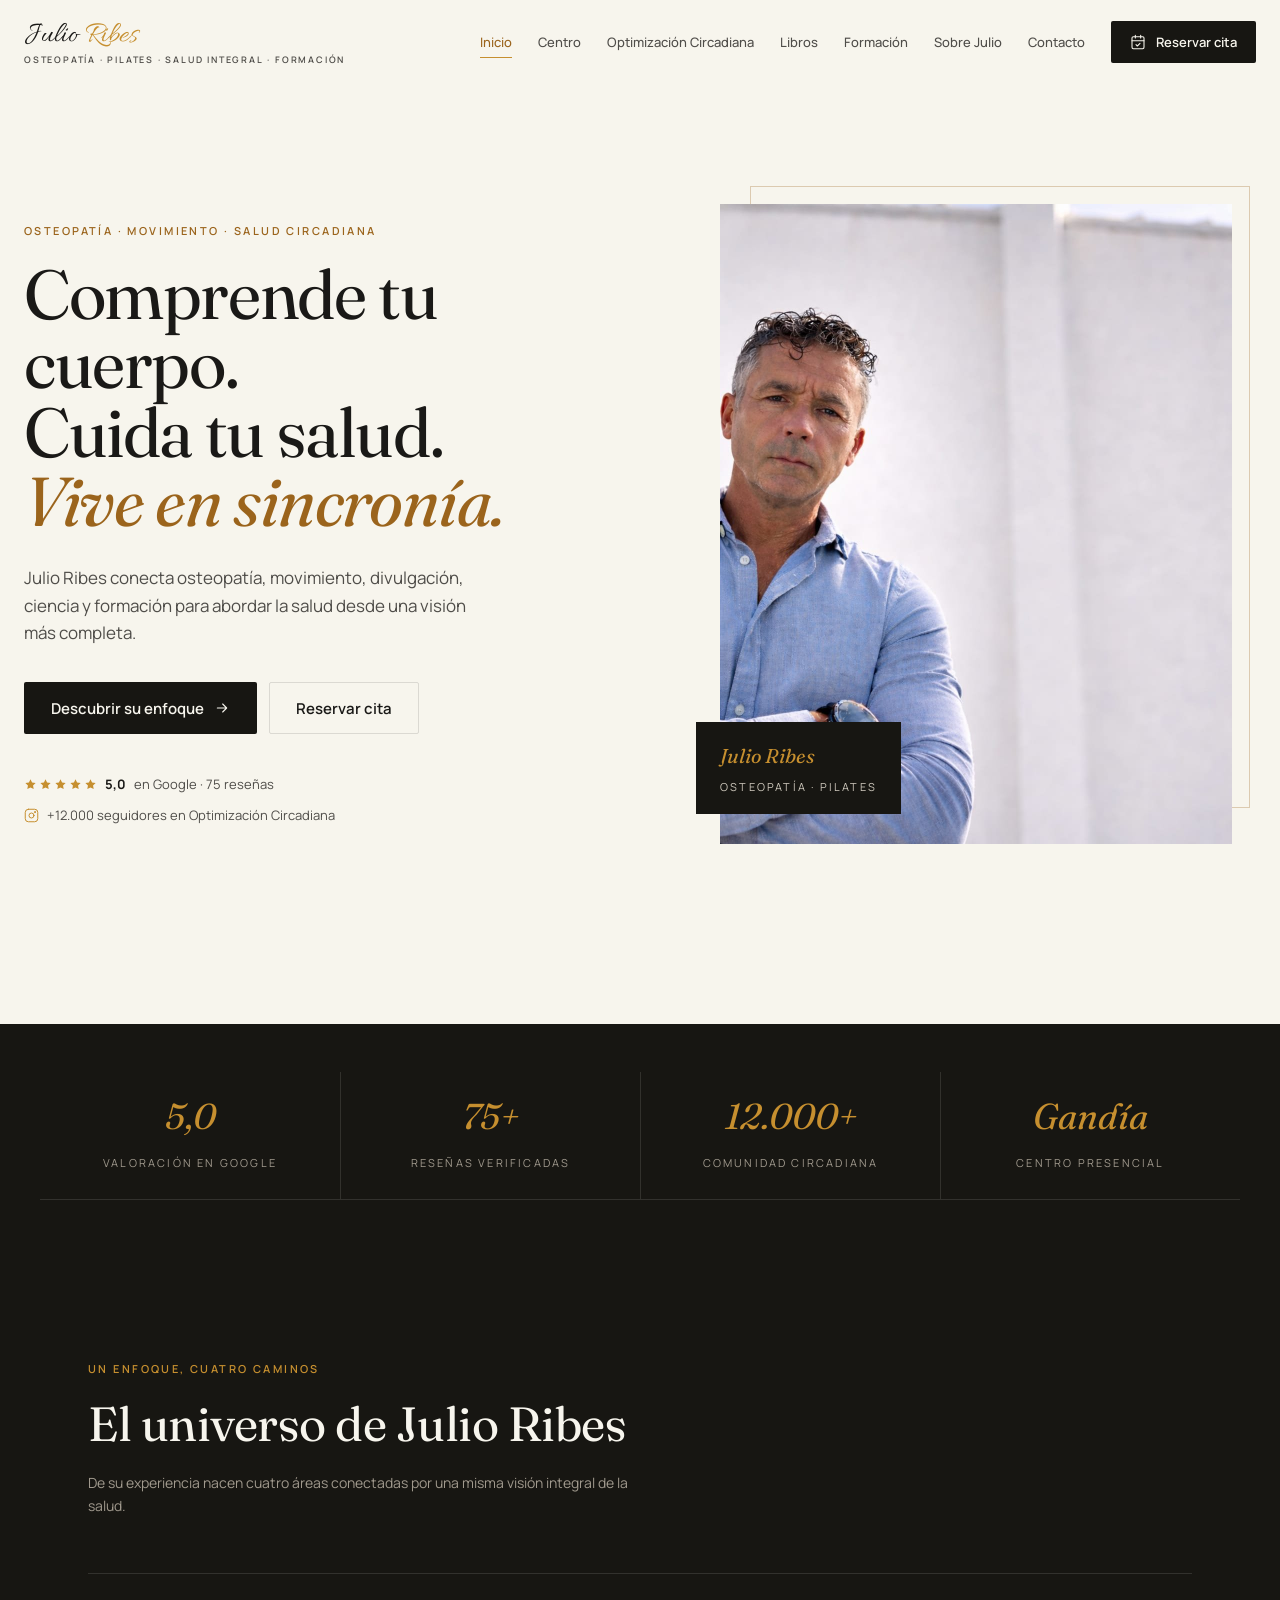
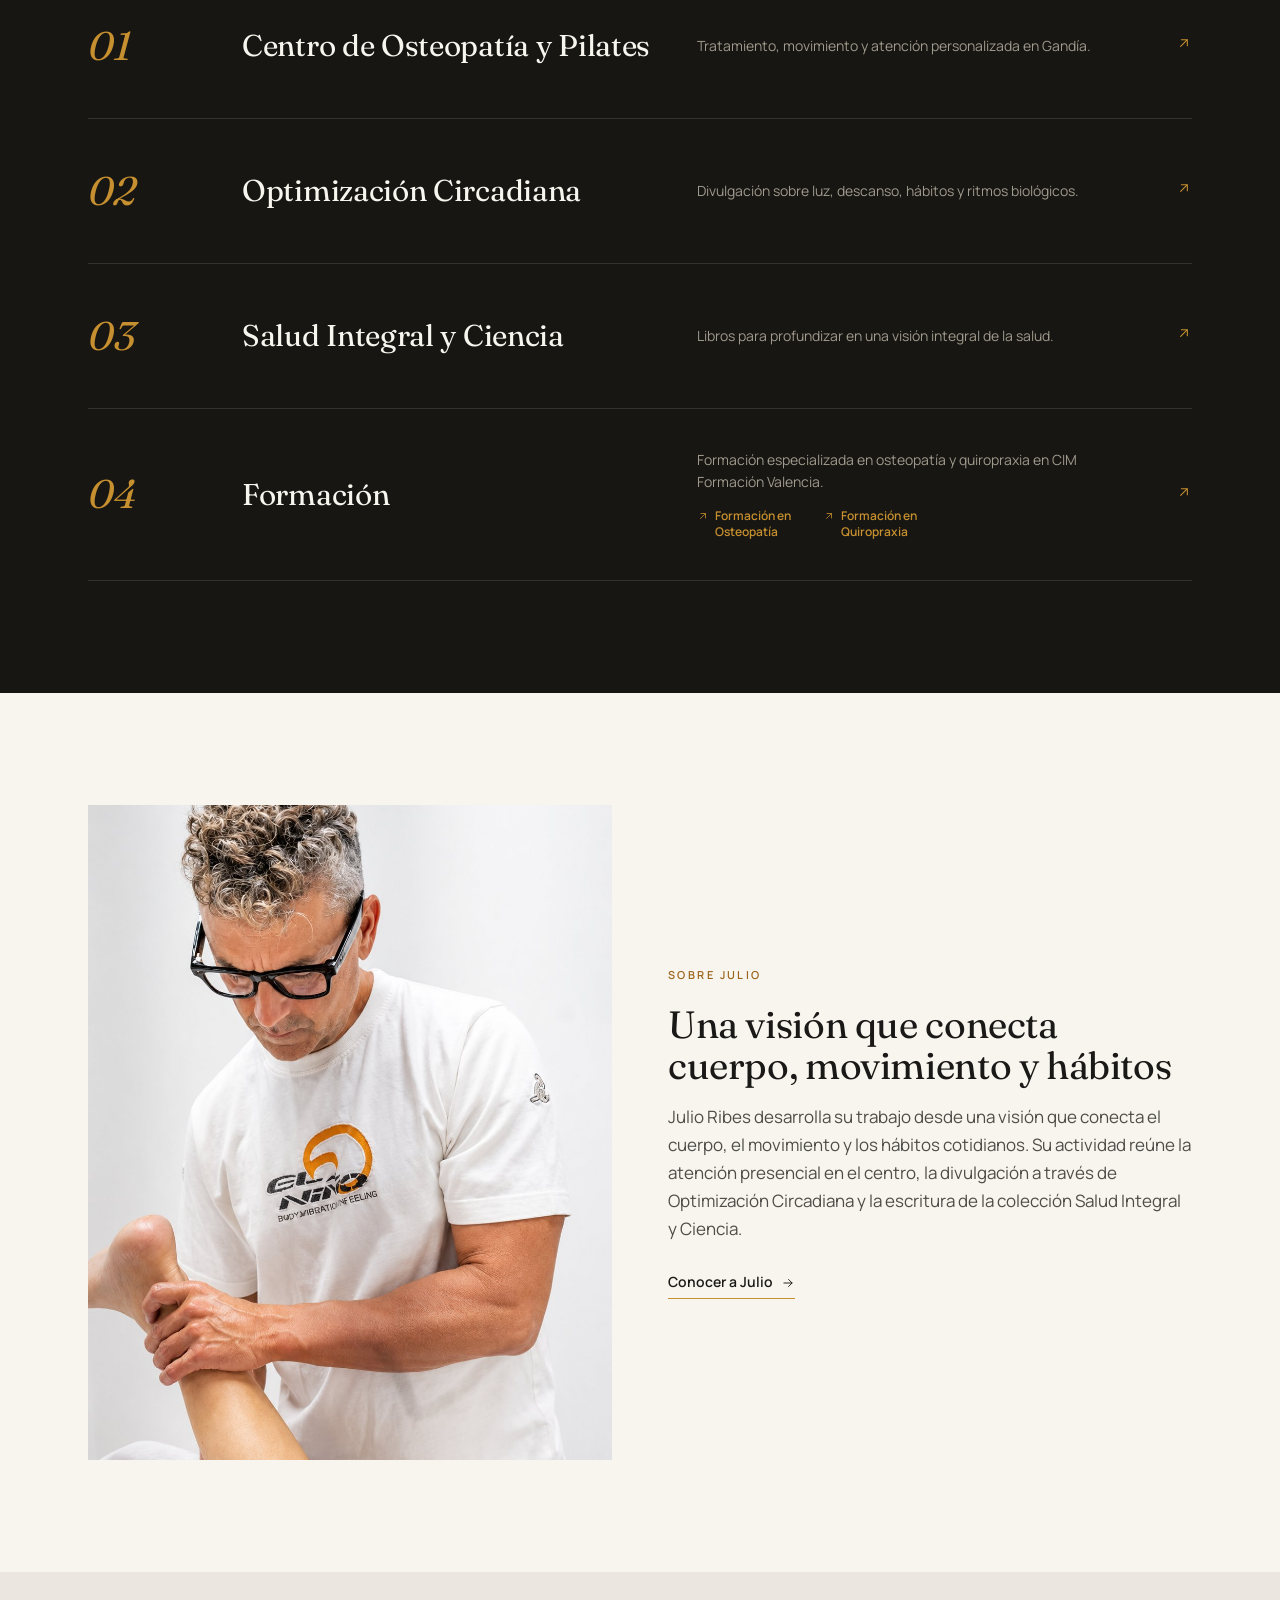
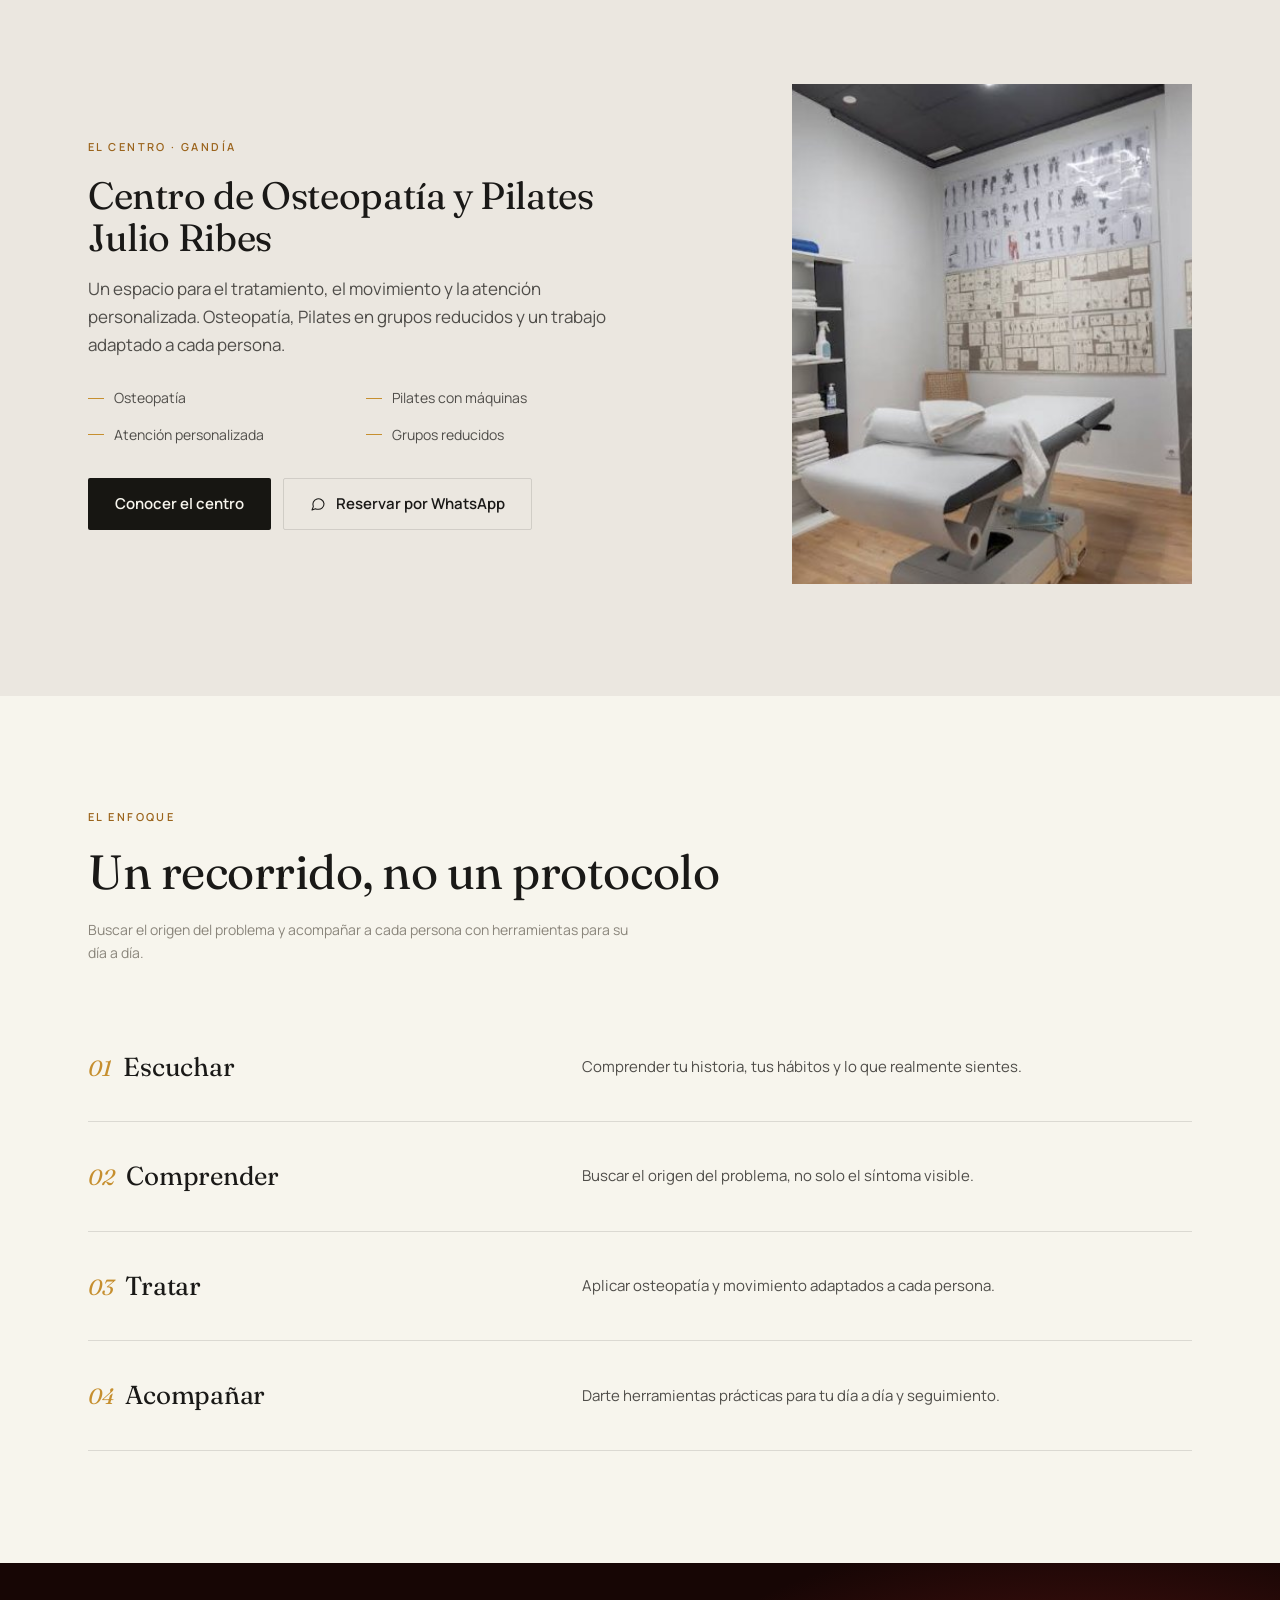
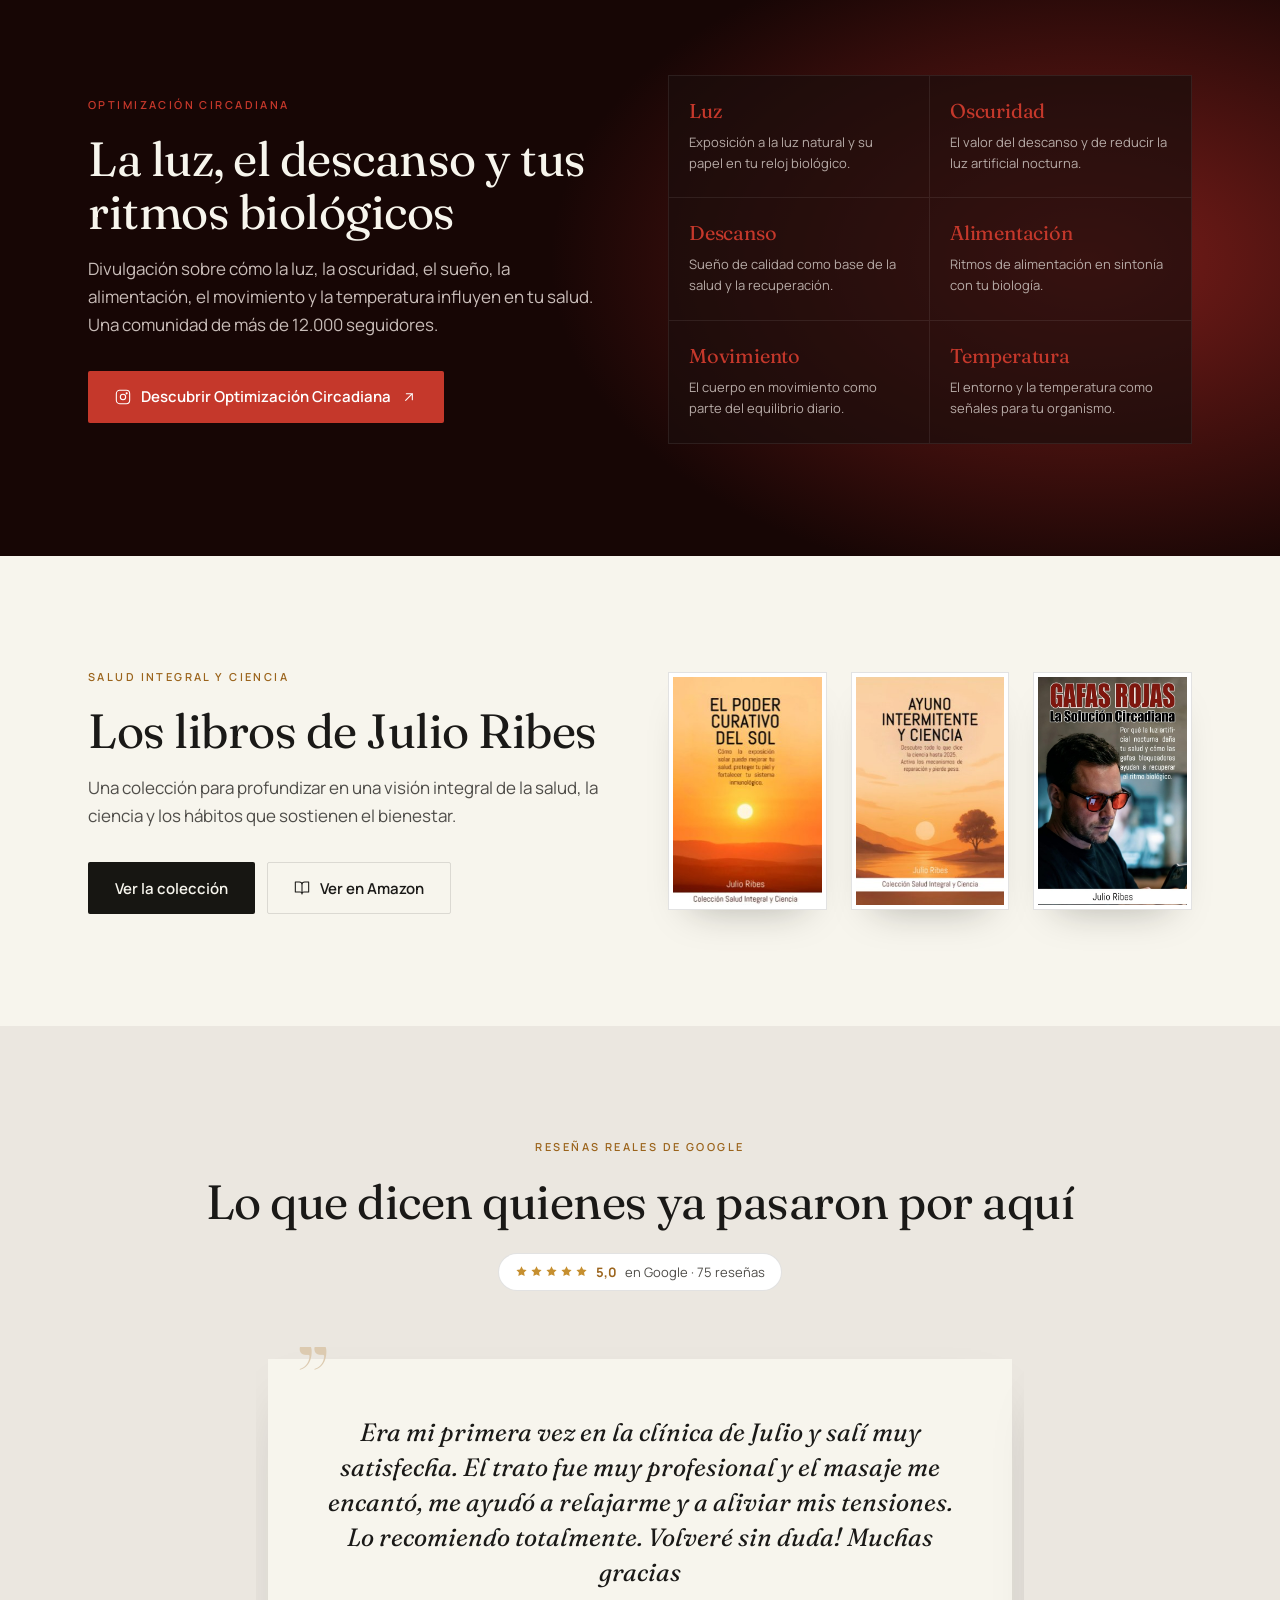
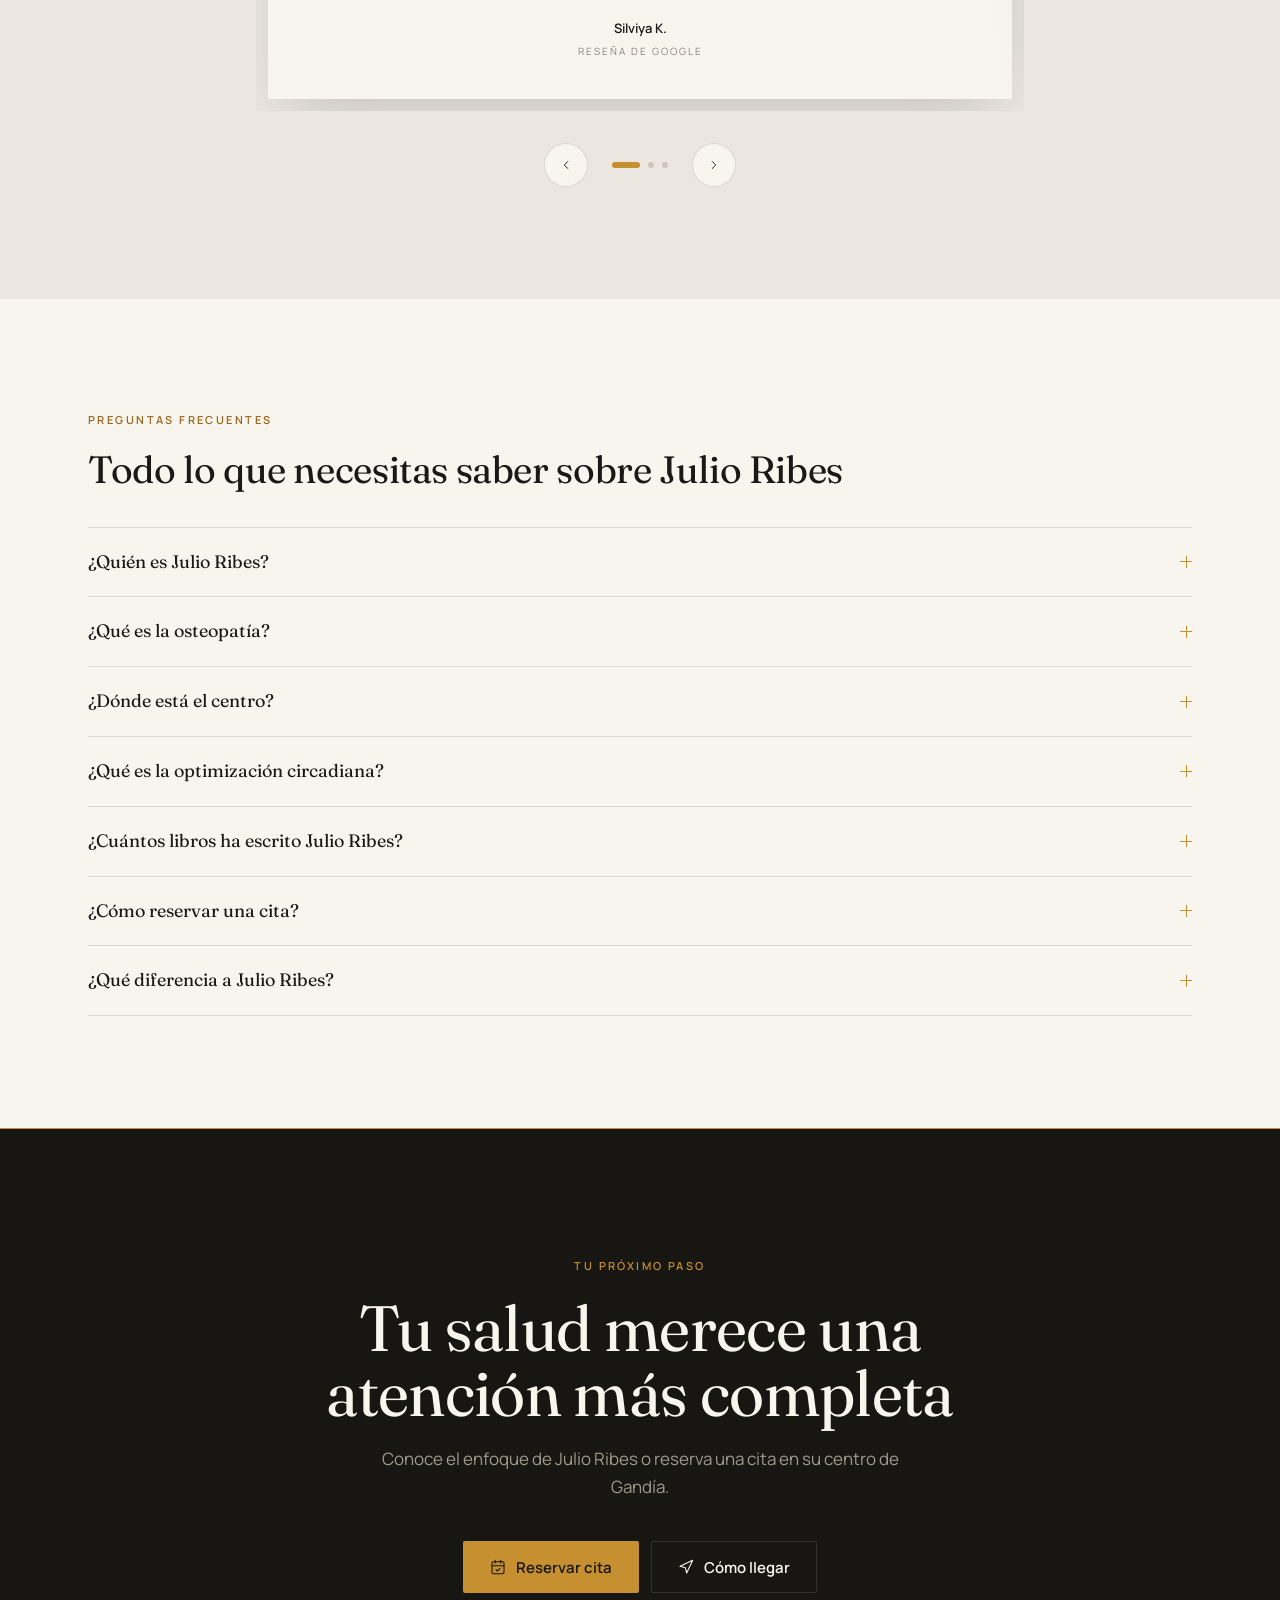
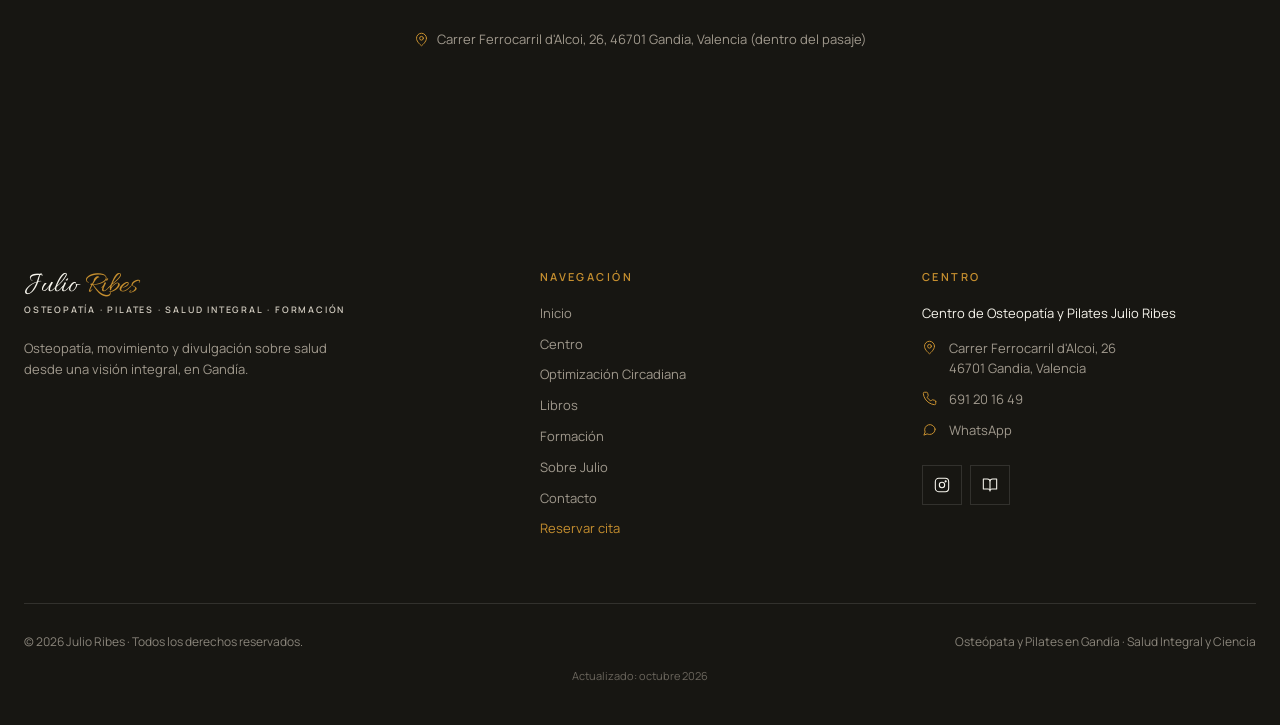
<file: index.html>
<!DOCTYPE html>
<html lang="es">
<head>
  <meta charset="UTF-8">
  <meta name="viewport" content="width=device-width, initial-scale=1.0">
  <title>Julio Ribes · Osteopatía, Pilates, Salud Integral y Formación en Gandía</title>
  <meta name="description" content="Julio Ribes conecta osteopatía, movimiento, divulgación, ciencia y formación para abordar la salud desde una visión más completa. Centro en Gandía.">
  <link rel="canonical" href="https://julioribes.es/">
  <meta property="og:type" content="website">
  <meta property="og:locale" content="es_ES">
  <meta property="og:site_name" content="Julio Ribes">
  <meta property="og:url" content="https://julioribes.es/">
  <meta property="og:title" content="Julio Ribes · Osteopatía, Pilates, Salud Integral y Formación en Gandía">
  <meta property="og:description" content="Julio Ribes conecta osteopatía, movimiento, divulgación, ciencia y formación para abordar la salud desde una visión más completa. Centro en Gandía.">
  <meta property="og:image" content="https://julioribes.es/img/julio/julio-hero.jpg">
  <meta name="twitter:card" content="summary_large_image">
  <meta name="twitter:title" content="Julio Ribes · Osteopatía, Pilates, Salud Integral y Formación en Gandía">
  <meta name="twitter:description" content="Julio Ribes conecta osteopatía, movimiento, divulgación, ciencia y formación para abordar la salud desde una visión más completa. Centro en Gandía.">
  <meta name="twitter:image" content="https://julioribes.es/img/julio/julio-hero.jpg">
  <link rel="icon" href="favicon.ico" sizes="48x48">
  <link rel="icon" type="image/jpeg" href="img/favicon.jpg">
  <link rel="preconnect" href="https://fonts.googleapis.com">
  <link rel="preconnect" href="https://fonts.gstatic.com" crossorigin>
  <link href="https://fonts.googleapis.com/css2?family=Allura&family=Fraunces:ital,opsz,wght@0,9..144,400;1,9..144,400&family=Manrope:wght@400;500;600&display=swap" rel="stylesheet">
  <link rel="stylesheet" href="css/base.css">
  <link rel="stylesheet" href="css/layout.css">
  <link rel="stylesheet" href="css/components.css">
  <link rel="stylesheet" href="css/pages.css">
  <link rel="stylesheet" href="css/responsive.css">
  <script type="application/ld+json">
{
  "@context": "https://schema.org",
  "@graph": [
    {
      "@type": "WebSite",
      "@id": "https://julioribes.es/#website",
      "name": "Julio Ribes",
      "url": "https://julioribes.es/",
      "inLanguage": "es",
      "publisher": {
        "@id": "https://julioribes.es/#julio-ribes"
      }
    },
    {
      "@type": "Person",
      "@id": "https://julioribes.es/#julio-ribes",
      "name": "Julio Ribes",
      "jobTitle": "Osteópata y profesor de Pilates",
      "description": "Osteópata colegiado, profesor de Pilates con máquinas, divulgador en Optimización Circadiana, autor de la colección Salud Integral y Ciencia y docente en CIM Formación Valencia.",
      "url": "https://julioribes.es/sobre-julio.html",
      "image": "https://julioribes.es/img/julio/julio-retrato.jpg",
      "identifier": {
        "@type": "PropertyValue",
        "name": "Número de colegiado",
        "value": "464609988"
      },
      "knowsAbout": [
        "Osteopatía",
        "Pilates",
        "Ritmos circadianos",
        "Salud integral"
      ],
      "worksFor": {
        "@id": "https://julioribes.es/#centro"
      },
      "sameAs": [
        "https://www.instagram.com/optimizacioncircadiana/",
        "https://www.amazon.es/Julio-Ribes/e/B0F91G8CJY",
        "https://share.google/BN2RBKUk3tENMYUAp"
      ]
    },
    {
      "@type": "MedicalBusiness",
      "@id": "https://julioribes.es/#centro",
      "name": "Centro de Osteopatía y Pilates Julio Ribes",
      "url": "https://julioribes.es/centro.html",
      "image": "https://julioribes.es/img/centro/centro-entrada.jpg",
      "telephone": "+34691201649",
      "address": {
        "@type": "PostalAddress",
        "streetAddress": "Carrer Ferrocarril d'Alcoi, 26",
        "addressLocality": "Gandia",
        "addressRegion": "Valencia",
        "postalCode": "46701",
        "addressCountry": "ES"
      },
      "hasMap": "https://www.google.com/maps/search/?api=1&query=Carrer+Ferrocarril+d%27Alcoi+26%2C+46701+Gandia",
      "openingHoursSpecification": [
        {
          "@type": "OpeningHoursSpecification",
          "dayOfWeek": [
            "Monday",
            "Wednesday"
          ],
          "opens": "15:00",
          "closes": "22:00"
        },
        {
          "@type": "OpeningHoursSpecification",
          "dayOfWeek": [
            "Tuesday",
            "Thursday"
          ],
          "opens": "12:00",
          "closes": "17:30"
        }
      ],
      "founder": {
        "@id": "https://julioribes.es/#julio-ribes"
      },
      "employee": {
        "@id": "https://julioribes.es/#julio-ribes"
      },
      "medicalSpecialty": "Osteopathic",
      "aggregateRating": {
        "@type": "AggregateRating",
        "ratingValue": "5.0",
        "bestRating": "5",
        "reviewCount": "75"
      },
      "review": [
        {
          "@type": "Review",
          "author": {
            "@type": "Person",
            "name": "Silviya K."
          },
          "reviewBody": "Era mi primera vez en la clínica de Julio y salí muy satisfecha. El trato fue muy profesional y el masaje me encantó, me ayudó a relajarme y a aliviar mis tensiones. Lo recomiendo totalmente. Volveré sin duda! Muchas gracias",
          "reviewRating": {
            "@type": "Rating",
            "ratingValue": "5",
            "bestRating": "5"
          },
          "itemReviewed": {
            "@id": "https://julioribes.es/#centro"
          },
          "publisher": {
            "@type": "Organization",
            "name": "Google"
          }
        },
        {
          "@type": "Review",
          "author": {
            "@type": "Person",
            "name": "Susana T."
          },
          "reviewBody": "Julio es un gran profesional que encuentra de donde viene el problema para dar la mejor solución. No ha fallado en ninguno de mis diagnósticos y para mi, tanto él como su equipo son los mejores. Recomendable al 100000%",
          "reviewRating": {
            "@type": "Rating",
            "ratingValue": "5",
            "bestRating": "5"
          },
          "itemReviewed": {
            "@id": "https://julioribes.es/#centro"
          },
          "publisher": {
            "@type": "Organization",
            "name": "Google"
          }
        },
        {
          "@type": "Review",
          "author": {
            "@type": "Person",
            "name": "Debora A."
          },
          "reviewBody": "Son muy buenos. Siempre atentos y ofreciendo lo mejor. Cuidándote hasta el último detalle. Son muchos años ya, y estoy encantada. Recomiendo 100% a estos increíbles profesionales.",
          "reviewRating": {
            "@type": "Rating",
            "ratingValue": "5",
            "bestRating": "5"
          },
          "itemReviewed": {
            "@id": "https://julioribes.es/#centro"
          },
          "publisher": {
            "@type": "Organization",
            "name": "Google"
          }
        }
      ],
      "sameAs": [
        "https://www.instagram.com/optimizacioncircadiana/",
        "https://share.google/BN2RBKUk3tENMYUAp"
      ]
    },
    {
      "@type": "Organization",
      "@id": "https://julioribes.es/#optimizacion-circadiana",
      "name": "Optimización Circadiana",
      "url": "https://julioribes.es/optimizacion-circadiana.html",
      "founder": {
        "@id": "https://julioribes.es/#julio-ribes"
      },
      "sameAs": [
        "https://www.instagram.com/optimizacioncircadiana/"
      ]
    },
    {
      "@type": "WebPage",
      "@id": "https://julioribes.es/index.html#webpage",
      "url": "https://julioribes.es/",
      "name": "Julio Ribes · Osteopatía, Pilates, Salud Integral y Formación en Gandía",
      "description": "Julio Ribes conecta osteopatía, movimiento, divulgación, ciencia y formación para abordar la salud desde una visión más completa. Centro en Gandía.",
      "inLanguage": "es",
      "isPartOf": {
        "@id": "https://julioribes.es/#website"
      },
      "primaryImageOfPage": "https://julioribes.es/img/julio/julio-hero.jpg",
      "about": {
        "@id": "https://julioribes.es/#julio-ribes"
      }
    },
    {
      "@type": "FAQPage",
      "mainEntity": [
        {
          "@type": "Question",
          "name": "¿Quién es Julio Ribes?",
          "acceptedAnswer": {
            "@type": "Answer",
            "text": "Osteópata y profesor de Pilates en Gandía (Valencia). Dirige el Centro de Osteopatía y Pilates Julio Ribes, divulga sobre ritmos biológicos en Optimización Circadiana, es autor de la colección Salud Integral y Ciencia y forma a futuros profesionales en CIM Formación Valencia."
          }
        },
        {
          "@type": "Question",
          "name": "¿Qué es la osteopatía?",
          "acceptedAnswer": {
            "@type": "Answer",
            "text": "Una disciplina de salud manual que valora el cuerpo de forma global y busca el origen de las molestias, no solo el síntoma, mediante técnicas que trabajan la movilidad de los tejidos."
          }
        },
        {
          "@type": "Question",
          "name": "¿Dónde está el centro?",
          "acceptedAnswer": {
            "@type": "Answer",
            "text": "En Carrer Ferrocarril d'Alcoi, 26, 46701 Gandia (Valencia), dentro del pasaje."
          }
        },
        {
          "@type": "Question",
          "name": "¿Qué es la optimización circadiana?",
          "acceptedAnswer": {
            "@type": "Answer",
            "text": "Un conjunto de hábitos de luz, oscuridad, descanso, alimentación, movimiento y temperatura que sincronizan el reloj biológico con los ciclos naturales para favorecer la salud y la energía."
          }
        },
        {
          "@type": "Question",
          "name": "¿Cuántos libros ha escrito Julio Ribes?",
          "acceptedAnswer": {
            "@type": "Answer",
            "text": "Doce: ocho en español dentro de la colección Salud Integral y Ciencia y cuatro en inglés dentro de Integral Health and Science. Todos están disponibles en Amazon."
          }
        },
        {
          "@type": "Question",
          "name": "¿Cómo reservar una cita?",
          "acceptedAnswer": {
            "@type": "Answer",
            "text": "Por WhatsApp o llamando al 691 20 16 49. También puedes usar el botón «Reservar cita» de la cabecera."
          }
        },
        {
          "@type": "Question",
          "name": "¿Qué diferencia a Julio Ribes?",
          "acceptedAnswer": {
            "@type": "Answer",
            "text": "Una visión integral que conecta tratamiento manual, movimiento, hábitos cotidianos y divulgación con base científica, con atención personalizada y grupos reducidos."
          }
        }
      ]
    }
  ]
}
  </script>
</head>
<body>
  <header class="site-header">
    <div class="container container--wide site-header__inner">
      <a class="brand" href="index.html" aria-label="Julio Ribes, inicio">
          <span class="brand__name">Julio <span>Ribes</span></span>
          <span class="brand__tagline">Osteopatía · Pilates · Salud Integral · Formación</span>
        </a>
      <button class="nav-toggle" type="button" aria-expanded="false" aria-controls="site-nav" aria-label="Abrir menú">
        <span></span><span></span><span></span>
      </button>
      <nav class="site-nav" id="site-nav" aria-label="Principal">
        <ul class="site-nav__list">
            <li><a class="site-nav__link" href="index.html" aria-current="page">Inicio</a></li>
            <li><a class="site-nav__link" href="centro.html">Centro</a></li>
            <li><a class="site-nav__link" href="optimizacion-circadiana.html">Optimización Circadiana</a></li>
            <li><a class="site-nav__link" href="libros.html">Libros</a></li>
            <li><a class="site-nav__link" href="formacion.html">Formación</a></li>
            <li><a class="site-nav__link" href="sobre-julio.html">Sobre Julio</a></li>
            <li><a class="site-nav__link" href="contacto.html">Contacto</a></li>
        </ul>
        <a class="btn btn--dark" href="reservar.html"><svg class="icon" viewBox="0 0 24 24" aria-hidden="true"><rect x="3" y="4" width="18" height="18" rx="2"/><path d="M16 2v4M8 2v4M3 10h18M9 16l2 2 4-4"/></svg> Reservar cita</a>
      </nav>
    </div>
  </header>

  <main>
    <!-- Hero -->
    <section class="hero">
      <div class="container container--wide hero__grid">
        <div class="reveal">
          <span class="eyebrow">Osteopatía · Movimiento · Salud circadiana</span>
          <h1 class="hero__title">Comprende tu cuerpo.<br>Cuida tu salud.<br><em>Vive en sincronía.</em></h1>
          <p class="hero__lead">Julio Ribes conecta osteopatía, movimiento, divulgación, ciencia y formación para abordar la salud desde una visión más completa.</p>
          <div class="btn-group hero__actions">
            <a class="btn btn--dark" href="sobre-julio.html">Descubrir su enfoque <svg class="icon" viewBox="0 0 24 24" aria-hidden="true"><path d="M5 12h14M13 6l6 6-6 6"/></svg></a>
            <a class="btn btn--outline" href="reservar.html">Reservar cita</a>
          </div>
          <div class="hero__proof">
            <p class="proof-item"><span class="stars" aria-label="5 estrellas"><svg viewBox="0 0 24 24" aria-hidden="true"><path d="M12 2.5l2.9 6 6.6.9-4.8 4.6 1.2 6.5L12 17.4 6.1 20.5l1.2-6.5L2.5 9.4l6.6-.9z"/></svg><svg viewBox="0 0 24 24" aria-hidden="true"><path d="M12 2.5l2.9 6 6.6.9-4.8 4.6 1.2 6.5L12 17.4 6.1 20.5l1.2-6.5L2.5 9.4l6.6-.9z"/></svg><svg viewBox="0 0 24 24" aria-hidden="true"><path d="M12 2.5l2.9 6 6.6.9-4.8 4.6 1.2 6.5L12 17.4 6.1 20.5l1.2-6.5L2.5 9.4l6.6-.9z"/></svg><svg viewBox="0 0 24 24" aria-hidden="true"><path d="M12 2.5l2.9 6 6.6.9-4.8 4.6 1.2 6.5L12 17.4 6.1 20.5l1.2-6.5L2.5 9.4l6.6-.9z"/></svg><svg viewBox="0 0 24 24" aria-hidden="true"><path d="M12 2.5l2.9 6 6.6.9-4.8 4.6 1.2 6.5L12 17.4 6.1 20.5l1.2-6.5L2.5 9.4l6.6-.9z"/></svg></span> <strong>5,0</strong> en Google · 75 reseñas</p>
            <p class="proof-item"><svg class="icon" viewBox="0 0 24 24" aria-hidden="true"><rect x="2" y="2" width="20" height="20" rx="5"/><circle cx="12" cy="12" r="4"/><circle cx="17.5" cy="6.5" r=".8" fill="currentColor"/></svg> +12.000 seguidores en Optimización Circadiana</p>
          </div>
        </div>
        <figure class="hero__figure reveal">
          <img src="img/julio/julio-hero.jpg" alt="Julio Ribes, osteópata, con los brazos cruzados" width="1024" height="1536" fetchpriority="high">
          <figcaption class="hero__badge"><strong>Julio Ribes</strong><span>Osteopatía · Pilates</span></figcaption>
        </figure>
      </div>
    </section>

    <!-- Cifras -->
    <section class="stats" aria-label="Cifras">
      <div class="container container--wide">
        <ul class="stats__grid">
          <li class="stat"><span class="stat__value">5,0</span><span class="stat__label">Valoración en Google</span></li>
          <li class="stat"><span class="stat__value">75+</span><span class="stat__label">Reseñas verificadas</span></li>
          <li class="stat"><span class="stat__value">12.000+</span><span class="stat__label">Comunidad circadiana</span></li>
          <li class="stat"><span class="stat__value">Gandía</span><span class="stat__label">Centro presencial</span></li>
        </ul>
      </div>
    </section>

    <!-- El universo de Julio Ribes -->
    <section class="section section--dark" aria-labelledby="universo">
      <div class="container reveal">
        <span class="eyebrow">Un enfoque, cuatro caminos</span>
        <h2 class="title-lg" id="universo">El universo de Julio Ribes</h2>
        <p class="lead lead--sm">De su experiencia nacen cuatro áreas conectadas por una misma visión integral de la salud.</p>
        <ul class="index-list">
          <li class="index-list__item">
            <span class="index-list__num">01</span>
            <h3 class="index-list__title"><a href="centro.html">Centro de Osteopatía y Pilates</a></h3>
            <p class="index-list__desc">Tratamiento, movimiento y atención personalizada en Gandía.</p>
            <a class="index-list__arrow" href="centro.html" aria-label="Ir al centro"><svg class="icon" viewBox="0 0 24 24" aria-hidden="true"><path d="M7 17 17 7M8 7h9v9"/></svg></a>
          </li>
          <li class="index-list__item">
            <span class="index-list__num">02</span>
            <h3 class="index-list__title"><a href="optimizacion-circadiana.html">Optimización Circadiana</a></h3>
            <p class="index-list__desc">Divulgación sobre luz, descanso, hábitos y ritmos biológicos.</p>
            <a class="index-list__arrow" href="optimizacion-circadiana.html" aria-label="Ir a Optimización Circadiana"><svg class="icon" viewBox="0 0 24 24" aria-hidden="true"><path d="M7 17 17 7M8 7h9v9"/></svg></a>
          </li>
          <li class="index-list__item">
            <span class="index-list__num">03</span>
            <h3 class="index-list__title"><a href="libros.html">Salud Integral y Ciencia</a></h3>
            <p class="index-list__desc">Libros para profundizar en una visión integral de la salud.</p>
            <a class="index-list__arrow" href="libros.html" aria-label="Ir a los libros"><svg class="icon" viewBox="0 0 24 24" aria-hidden="true"><path d="M7 17 17 7M8 7h9v9"/></svg></a>
          </li>
          <li class="index-list__item">
            <span class="index-list__num">04</span>
            <h3 class="index-list__title"><a href="formacion.html">Formación</a></h3>
            <div class="index-list__desc">
              <p>Formación especializada en osteopatía y quiropraxia en CIM Formación Valencia.</p>
              <div class="index-list__links">
                <a class="link-gold" href="https://www.cimformacion.com/" target="_blank" rel="noopener"><svg class="icon" viewBox="0 0 24 24" aria-hidden="true"><path d="M7 17 17 7M8 7h9v9"/></svg> Formación en<br>Osteopatía</a>
                <a class="link-gold" href="https://www.cimformacion.com/" target="_blank" rel="noopener"><svg class="icon" viewBox="0 0 24 24" aria-hidden="true"><path d="M7 17 17 7M8 7h9v9"/></svg> Formación en<br>Quiropraxia</a>
              </div>
            </div>
            <a class="index-list__arrow" href="formacion.html" aria-label="Ir a formación"><svg class="icon" viewBox="0 0 24 24" aria-hidden="true"><path d="M7 17 17 7M8 7h9v9"/></svg></a>
          </li>
        </ul>
      </div>
    </section>

    <!-- Sobre Julio -->
    <section class="section" aria-labelledby="sobre">
      <div class="container split reveal">
        <div class="split__media">
          <img src="img/julio/julio-tratamiento.jpg" alt="Julio Ribes realizando un tratamiento de osteopatía" width="1021" height="1540" loading="lazy">
        </div>
        <div class="split__body">
          <span class="eyebrow">Sobre Julio</span>
          <h2 class="title-md" id="sobre">Una visión que conecta cuerpo, movimiento y hábitos</h2>
          <p class="lead">Julio Ribes desarrolla su trabajo desde una visión que conecta el cuerpo, el movimiento y los hábitos cotidianos. Su actividad reúne la atención presencial en el centro, la divulgación a través de Optimización Circadiana y la escritura de la colección Salud Integral y Ciencia.</p>
          <a class="link-arrow" href="sobre-julio.html">Conocer a Julio <svg class="icon" viewBox="0 0 24 24" aria-hidden="true"><path d="M5 12h14M13 6l6 6-6 6"/></svg></a>
        </div>
      </div>
    </section>

    <!-- El centro -->
    <section class="section section--beige" aria-labelledby="centro">
      <div class="container split reveal">
        <div class="split__body">
          <span class="eyebrow">El centro · Gandía</span>
          <h2 class="title-md" id="centro">Centro de Osteopatía y Pilates Julio Ribes</h2>
          <p class="lead">Un espacio para el tratamiento, el movimiento y la atención personalizada. Osteopatía, Pilates en grupos reducidos y un trabajo adaptado a cada persona.</p>
          <ul class="feature-list">
            <li>Osteopatía</li>
            <li>Pilates con máquinas</li>
            <li>Atención personalizada</li>
            <li>Grupos reducidos</li>
          </ul>
          <div class="btn-group">
            <a class="btn btn--dark" href="centro.html">Conocer el centro</a>
            <a class="btn btn--outline" href="https://wa.me/34691201649" target="_blank" rel="noopener"><svg class="icon" viewBox="0 0 24 24" aria-hidden="true"><path d="M21 11.5a8.4 8.4 0 0 1-9 8.4 8.6 8.6 0 0 1-3.8-.9L3 21l2-5a8.4 8.4 0 1 1 16-4.5z"/></svg> Reservar por WhatsApp</a>
          </div>
        </div>
        <div class="split__media split__media--compact">
          <img src="img/centro/consulta-camilla.jpg" alt="Sala de consulta del centro con camilla de tratamiento" width="382" height="564" loading="lazy">
        </div>
      </div>
    </section>

    <!-- El enfoque -->
    <section class="section" aria-labelledby="enfoque">
      <div class="container reveal">
        <span class="eyebrow">El enfoque</span>
        <h2 class="title-lg" id="enfoque">Un recorrido, no un protocolo</h2>
        <p class="lead lead--sm">Buscar el origen del problema y acompañar a cada persona con herramientas para su día a día.</p>
        <ol class="steps">
          <li class="step"><h3 class="step__title"><i>01</i> Escuchar</h3><p class="step__desc">Comprender tu historia, tus hábitos y lo que realmente sientes.</p></li>
          <li class="step"><h3 class="step__title"><i>02</i> Comprender</h3><p class="step__desc">Buscar el origen del problema, no solo el síntoma visible.</p></li>
          <li class="step"><h3 class="step__title"><i>03</i> Tratar</h3><p class="step__desc">Aplicar osteopatía y movimiento adaptados a cada persona.</p></li>
          <li class="step"><h3 class="step__title"><i>04</i> Acompañar</h3><p class="step__desc">Darte herramientas prácticas para tu día a día y seguimiento.</p></li>
        </ol>
      </div>
    </section>

    <!-- Optimización Circadiana -->
    <section class="section circ-banner" aria-labelledby="circadiana">
      <div class="circ-banner__bg" aria-hidden="true"></div>
      <div class="container split reveal">
        <div class="split__body">
          <span class="eyebrow eyebrow--red">Optimización Circadiana</span>
          <h2 class="title-lg" id="circadiana">La luz, el descanso y tus ritmos biológicos</h2>
          <p class="lead">Divulgación sobre cómo la luz, la oscuridad, el sueño, la alimentación, el movimiento y la temperatura influyen en tu salud. Una comunidad de más de 12.000 seguidores.</p>
          <div class="btn-group">
            <a class="btn btn--red" href="https://www.instagram.com/optimizacioncircadiana/" target="_blank" rel="noopener"><svg class="icon" viewBox="0 0 24 24" aria-hidden="true"><rect x="2" y="2" width="20" height="20" rx="5"/><circle cx="12" cy="12" r="4"/><circle cx="17.5" cy="6.5" r=".8" fill="currentColor"/></svg> Descubrir Optimización Circadiana <svg class="icon" viewBox="0 0 24 24" aria-hidden="true"><path d="M7 17 17 7M8 7h9v9"/></svg></a>
          </div>
        </div>
        <ul class="pillars">
          <li class="pillar"><h3>Luz</h3><p>Exposición a la luz natural y su papel en tu reloj biológico.</p></li>
          <li class="pillar"><h3>Oscuridad</h3><p>El valor del descanso y de reducir la luz artificial nocturna.</p></li>
          <li class="pillar"><h3>Descanso</h3><p>Sueño de calidad como base de la salud y la recuperación.</p></li>
          <li class="pillar"><h3>Alimentación</h3><p>Ritmos de alimentación en sintonía con tu biología.</p></li>
          <li class="pillar"><h3>Movimiento</h3><p>El cuerpo en movimiento como parte del equilibrio diario.</p></li>
          <li class="pillar"><h3>Temperatura</h3><p>El entorno y la temperatura como señales para tu organismo.</p></li>
        </ul>
      </div>
    </section>

    <!-- Libros -->
    <section class="section" aria-labelledby="libros">
      <div class="container split reveal">
        <div class="split__body">
          <span class="eyebrow">Salud Integral y Ciencia</span>
          <h2 class="title-lg" id="libros">Los libros de Julio Ribes</h2>
          <p class="lead">Una colección para profundizar en una visión integral de la salud, la ciencia y los hábitos que sostienen el bienestar.</p>
          <div class="btn-group">
            <a class="btn btn--dark" href="libros.html">Ver la colección</a>
            <a class="btn btn--outline" href="https://www.amazon.es/Julio-Ribes/e/B0F91G8CJY" target="_blank" rel="noopener"><svg class="icon" viewBox="0 0 24 24" aria-hidden="true"><path d="M2 3h6a4 4 0 0 1 4 4v14a3 3 0 0 0-3-3H2zM22 3h-6a4 4 0 0 0-4 4v14a3 3 0 0 1 3-3h7z"/></svg> Ver en Amazon</a>
          </div>
        </div>
        <div class="books-preview">
          <a href="libros.html"><img src="img/libros/libro-sol-portada.jpg" alt="Portada de El poder curativo del sol" width="291" height="415" loading="lazy"></a>
          <a href="libros.html"><img src="img/libros/libro-ayuno-portada.jpg" alt="Portada de Ayuno intermitente y ciencia" width="276" height="427" loading="lazy"></a>
          <a href="libros.html"><img src="img/libros/libro-gafas-portada.jpg" alt="Portada de Gafas Rojas: La Solución Circadiana" width="1002" height="1600" loading="lazy"></a>
        </div>
      </div>
    </section>

    <section class="testimonials" aria-labelledby="resenas">
      <div class="container text-center reveal">
        <span class="eyebrow">Reseñas reales de Google</span>
        <h2 class="title-lg" id="resenas">Lo que dicen quienes ya pasaron por aquí</h2>
        <p class="rating-pill"><span class="stars" aria-label="5 estrellas"><svg viewBox="0 0 24 24" aria-hidden="true"><path d="M12 2.5l2.9 6 6.6.9-4.8 4.6 1.2 6.5L12 17.4 6.1 20.5l1.2-6.5L2.5 9.4l6.6-.9z"/></svg><svg viewBox="0 0 24 24" aria-hidden="true"><path d="M12 2.5l2.9 6 6.6.9-4.8 4.6 1.2 6.5L12 17.4 6.1 20.5l1.2-6.5L2.5 9.4l6.6-.9z"/></svg><svg viewBox="0 0 24 24" aria-hidden="true"><path d="M12 2.5l2.9 6 6.6.9-4.8 4.6 1.2 6.5L12 17.4 6.1 20.5l1.2-6.5L2.5 9.4l6.6-.9z"/></svg><svg viewBox="0 0 24 24" aria-hidden="true"><path d="M12 2.5l2.9 6 6.6.9-4.8 4.6 1.2 6.5L12 17.4 6.1 20.5l1.2-6.5L2.5 9.4l6.6-.9z"/></svg><svg viewBox="0 0 24 24" aria-hidden="true"><path d="M12 2.5l2.9 6 6.6.9-4.8 4.6 1.2 6.5L12 17.4 6.1 20.5l1.2-6.5L2.5 9.4l6.6-.9z"/></svg></span> <strong>5,0</strong> en Google · 75 reseñas</p>
        <div class="slider" data-slider>
          <div class="slider__viewport">
            <ul class="slider__track">
            <li class="slide">
              <figure class="quote-card">
                <blockquote>Era mi primera vez en la clínica de Julio y salí muy satisfecha. El trato fue muy profesional y el masaje me encantó, me ayudó a relajarme y a aliviar mis tensiones. Lo recomiendo totalmente. Volveré sin duda! Muchas gracias</blockquote>
                <figcaption><strong>Silviya K.</strong><span>Reseña de Google</span></figcaption>
              </figure>
            </li>
            <li class="slide">
              <figure class="quote-card">
                <blockquote>Julio es un gran profesional que encuentra de donde viene el problema para dar la mejor solución. No ha fallado en ninguno de mis diagnósticos y para mi, tanto él como su equipo son los mejores. Recomendable al 100000%</blockquote>
                <figcaption><strong>Susana T.</strong><span>Reseña de Google</span></figcaption>
              </figure>
            </li>
            <li class="slide">
              <figure class="quote-card">
                <blockquote>Son muy buenos. Siempre atentos y ofreciendo lo mejor. Cuidándote hasta el último detalle. Son muchos años ya, y estoy encantada. Recomiendo 100% a estos increíbles profesionales.</blockquote>
                <figcaption><strong>Debora A.</strong><span>Reseña de Google</span></figcaption>
              </figure>
            </li>
            </ul>
          </div>
          <div class="slider__controls">
            <button class="slider__btn" type="button" data-slider-prev aria-label="Reseña anterior"><svg class="icon" viewBox="0 0 24 24" aria-hidden="true"><path d="m15 18-6-6 6-6"/></svg></button>
            <div class="slider__dots"></div>
            <button class="slider__btn" type="button" data-slider-next aria-label="Reseña siguiente"><svg class="icon" viewBox="0 0 24 24" aria-hidden="true"><path d="m9 18 6-6-6-6"/></svg></button>
          </div>
        </div>
      </div>
    </section>

    <section class="section faq" aria-labelledby="faq">
      <div class="container reveal">
        <span class="eyebrow">Preguntas frecuentes</span>
        <h2 class="title-md" id="faq">Todo lo que necesitas saber sobre Julio Ribes</h2>
        <div class="faq__list">
          <details class="faq__item">
            <summary class="faq__question">¿Quién es Julio Ribes?<span class="faq__icon" aria-hidden="true"></span></summary>
            <div class="faq__answer"><p>Osteópata y profesor de Pilates en Gandía (Valencia). Dirige el Centro de Osteopatía y Pilates Julio Ribes, divulga sobre ritmos biológicos en Optimización Circadiana, es autor de la colección Salud Integral y Ciencia y forma a futuros profesionales en CIM Formación Valencia.</p></div>
          </details>
          <details class="faq__item">
            <summary class="faq__question">¿Qué es la osteopatía?<span class="faq__icon" aria-hidden="true"></span></summary>
            <div class="faq__answer"><p>Una disciplina de salud manual que valora el cuerpo de forma global y busca el origen de las molestias, no solo el síntoma, mediante técnicas que trabajan la movilidad de los tejidos.</p></div>
          </details>
          <details class="faq__item">
            <summary class="faq__question">¿Dónde está el centro?<span class="faq__icon" aria-hidden="true"></span></summary>
            <div class="faq__answer"><p>En Carrer Ferrocarril d'Alcoi, 26, 46701 Gandia (Valencia), dentro del pasaje.</p></div>
          </details>
          <details class="faq__item">
            <summary class="faq__question">¿Qué es la optimización circadiana?<span class="faq__icon" aria-hidden="true"></span></summary>
            <div class="faq__answer"><p>Un conjunto de hábitos de luz, oscuridad, descanso, alimentación, movimiento y temperatura que sincronizan el reloj biológico con los ciclos naturales para favorecer la salud y la energía.</p></div>
          </details>
          <details class="faq__item">
            <summary class="faq__question">¿Cuántos libros ha escrito Julio Ribes?<span class="faq__icon" aria-hidden="true"></span></summary>
            <div class="faq__answer"><p>Doce: ocho en español dentro de la colección Salud Integral y Ciencia y cuatro en inglés dentro de Integral Health and Science. Todos están disponibles en Amazon.</p></div>
          </details>
          <details class="faq__item">
            <summary class="faq__question">¿Cómo reservar una cita?<span class="faq__icon" aria-hidden="true"></span></summary>
            <div class="faq__answer"><p>Por WhatsApp o llamando al 691 20 16 49. También puedes usar el botón «Reservar cita» de la cabecera.</p></div>
          </details>
          <details class="faq__item">
            <summary class="faq__question">¿Qué diferencia a Julio Ribes?<span class="faq__icon" aria-hidden="true"></span></summary>
            <div class="faq__answer"><p>Una visión integral que conecta tratamiento manual, movimiento, hábitos cotidianos y divulgación con base científica, con atención personalizada y grupos reducidos.</p></div>
          </details>
        </div>
      </div>
    </section>

    <!-- CTA final -->
    <section class="cta section--dark divider-gold" aria-labelledby="cta">
      <div class="container reveal">
        <span class="eyebrow">Tu próximo paso</span>
        <h2 class="title-xl" id="cta">Tu salud merece una<br>atención más completa</h2>
        <p class="lead">Conoce el enfoque de Julio Ribes o reserva una cita en su centro de Gandía.</p>
        <div class="btn-group">
          <a class="btn btn--gold" href="reservar.html"><svg class="icon" viewBox="0 0 24 24" aria-hidden="true"><rect x="3" y="4" width="18" height="18" rx="2"/><path d="M16 2v4M8 2v4M3 10h18M9 16l2 2 4-4"/></svg> Reservar cita</a>
          <a class="btn btn--outline-light" href="https://www.google.com/maps/search/?api=1&query=Carrer+Ferrocarril+d%27Alcoi+26%2C+46701+Gandia" target="_blank" rel="noopener"><svg class="icon" viewBox="0 0 24 24" aria-hidden="true"><path d="m3 11 19-9-9 19-2-8-8-2z"/></svg> Cómo llegar</a>
        </div>
        <p class="cta__address"><svg class="icon" viewBox="0 0 24 24" aria-hidden="true"><path d="M20 10c0 6-8 12-8 12s-8-6-8-12a8 8 0 0 1 16 0z"/><circle cx="12" cy="10" r="3"/></svg> Carrer Ferrocarril d'Alcoi, 26, 46701 Gandia, Valencia (dentro del pasaje)</p>
      </div>
    </section>
  </main>

  <footer class="site-footer">
    <div class="container container--wide">
      <div class="site-footer__grid">
        <div>
          <div class="brand" aria-label="Julio Ribes, inicio">
          <span class="brand__name">Julio <span>Ribes</span></span>
          <span class="brand__tagline">Osteopatía · Pilates · Salud Integral · Formación</span>
        </div>
          <p class="site-footer__about">Osteopatía, movimiento y divulgación sobre salud desde una visión integral, en Gandía.</p>
        </div>
        <nav aria-label="Pie de página">
          <h2 class="site-footer__heading">Navegación</h2>
          <ul class="site-footer__links">
            <li><a href="index.html">Inicio</a></li>
            <li><a href="centro.html">Centro</a></li>
            <li><a href="optimizacion-circadiana.html">Optimización Circadiana</a></li>
            <li><a href="libros.html">Libros</a></li>
            <li><a href="formacion.html">Formación</a></li>
            <li><a href="sobre-julio.html">Sobre Julio</a></li>
            <li><a href="contacto.html">Contacto</a></li>
            <li><a class="is-accent" href="reservar.html">Reservar cita</a></li>
          </ul>
        </nav>
        <div>
          <h2 class="site-footer__heading">Centro</h2>
          <p class="site-footer__center">Centro de Osteopatía y Pilates Julio Ribes</p>
          <ul class="contact-lines">
            <li><svg class="icon" viewBox="0 0 24 24" aria-hidden="true"><path d="M20 10c0 6-8 12-8 12s-8-6-8-12a8 8 0 0 1 16 0z"/><circle cx="12" cy="10" r="3"/></svg><a href="https://www.google.com/maps/search/?api=1&query=Carrer+Ferrocarril+d%27Alcoi+26%2C+46701+Gandia" target="_blank" rel="noopener">Carrer Ferrocarril d'Alcoi, 26<br>46701 Gandia, Valencia</a></li>
            <li><svg class="icon" viewBox="0 0 24 24" aria-hidden="true"><path d="M22 16.9v3a2 2 0 0 1-2.2 2 19.8 19.8 0 0 1-8.6-3.1 19.5 19.5 0 0 1-6-6A19.8 19.8 0 0 1 2.1 4.2 2 2 0 0 1 4.1 2h3a2 2 0 0 1 2 1.7c.1 1 .4 1.9.7 2.8a2 2 0 0 1-.5 2.1L8.1 9.9a16 16 0 0 0 6 6l1.3-1.3a2 2 0 0 1 2.1-.4c.9.3 1.8.6 2.8.7a2 2 0 0 1 1.7 2z"/></svg><a href="tel:+34691201649">691 20 16 49</a></li>
            <li><svg class="icon" viewBox="0 0 24 24" aria-hidden="true"><path d="M21 11.5a8.4 8.4 0 0 1-9 8.4 8.6 8.6 0 0 1-3.8-.9L3 21l2-5a8.4 8.4 0 1 1 16-4.5z"/></svg><a href="https://wa.me/34691201649" target="_blank" rel="noopener">WhatsApp</a></li>
          </ul>
          <div class="social">
            <a href="https://www.instagram.com/optimizacioncircadiana/" target="_blank" rel="noopener" aria-label="Instagram de Optimización Circadiana"><svg class="icon" viewBox="0 0 24 24" aria-hidden="true"><rect x="2" y="2" width="20" height="20" rx="5"/><circle cx="12" cy="12" r="4"/><circle cx="17.5" cy="6.5" r=".8" fill="currentColor"/></svg></a>
            <a href="https://www.amazon.es/Julio-Ribes/e/B0F91G8CJY" target="_blank" rel="noopener" aria-label="Libros de Julio Ribes en Amazon"><svg class="icon" viewBox="0 0 24 24" aria-hidden="true"><path d="M2 3h6a4 4 0 0 1 4 4v14a3 3 0 0 0-3-3H2zM22 3h-6a4 4 0 0 0-4 4v14a3 3 0 0 1 3-3h7z"/></svg></a>
          </div>
        </div>
      </div>
      <div class="site-footer__bottom">
        <p>© <span data-year>2026</span> Julio Ribes · Todos los derechos reservados.</p>
        <p>Osteópata y Pilates en Gandía · Salud Integral y Ciencia</p>
      </div>
      <p class="site-footer__updated">Actualizado: octubre 2026</p>
    </div>
  </footer>

  <script src="js/nav.js" defer></script>
  <script src="js/reveal.js" defer></script>
  <script src="js/slider.js" defer></script>
  <script src="js/tabs.js" defer></script>
  <script src="js/books.js" defer></script>
  <script src="js/faq.js" defer></script>
  <script src="js/footer.js" defer></script>
  <script src="js/whatsapp.js"></script>
  <script src="https://o2solutions.es/julioribes/assets/widget.js" async data-selector='a[href="reservar.html"]' data-tel="34691201649"></script>
</body>
</html>
</file>
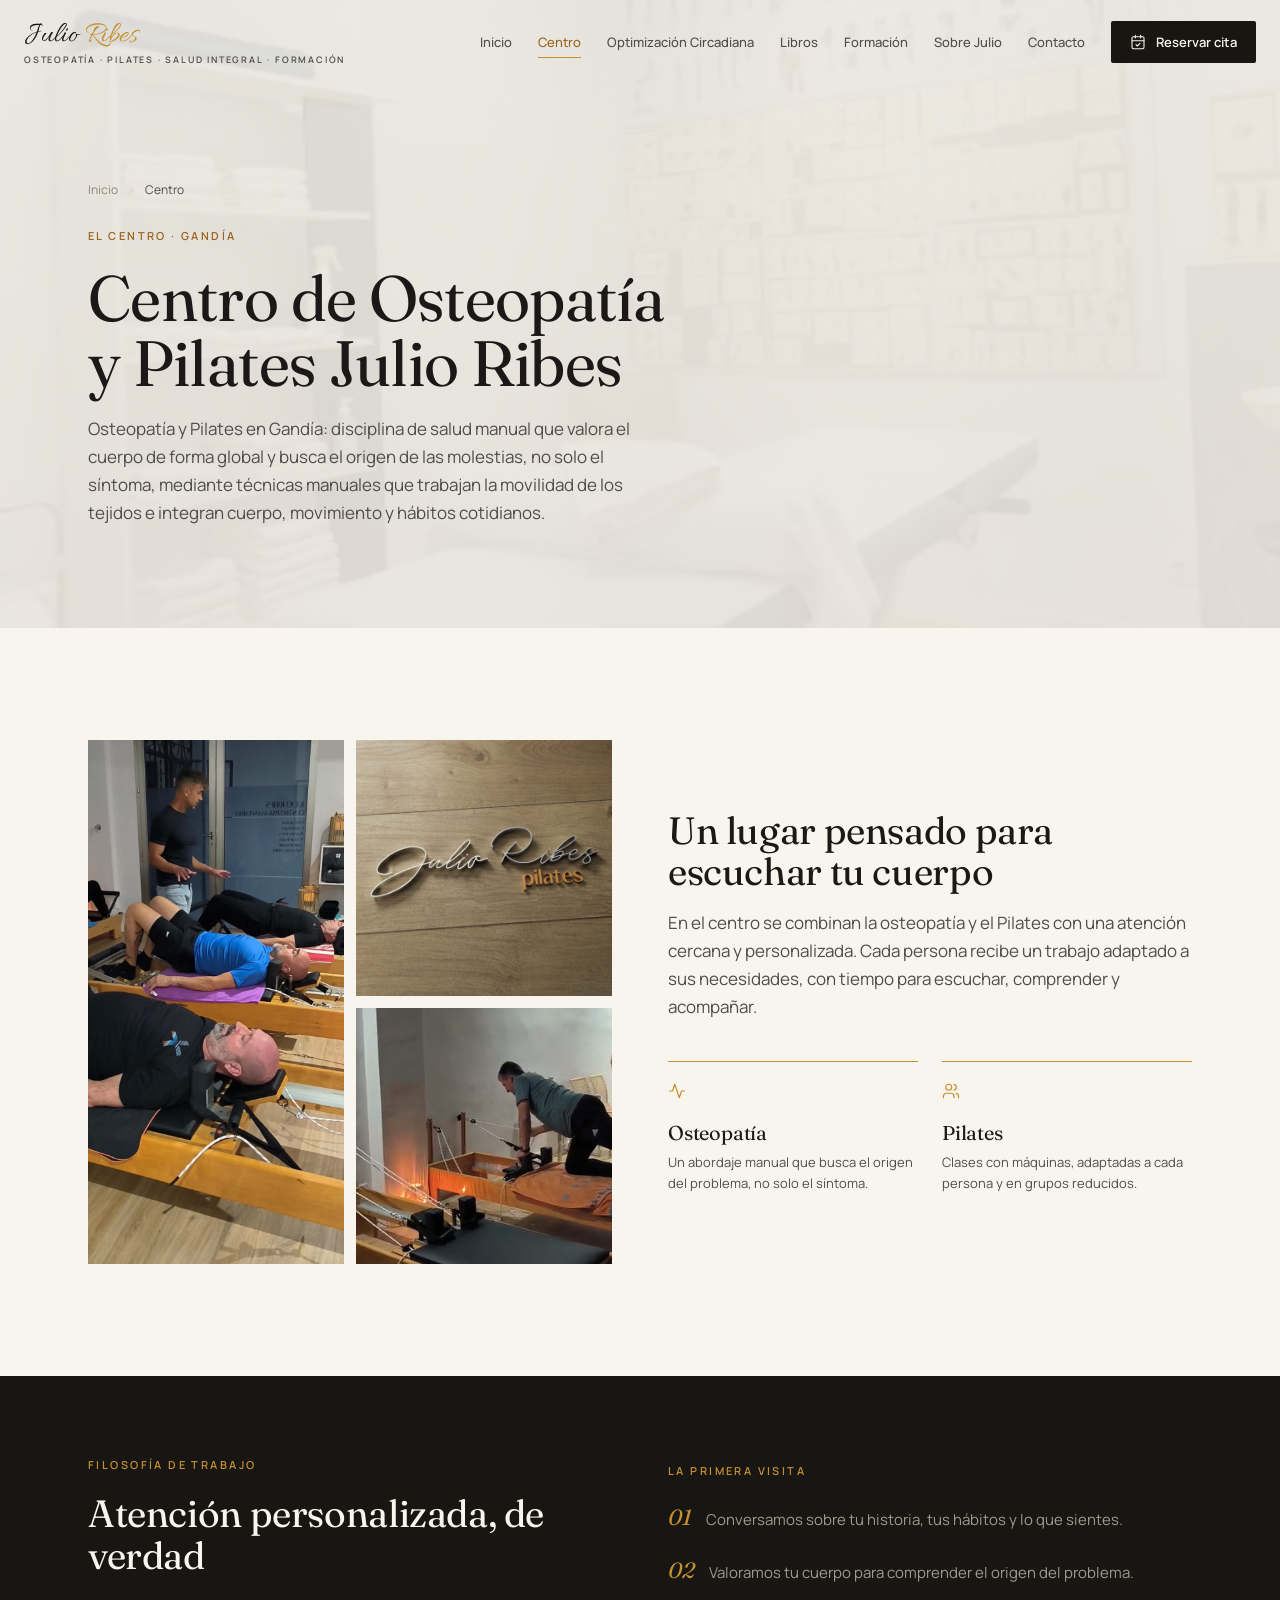
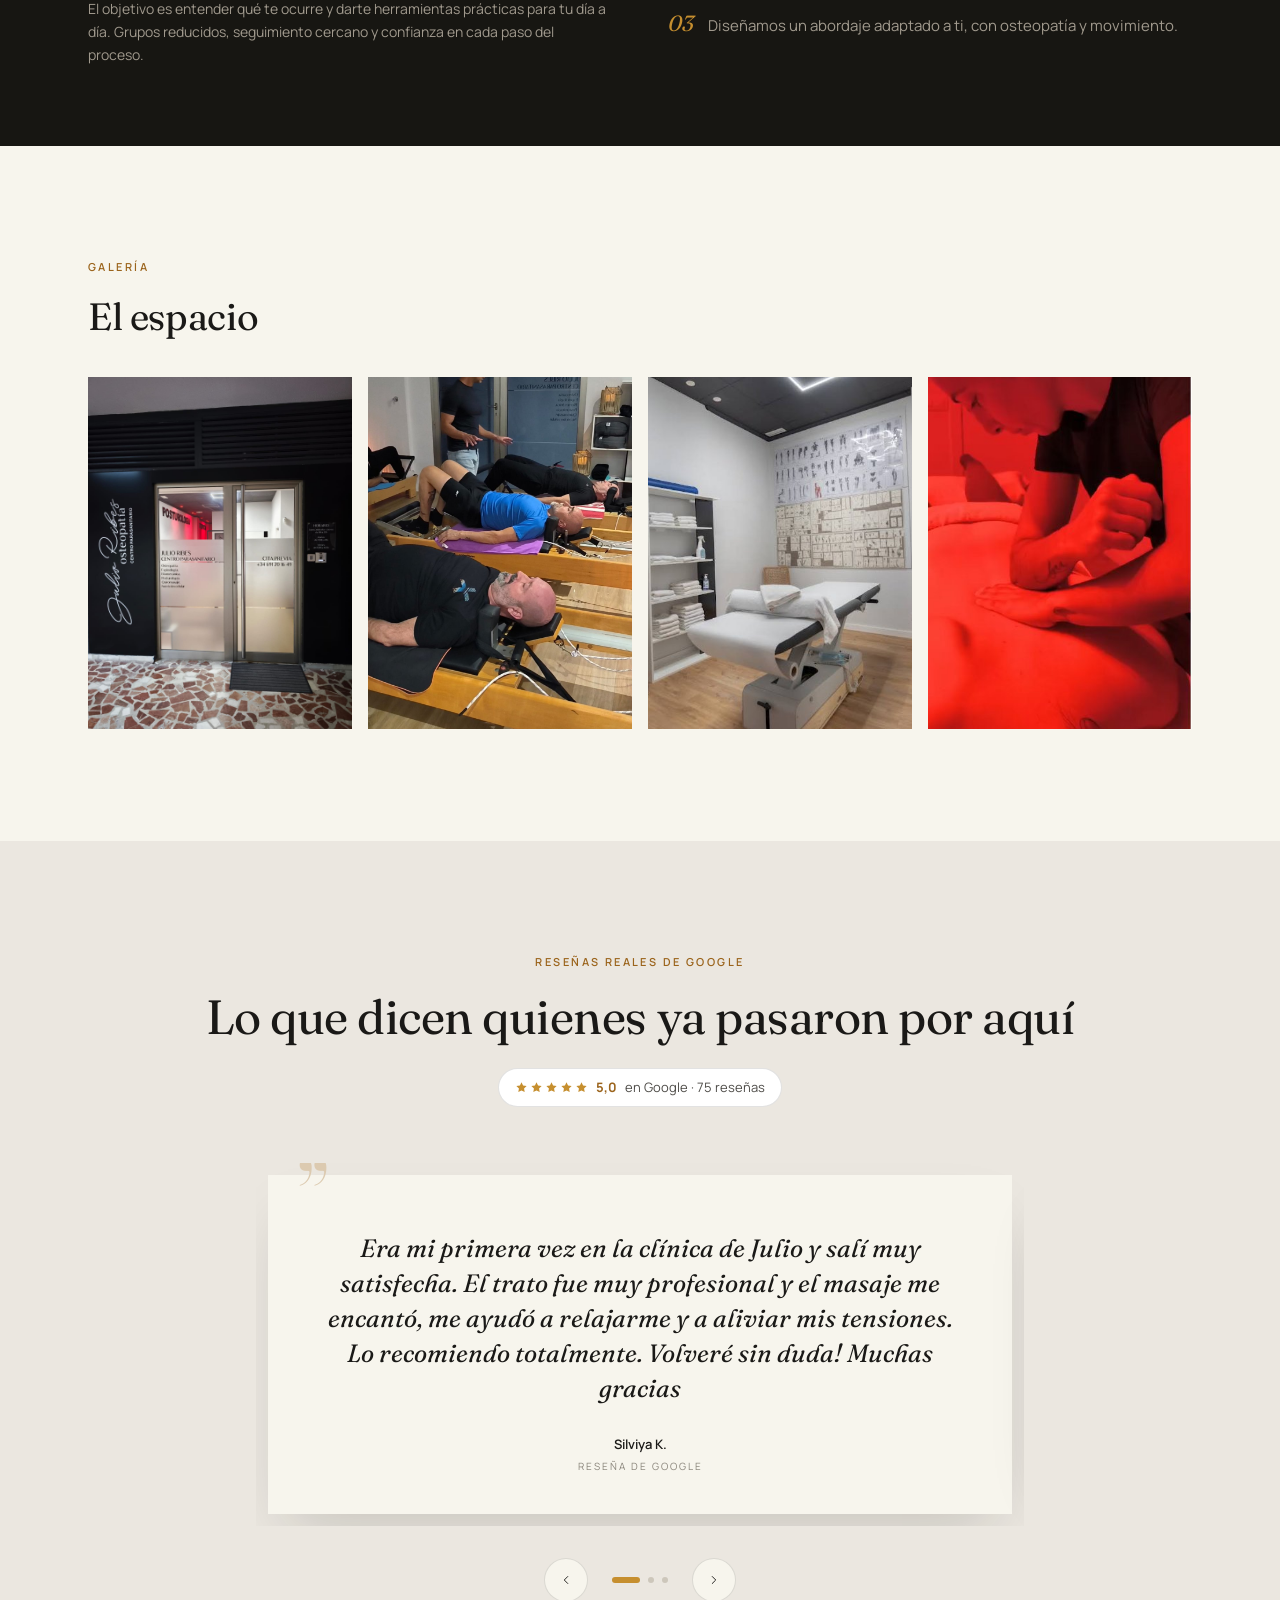
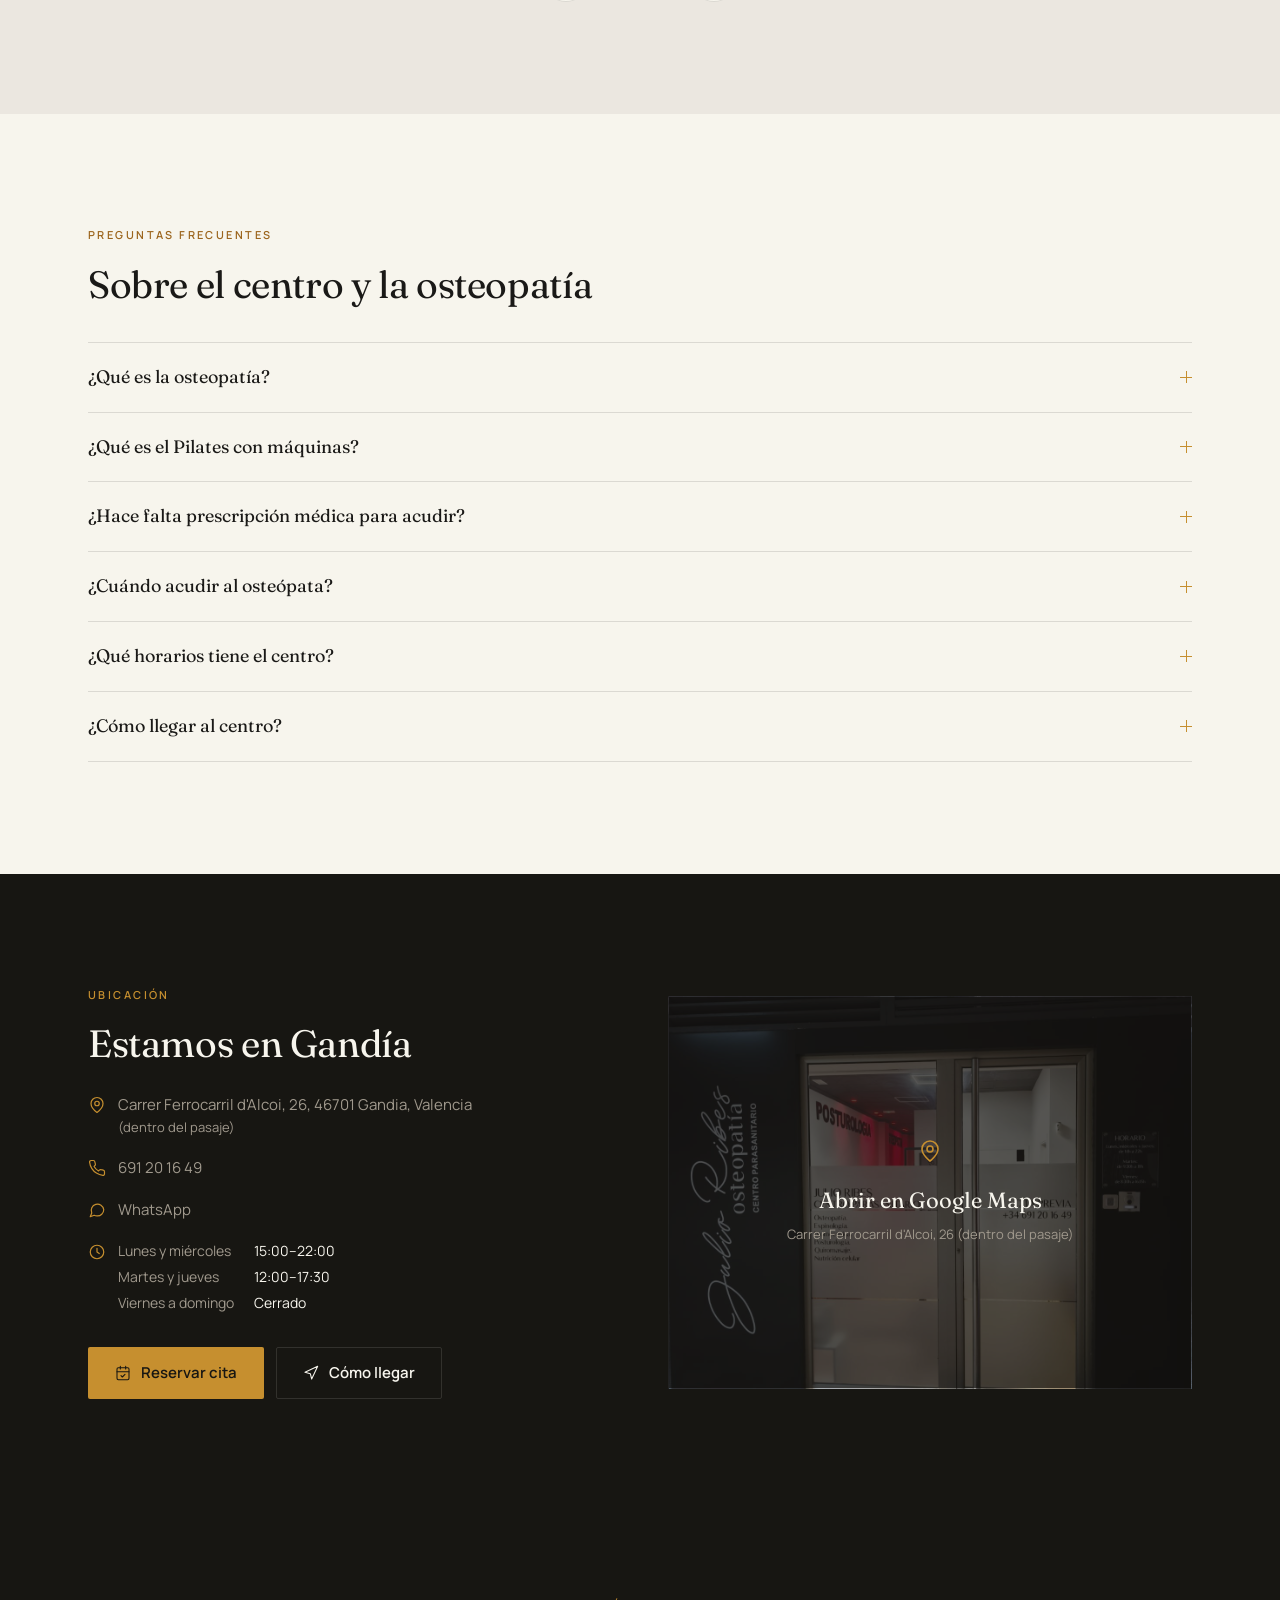
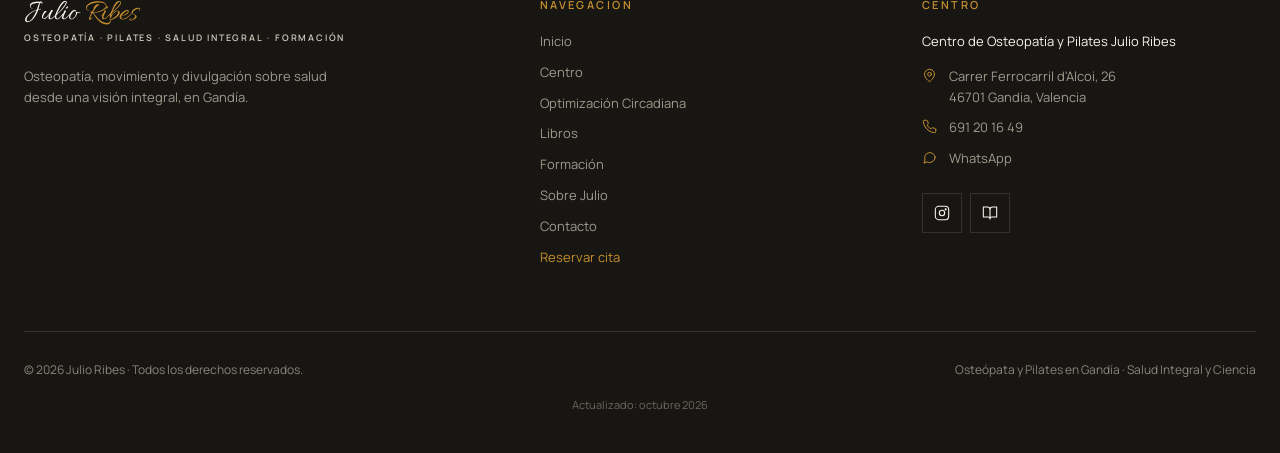
<file: centro.html>
<!DOCTYPE html>
<html lang="es">
<head>
  <meta charset="UTF-8">
  <meta name="viewport" content="width=device-width, initial-scale=1.0">
  <title>Centro de Osteopatía y Pilates Julio Ribes · Gandía</title>
  <meta name="description" content="Osteopatía y Pilates con máquinas en grupos reducidos en Gandía. Atención personalizada en el Centro de Osteopatía y Pilates Julio Ribes.">
  <link rel="canonical" href="https://julioribes.es/centro.html">
  <meta property="og:type" content="website">
  <meta property="og:locale" content="es_ES">
  <meta property="og:site_name" content="Julio Ribes">
  <meta property="og:url" content="https://julioribes.es/centro.html">
  <meta property="og:title" content="Centro de Osteopatía y Pilates Julio Ribes · Gandía">
  <meta property="og:description" content="Osteopatía y Pilates con máquinas en grupos reducidos en Gandía. Atención personalizada en el Centro de Osteopatía y Pilates Julio Ribes.">
  <meta property="og:image" content="https://julioribes.es/img/centro/centro-entrada.jpg">
  <meta name="twitter:card" content="summary_large_image">
  <meta name="twitter:title" content="Centro de Osteopatía y Pilates Julio Ribes · Gandía">
  <meta name="twitter:description" content="Osteopatía y Pilates con máquinas en grupos reducidos en Gandía. Atención personalizada en el Centro de Osteopatía y Pilates Julio Ribes.">
  <meta name="twitter:image" content="https://julioribes.es/img/centro/centro-entrada.jpg">
  <link rel="icon" href="favicon.ico" sizes="48x48">
  <link rel="icon" type="image/jpeg" href="img/favicon.jpg">
  <link rel="preconnect" href="https://fonts.googleapis.com">
  <link rel="preconnect" href="https://fonts.gstatic.com" crossorigin>
  <link href="https://fonts.googleapis.com/css2?family=Allura&family=Fraunces:ital,opsz,wght@0,9..144,400;1,9..144,400&family=Manrope:wght@400;500;600&display=swap" rel="stylesheet">
  <link rel="stylesheet" href="css/base.css">
  <link rel="stylesheet" href="css/layout.css">
  <link rel="stylesheet" href="css/components.css">
  <link rel="stylesheet" href="css/pages.css">
  <link rel="stylesheet" href="css/responsive.css">
  <script type="application/ld+json">
{
  "@context": "https://schema.org",
  "@graph": [
    {
      "@type": "MedicalBusiness",
      "@id": "https://julioribes.es/#centro",
      "name": "Centro de Osteopatía y Pilates Julio Ribes",
      "url": "https://julioribes.es/centro.html",
      "image": "https://julioribes.es/img/centro/centro-entrada.jpg",
      "telephone": "+34691201649",
      "address": {
        "@type": "PostalAddress",
        "streetAddress": "Carrer Ferrocarril d'Alcoi, 26",
        "addressLocality": "Gandia",
        "addressRegion": "Valencia",
        "postalCode": "46701",
        "addressCountry": "ES"
      },
      "hasMap": "https://www.google.com/maps/search/?api=1&query=Carrer+Ferrocarril+d%27Alcoi+26%2C+46701+Gandia",
      "openingHoursSpecification": [
        {
          "@type": "OpeningHoursSpecification",
          "dayOfWeek": [
            "Monday",
            "Wednesday"
          ],
          "opens": "15:00",
          "closes": "22:00"
        },
        {
          "@type": "OpeningHoursSpecification",
          "dayOfWeek": [
            "Tuesday",
            "Thursday"
          ],
          "opens": "12:00",
          "closes": "17:30"
        }
      ],
      "founder": {
        "@id": "https://julioribes.es/#julio-ribes"
      },
      "employee": {
        "@id": "https://julioribes.es/#julio-ribes"
      },
      "medicalSpecialty": "Osteopathic",
      "aggregateRating": {
        "@type": "AggregateRating",
        "ratingValue": "5.0",
        "bestRating": "5",
        "reviewCount": "75"
      },
      "review": [
        {
          "@type": "Review",
          "author": {
            "@type": "Person",
            "name": "Silviya K."
          },
          "reviewBody": "Era mi primera vez en la clínica de Julio y salí muy satisfecha. El trato fue muy profesional y el masaje me encantó, me ayudó a relajarme y a aliviar mis tensiones. Lo recomiendo totalmente. Volveré sin duda! Muchas gracias",
          "reviewRating": {
            "@type": "Rating",
            "ratingValue": "5",
            "bestRating": "5"
          },
          "itemReviewed": {
            "@id": "https://julioribes.es/#centro"
          },
          "publisher": {
            "@type": "Organization",
            "name": "Google"
          }
        },
        {
          "@type": "Review",
          "author": {
            "@type": "Person",
            "name": "Susana T."
          },
          "reviewBody": "Julio es un gran profesional que encuentra de donde viene el problema para dar la mejor solución. No ha fallado en ninguno de mis diagnósticos y para mi, tanto él como su equipo son los mejores. Recomendable al 100000%",
          "reviewRating": {
            "@type": "Rating",
            "ratingValue": "5",
            "bestRating": "5"
          },
          "itemReviewed": {
            "@id": "https://julioribes.es/#centro"
          },
          "publisher": {
            "@type": "Organization",
            "name": "Google"
          }
        },
        {
          "@type": "Review",
          "author": {
            "@type": "Person",
            "name": "Debora A."
          },
          "reviewBody": "Son muy buenos. Siempre atentos y ofreciendo lo mejor. Cuidándote hasta el último detalle. Son muchos años ya, y estoy encantada. Recomiendo 100% a estos increíbles profesionales.",
          "reviewRating": {
            "@type": "Rating",
            "ratingValue": "5",
            "bestRating": "5"
          },
          "itemReviewed": {
            "@id": "https://julioribes.es/#centro"
          },
          "publisher": {
            "@type": "Organization",
            "name": "Google"
          }
        }
      ],
      "sameAs": [
        "https://www.instagram.com/optimizacioncircadiana/",
        "https://share.google/BN2RBKUk3tENMYUAp"
      ]
    },
    {
      "@type": "BreadcrumbList",
      "itemListElement": [
        {
          "@type": "ListItem",
          "position": 1,
          "name": "Inicio",
          "item": "https://julioribes.es/"
        },
        {
          "@type": "ListItem",
          "position": 2,
          "name": "Centro",
          "item": "https://julioribes.es/centro.html"
        }
      ]
    },
    {
      "@type": "FAQPage",
      "mainEntity": [
        {
          "@type": "Question",
          "name": "¿Qué es la osteopatía?",
          "acceptedAnswer": {
            "@type": "Answer",
            "text": "Una disciplina de salud manual que valora el cuerpo de forma global y busca el origen de las molestias, no solo el síntoma, mediante técnicas que trabajan la movilidad de los tejidos."
          }
        },
        {
          "@type": "Question",
          "name": "¿Qué es el Pilates con máquinas?",
          "acceptedAnswer": {
            "@type": "Answer",
            "text": "Un método de trabajo corporal sobre equipos como el reformer, que permite adaptar la resistencia y el apoyo a cada persona. En el centro se imparte en grupos reducidos."
          }
        },
        {
          "@type": "Question",
          "name": "¿Hace falta prescripción médica para acudir?",
          "acceptedAnswer": {
            "@type": "Answer",
            "text": "No. La osteopatía no requiere prescripción médica para acudir a una sesión."
          }
        },
        {
          "@type": "Question",
          "name": "¿Cuándo acudir al osteópata?",
          "acceptedAnswer": {
            "@type": "Answer",
            "text": "Ante dolor o limitación de movimiento, molestias recurrentes, tensión acumulada o como parte del cuidado y la prevención. En la primera visita valoramos tu caso y diseñamos un abordaje adaptado."
          }
        },
        {
          "@type": "Question",
          "name": "¿Qué horarios tiene el centro?",
          "acceptedAnswer": {
            "@type": "Answer",
            "text": "Lunes y miércoles de 15:00 a 22:00; martes y jueves de 12:00 a 17:30. Viernes, sábado y domingo cerrado. Reserva por WhatsApp o llamando al 691 20 16 49."
          }
        },
        {
          "@type": "Question",
          "name": "¿Cómo llegar al centro?",
          "acceptedAnswer": {
            "@type": "Answer",
            "text": "Estamos en Carrer Ferrocarril d'Alcoi, 26, 46701 Gandia, dentro del pasaje. Puedes abrir la ubicación en Google Maps desde el botón «Cómo llegar»."
          }
        }
      ]
    }
  ]
}
  </script>
</head>
<body>
  <header class="site-header site-header--overlay">
    <div class="container container--wide site-header__inner">
      <a class="brand" href="index.html" aria-label="Julio Ribes, inicio">
          <span class="brand__name">Julio <span>Ribes</span></span>
          <span class="brand__tagline">Osteopatía · Pilates · Salud Integral · Formación</span>
        </a>
      <button class="nav-toggle" type="button" aria-expanded="false" aria-controls="site-nav" aria-label="Abrir menú">
        <span></span><span></span><span></span>
      </button>
      <nav class="site-nav" id="site-nav" aria-label="Principal">
        <ul class="site-nav__list">
            <li><a class="site-nav__link" href="index.html">Inicio</a></li>
            <li><a class="site-nav__link" href="centro.html" aria-current="page">Centro</a></li>
            <li><a class="site-nav__link" href="optimizacion-circadiana.html">Optimización Circadiana</a></li>
            <li><a class="site-nav__link" href="libros.html">Libros</a></li>
            <li><a class="site-nav__link" href="formacion.html">Formación</a></li>
            <li><a class="site-nav__link" href="sobre-julio.html">Sobre Julio</a></li>
            <li><a class="site-nav__link" href="contacto.html">Contacto</a></li>
        </ul>
        <a class="btn btn--dark" href="reservar.html"><svg class="icon" viewBox="0 0 24 24" aria-hidden="true"><rect x="3" y="4" width="18" height="18" rx="2"/><path d="M16 2v4M8 2v4M3 10h18M9 16l2 2 4-4"/></svg> Reservar cita</a>
      </nav>
    </div>
  </header>

  <main>
    <section class="page-hero page-hero--centro">
      <div class="page-hero__bg" aria-hidden="true"></div>
      <div class="container">
        <nav class="breadcrumb" aria-label="Migas de pan">
          <a href="index.html">Inicio</a><span class="breadcrumb__sep" aria-hidden="true">›</span><span aria-current="page">Centro</span>
        </nav>
        <span class="eyebrow">El centro · Gandía</span>
        <h1 class="title-xl">Centro de Osteopatía<br>y Pilates Julio Ribes</h1>
        <p class="lead">Osteopatía y Pilates en Gandía: disciplina de salud manual que valora el cuerpo de forma global y busca el origen de las molestias, no solo el síntoma, mediante técnicas manuales que trabajan la movilidad de los tejidos e integran cuerpo, movimiento y hábitos cotidianos.</p>
      </div>
    </section>

    <section class="section" aria-labelledby="lugar">
      <div class="container split reveal">
        <div class="mosaic">
          <figure class="mosaic__tall"><img src="img/centro/pilates-reformers.jpg" alt="Clase de Pilates con máquinas reformer en el centro" width="912" height="1600" loading="lazy"></figure>
          <figure class="mosaic__square"><img src="img/centro/rotulo-pilates.jpg" alt="Rótulo de madera Julio Ribes Pilates" width="1220" height="1190" loading="lazy"></figure>
          <figure class="mosaic__square"><img src="img/centro/reformer-ejercicio.jpg" alt="Ejercicio sobre reformer de Pilates" width="358" height="307" loading="lazy"></figure>
        </div>
        <div class="split__body">
          <h2 class="title-md" id="lugar">Un lugar pensado para escuchar tu cuerpo</h2>
          <p class="lead">En el centro se combinan la osteopatía y el Pilates con una atención cercana y personalizada. Cada persona recibe un trabajo adaptado a sus necesidades, con tiempo para escuchar, comprender y acompañar.</p>
          <ul class="services">
            <li class="service"><svg class="icon" viewBox="0 0 24 24" aria-hidden="true"><path d="M22 12h-4l-3 9L9 3l-3 9H2"/></svg><h3>Osteopatía</h3><p>Un abordaje manual que busca el origen del problema, no solo el síntoma.</p></li>
            <li class="service"><svg class="icon" viewBox="0 0 24 24" aria-hidden="true"><path d="M16 21v-2a4 4 0 0 0-4-4H6a4 4 0 0 0-4 4v2"/><circle cx="9" cy="7" r="4"/><path d="M22 21v-2a4 4 0 0 0-3-3.9M16 3.1a4 4 0 0 1 0 7.8"/></svg><h3>Pilates</h3><p>Clases con máquinas, adaptadas a cada persona y en grupos reducidos.</p></li>
          </ul>
        </div>
      </div>
    </section>

    <section class="section section--tight section--dark" aria-labelledby="filosofia">
      <div class="container split reveal">
        <div>
          <span class="eyebrow">Filosofía de trabajo</span>
          <h2 class="title-md" id="filosofia">Atención personalizada, de verdad</h2>
          <p class="lead lead--sm">El objetivo es entender qué te ocurre y darte herramientas prácticas para tu día a día. Grupos reducidos, seguimiento cercano y confianza en cada paso del proceso.</p>
        </div>
        <div>
          <span class="eyebrow">La primera visita</span>
          <ol class="visit-list">
            <li><i>01</i> Conversamos sobre tu historia, tus hábitos y lo que sientes.</li>
            <li><i>02</i> Valoramos tu cuerpo para comprender el origen del problema.</li>
            <li><i>03</i> Diseñamos un abordaje adaptado a ti, con osteopatía y movimiento.</li>
          </ol>
        </div>
      </div>
    </section>

    <section class="section" aria-labelledby="galeria">
      <div class="container reveal">
        <span class="eyebrow">Galería</span>
        <h2 class="title-md" id="galeria">El espacio</h2>
        <div class="gallery">
          <figure><img src="img/centro/centro-entrada.jpg" alt="Entrada del centro de osteopatía Julio Ribes" width="1200" height="1600" loading="lazy"></figure>
          <figure><img src="img/centro/pilates-reformers.jpg" alt="Sesión de Pilates en grupo reducido" width="912" height="1600" loading="lazy"></figure>
          <figure><img src="img/centro/centro-consulta.jpg" alt="Sala de consulta con camilla" width="499" height="546" loading="lazy"></figure>
          <figure><img src="img/centro/tratamiento-luz-roja.jpg" alt="Tratamiento manual bajo luz roja" width="376" height="661" loading="lazy"></figure>
        </div>
      </div>
    </section>

    <section class="testimonials" aria-labelledby="resenas">
      <div class="container text-center reveal">
        <span class="eyebrow">Reseñas reales de Google</span>
        <h2 class="title-lg" id="resenas">Lo que dicen quienes ya pasaron por aquí</h2>
        <p class="rating-pill"><span class="stars" aria-label="5 estrellas"><svg viewBox="0 0 24 24" aria-hidden="true"><path d="M12 2.5l2.9 6 6.6.9-4.8 4.6 1.2 6.5L12 17.4 6.1 20.5l1.2-6.5L2.5 9.4l6.6-.9z"/></svg><svg viewBox="0 0 24 24" aria-hidden="true"><path d="M12 2.5l2.9 6 6.6.9-4.8 4.6 1.2 6.5L12 17.4 6.1 20.5l1.2-6.5L2.5 9.4l6.6-.9z"/></svg><svg viewBox="0 0 24 24" aria-hidden="true"><path d="M12 2.5l2.9 6 6.6.9-4.8 4.6 1.2 6.5L12 17.4 6.1 20.5l1.2-6.5L2.5 9.4l6.6-.9z"/></svg><svg viewBox="0 0 24 24" aria-hidden="true"><path d="M12 2.5l2.9 6 6.6.9-4.8 4.6 1.2 6.5L12 17.4 6.1 20.5l1.2-6.5L2.5 9.4l6.6-.9z"/></svg><svg viewBox="0 0 24 24" aria-hidden="true"><path d="M12 2.5l2.9 6 6.6.9-4.8 4.6 1.2 6.5L12 17.4 6.1 20.5l1.2-6.5L2.5 9.4l6.6-.9z"/></svg></span> <strong>5,0</strong> en Google · 75 reseñas</p>
        <div class="slider" data-slider>
          <div class="slider__viewport">
            <ul class="slider__track">
            <li class="slide">
              <figure class="quote-card">
                <blockquote>Era mi primera vez en la clínica de Julio y salí muy satisfecha. El trato fue muy profesional y el masaje me encantó, me ayudó a relajarme y a aliviar mis tensiones. Lo recomiendo totalmente. Volveré sin duda! Muchas gracias</blockquote>
                <figcaption><strong>Silviya K.</strong><span>Reseña de Google</span></figcaption>
              </figure>
            </li>
            <li class="slide">
              <figure class="quote-card">
                <blockquote>Julio es un gran profesional que encuentra de donde viene el problema para dar la mejor solución. No ha fallado en ninguno de mis diagnósticos y para mi, tanto él como su equipo son los mejores. Recomendable al 100000%</blockquote>
                <figcaption><strong>Susana T.</strong><span>Reseña de Google</span></figcaption>
              </figure>
            </li>
            <li class="slide">
              <figure class="quote-card">
                <blockquote>Son muy buenos. Siempre atentos y ofreciendo lo mejor. Cuidándote hasta el último detalle. Son muchos años ya, y estoy encantada. Recomiendo 100% a estos increíbles profesionales.</blockquote>
                <figcaption><strong>Debora A.</strong><span>Reseña de Google</span></figcaption>
              </figure>
            </li>
            </ul>
          </div>
          <div class="slider__controls">
            <button class="slider__btn" type="button" data-slider-prev aria-label="Reseña anterior"><svg class="icon" viewBox="0 0 24 24" aria-hidden="true"><path d="m15 18-6-6 6-6"/></svg></button>
            <div class="slider__dots"></div>
            <button class="slider__btn" type="button" data-slider-next aria-label="Reseña siguiente"><svg class="icon" viewBox="0 0 24 24" aria-hidden="true"><path d="m9 18 6-6-6-6"/></svg></button>
          </div>
        </div>
      </div>
    </section>

    <section class="section faq" aria-labelledby="faq">
      <div class="container reveal">
        <span class="eyebrow">Preguntas frecuentes</span>
        <h2 class="title-md" id="faq">Sobre el centro y la osteopatía</h2>
        <div class="faq__list">
          <details class="faq__item">
            <summary class="faq__question">¿Qué es la osteopatía?<span class="faq__icon" aria-hidden="true"></span></summary>
            <div class="faq__answer"><p>Una disciplina de salud manual que valora el cuerpo de forma global y busca el origen de las molestias, no solo el síntoma, mediante técnicas que trabajan la movilidad de los tejidos.</p></div>
          </details>
          <details class="faq__item">
            <summary class="faq__question">¿Qué es el Pilates con máquinas?<span class="faq__icon" aria-hidden="true"></span></summary>
            <div class="faq__answer"><p>Un método de trabajo corporal sobre equipos como el reformer, que permite adaptar la resistencia y el apoyo a cada persona. En el centro se imparte en grupos reducidos.</p></div>
          </details>
          <details class="faq__item">
            <summary class="faq__question">¿Hace falta prescripción médica para acudir?<span class="faq__icon" aria-hidden="true"></span></summary>
            <div class="faq__answer"><p>No. La osteopatía no requiere prescripción médica para acudir a una sesión.</p></div>
          </details>
          <details class="faq__item">
            <summary class="faq__question">¿Cuándo acudir al osteópata?<span class="faq__icon" aria-hidden="true"></span></summary>
            <div class="faq__answer"><p>Ante dolor o limitación de movimiento, molestias recurrentes, tensión acumulada o como parte del cuidado y la prevención. En la primera visita valoramos tu caso y diseñamos un abordaje adaptado.</p></div>
          </details>
          <details class="faq__item">
            <summary class="faq__question">¿Qué horarios tiene el centro?<span class="faq__icon" aria-hidden="true"></span></summary>
            <div class="faq__answer"><p>Lunes y miércoles de 15:00 a 22:00; martes y jueves de 12:00 a 17:30. Viernes, sábado y domingo cerrado. Reserva por WhatsApp o llamando al 691 20 16 49.</p></div>
          </details>
          <details class="faq__item">
            <summary class="faq__question">¿Cómo llegar al centro?<span class="faq__icon" aria-hidden="true"></span></summary>
            <div class="faq__answer"><p>Estamos en Carrer Ferrocarril d'Alcoi, 26, 46701 Gandia, dentro del pasaje. Puedes abrir la ubicación en Google Maps desde el botón «Cómo llegar».</p></div>
          </details>
        </div>
      </div>
    </section>

    <section class="section section--dark" aria-labelledby="ubicacion">
      <div class="container split reveal">
        <div>
          <span class="eyebrow">Ubicación</span>
          <h2 class="title-md" id="ubicacion">Estamos en Gandía</h2>
          <ul class="contact-lines">
            <li><svg class="icon" viewBox="0 0 24 24" aria-hidden="true"><path d="M20 10c0 6-8 12-8 12s-8-6-8-12a8 8 0 0 1 16 0z"/><circle cx="12" cy="10" r="3"/></svg><span>Carrer Ferrocarril d'Alcoi, 26, 46701 Gandia, Valencia<small>(dentro del pasaje)</small></span></li>
            <li><svg class="icon" viewBox="0 0 24 24" aria-hidden="true"><path d="M22 16.9v3a2 2 0 0 1-2.2 2 19.8 19.8 0 0 1-8.6-3.1 19.5 19.5 0 0 1-6-6A19.8 19.8 0 0 1 2.1 4.2 2 2 0 0 1 4.1 2h3a2 2 0 0 1 2 1.7c.1 1 .4 1.9.7 2.8a2 2 0 0 1-.5 2.1L8.1 9.9a16 16 0 0 0 6 6l1.3-1.3a2 2 0 0 1 2.1-.4c.9.3 1.8.6 2.8.7a2 2 0 0 1 1.7 2z"/></svg><a href="tel:+34691201649">691 20 16 49</a></li>
            <li><svg class="icon" viewBox="0 0 24 24" aria-hidden="true"><path d="M21 11.5a8.4 8.4 0 0 1-9 8.4 8.6 8.6 0 0 1-3.8-.9L3 21l2-5a8.4 8.4 0 1 1 16-4.5z"/></svg><a href="https://wa.me/34691201649" target="_blank" rel="noopener">WhatsApp</a></li>
            <li><svg class="icon" viewBox="0 0 24 24" aria-hidden="true"><circle cx="12" cy="12" r="9"/><path d="M12 7v5l3 2"/></svg><span class="hours"><span>Lunes y miércoles</span><span>15:00–22:00</span><span>Martes y jueves</span><span>12:00–17:30</span><span>Viernes a domingo</span><span>Cerrado</span></span></li>
          </ul>
          <div class="btn-group">
            <a class="btn btn--gold" href="reservar.html"><svg class="icon" viewBox="0 0 24 24" aria-hidden="true"><rect x="3" y="4" width="18" height="18" rx="2"/><path d="M16 2v4M8 2v4M3 10h18M9 16l2 2 4-4"/></svg> Reservar cita</a>
            <a class="btn btn--outline-light" href="https://www.google.com/maps/search/?api=1&query=Carrer+Ferrocarril+d%27Alcoi+26%2C+46701+Gandia" target="_blank" rel="noopener"><svg class="icon" viewBox="0 0 24 24" aria-hidden="true"><path d="m3 11 19-9-9 19-2-8-8-2z"/></svg> Cómo llegar</a>
          </div>
        </div>
        <a class="map-card" href="https://www.google.com/maps/search/?api=1&query=Carrer+Ferrocarril+d%27Alcoi+26%2C+46701+Gandia" target="_blank" rel="noopener">
          <span class="map-card__body"><svg class="icon" viewBox="0 0 24 24" aria-hidden="true"><path d="M20 10c0 6-8 12-8 12s-8-6-8-12a8 8 0 0 1 16 0z"/><circle cx="12" cy="10" r="3"/></svg><strong>Abrir en Google Maps</strong><span>Carrer Ferrocarril d'Alcoi, 26 (dentro del pasaje)</span></span>
        </a>
      </div>
    </section>
  </main>

  <footer class="site-footer">
    <div class="container container--wide">
      <div class="site-footer__grid">
        <div>
          <div class="brand" aria-label="Julio Ribes, inicio">
          <span class="brand__name">Julio <span>Ribes</span></span>
          <span class="brand__tagline">Osteopatía · Pilates · Salud Integral · Formación</span>
        </div>
          <p class="site-footer__about">Osteopatía, movimiento y divulgación sobre salud desde una visión integral, en Gandía.</p>
        </div>
        <nav aria-label="Pie de página">
          <h2 class="site-footer__heading">Navegación</h2>
          <ul class="site-footer__links">
            <li><a href="index.html">Inicio</a></li>
            <li><a href="centro.html">Centro</a></li>
            <li><a href="optimizacion-circadiana.html">Optimización Circadiana</a></li>
            <li><a href="libros.html">Libros</a></li>
            <li><a href="formacion.html">Formación</a></li>
            <li><a href="sobre-julio.html">Sobre Julio</a></li>
            <li><a href="contacto.html">Contacto</a></li>
            <li><a class="is-accent" href="reservar.html">Reservar cita</a></li>
          </ul>
        </nav>
        <div>
          <h2 class="site-footer__heading">Centro</h2>
          <p class="site-footer__center">Centro de Osteopatía y Pilates Julio Ribes</p>
          <ul class="contact-lines">
            <li><svg class="icon" viewBox="0 0 24 24" aria-hidden="true"><path d="M20 10c0 6-8 12-8 12s-8-6-8-12a8 8 0 0 1 16 0z"/><circle cx="12" cy="10" r="3"/></svg><a href="https://www.google.com/maps/search/?api=1&query=Carrer+Ferrocarril+d%27Alcoi+26%2C+46701+Gandia" target="_blank" rel="noopener">Carrer Ferrocarril d'Alcoi, 26<br>46701 Gandia, Valencia</a></li>
            <li><svg class="icon" viewBox="0 0 24 24" aria-hidden="true"><path d="M22 16.9v3a2 2 0 0 1-2.2 2 19.8 19.8 0 0 1-8.6-3.1 19.5 19.5 0 0 1-6-6A19.8 19.8 0 0 1 2.1 4.2 2 2 0 0 1 4.1 2h3a2 2 0 0 1 2 1.7c.1 1 .4 1.9.7 2.8a2 2 0 0 1-.5 2.1L8.1 9.9a16 16 0 0 0 6 6l1.3-1.3a2 2 0 0 1 2.1-.4c.9.3 1.8.6 2.8.7a2 2 0 0 1 1.7 2z"/></svg><a href="tel:+34691201649">691 20 16 49</a></li>
            <li><svg class="icon" viewBox="0 0 24 24" aria-hidden="true"><path d="M21 11.5a8.4 8.4 0 0 1-9 8.4 8.6 8.6 0 0 1-3.8-.9L3 21l2-5a8.4 8.4 0 1 1 16-4.5z"/></svg><a href="https://wa.me/34691201649" target="_blank" rel="noopener">WhatsApp</a></li>
          </ul>
          <div class="social">
            <a href="https://www.instagram.com/optimizacioncircadiana/" target="_blank" rel="noopener" aria-label="Instagram de Optimización Circadiana"><svg class="icon" viewBox="0 0 24 24" aria-hidden="true"><rect x="2" y="2" width="20" height="20" rx="5"/><circle cx="12" cy="12" r="4"/><circle cx="17.5" cy="6.5" r=".8" fill="currentColor"/></svg></a>
            <a href="https://www.amazon.es/Julio-Ribes/e/B0F91G8CJY" target="_blank" rel="noopener" aria-label="Libros de Julio Ribes en Amazon"><svg class="icon" viewBox="0 0 24 24" aria-hidden="true"><path d="M2 3h6a4 4 0 0 1 4 4v14a3 3 0 0 0-3-3H2zM22 3h-6a4 4 0 0 0-4 4v14a3 3 0 0 1 3-3h7z"/></svg></a>
          </div>
        </div>
      </div>
      <div class="site-footer__bottom">
        <p>© <span data-year>2026</span> Julio Ribes · Todos los derechos reservados.</p>
        <p>Osteópata y Pilates en Gandía · Salud Integral y Ciencia</p>
      </div>
      <p class="site-footer__updated">Actualizado: octubre 2026</p>
    </div>
  </footer>

  <script src="js/nav.js" defer></script>
  <script src="js/reveal.js" defer></script>
  <script src="js/slider.js" defer></script>
  <script src="js/tabs.js" defer></script>
  <script src="js/books.js" defer></script>
  <script src="js/faq.js" defer></script>
  <script src="js/footer.js" defer></script>
  <script src="js/whatsapp.js"></script>
  <script src="https://o2solutions.es/julioribes/assets/widget.js" async data-selector='a[href="reservar.html"]' data-tel="34691201649"></script>
</body>
</html>
</file>
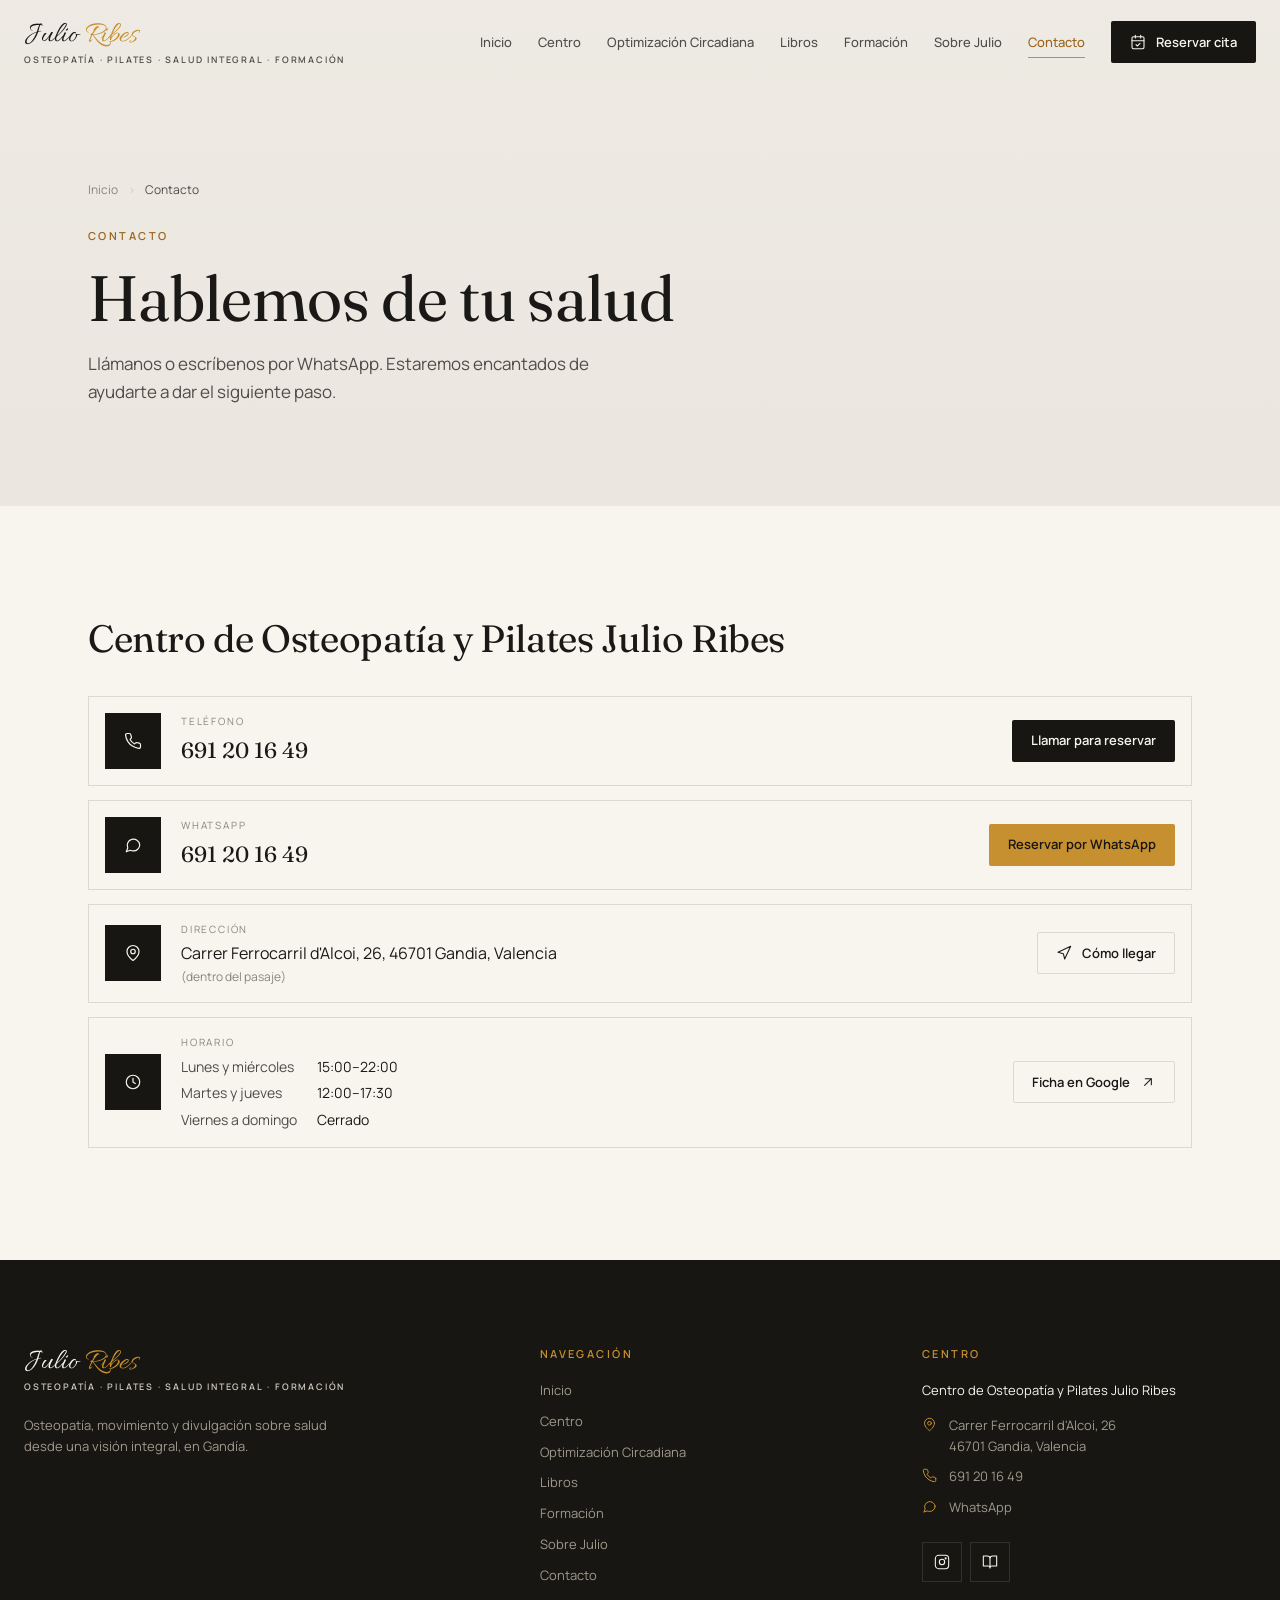
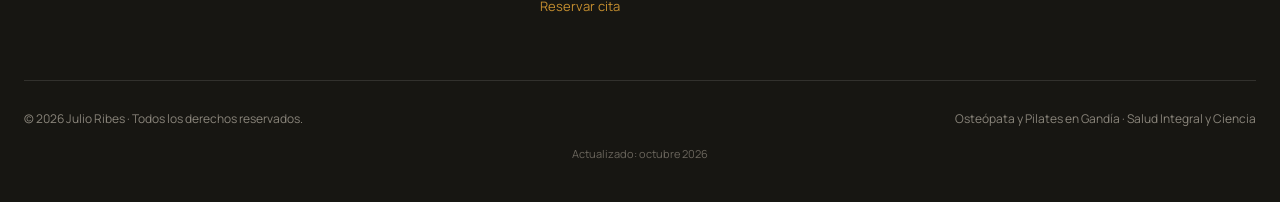
<file: contacto.html>
<!DOCTYPE html>
<html lang="es">
<head>
  <meta charset="UTF-8">
  <meta name="viewport" content="width=device-width, initial-scale=1.0">
  <title>Contacto · Centro de Osteopatía y Pilates Julio Ribes</title>
  <meta name="description" content="Contacta con el Centro de Osteopatía y Pilates Julio Ribes en Gandía: teléfono, WhatsApp y cómo llegar.">
  <link rel="canonical" href="https://julioribes.es/contacto.html">
  <meta property="og:type" content="website">
  <meta property="og:locale" content="es_ES">
  <meta property="og:site_name" content="Julio Ribes">
  <meta property="og:url" content="https://julioribes.es/contacto.html">
  <meta property="og:title" content="Contacto · Centro de Osteopatía y Pilates Julio Ribes">
  <meta property="og:description" content="Contacta con el Centro de Osteopatía y Pilates Julio Ribes en Gandía: teléfono, WhatsApp y cómo llegar.">
  <meta property="og:image" content="https://julioribes.es/img/centro/centro-entrada.jpg">
  <meta name="twitter:card" content="summary_large_image">
  <meta name="twitter:title" content="Contacto · Centro de Osteopatía y Pilates Julio Ribes">
  <meta name="twitter:description" content="Contacta con el Centro de Osteopatía y Pilates Julio Ribes en Gandía: teléfono, WhatsApp y cómo llegar.">
  <meta name="twitter:image" content="https://julioribes.es/img/centro/centro-entrada.jpg">
  <link rel="icon" href="favicon.ico" sizes="48x48">
  <link rel="icon" type="image/jpeg" href="img/favicon.jpg">
  <link rel="preconnect" href="https://fonts.googleapis.com">
  <link rel="preconnect" href="https://fonts.gstatic.com" crossorigin>
  <link href="https://fonts.googleapis.com/css2?family=Allura&family=Fraunces:ital,opsz,wght@0,9..144,400;1,9..144,400&family=Manrope:wght@400;500;600&display=swap" rel="stylesheet">
  <link rel="stylesheet" href="css/base.css">
  <link rel="stylesheet" href="css/layout.css">
  <link rel="stylesheet" href="css/components.css">
  <link rel="stylesheet" href="css/pages.css">
  <link rel="stylesheet" href="css/responsive.css">
  <script type="application/ld+json">
{
  "@context": "https://schema.org",
  "@graph": [
    {
      "@type": "MedicalBusiness",
      "@id": "https://julioribes.es/#centro",
      "name": "Centro de Osteopatía y Pilates Julio Ribes",
      "url": "https://julioribes.es/centro.html",
      "image": "https://julioribes.es/img/centro/centro-entrada.jpg",
      "telephone": "+34691201649",
      "address": {
        "@type": "PostalAddress",
        "streetAddress": "Carrer Ferrocarril d'Alcoi, 26",
        "addressLocality": "Gandia",
        "addressRegion": "Valencia",
        "postalCode": "46701",
        "addressCountry": "ES"
      },
      "hasMap": "https://www.google.com/maps/search/?api=1&query=Carrer+Ferrocarril+d%27Alcoi+26%2C+46701+Gandia",
      "openingHoursSpecification": [
        {
          "@type": "OpeningHoursSpecification",
          "dayOfWeek": [
            "Monday",
            "Wednesday"
          ],
          "opens": "15:00",
          "closes": "22:00"
        },
        {
          "@type": "OpeningHoursSpecification",
          "dayOfWeek": [
            "Tuesday",
            "Thursday"
          ],
          "opens": "12:00",
          "closes": "17:30"
        }
      ],
      "founder": {
        "@id": "https://julioribes.es/#julio-ribes"
      },
      "employee": {
        "@id": "https://julioribes.es/#julio-ribes"
      },
      "medicalSpecialty": "Osteopathic",
      "aggregateRating": {
        "@type": "AggregateRating",
        "ratingValue": "5.0",
        "bestRating": "5",
        "reviewCount": "75"
      },
      "review": [
        {
          "@type": "Review",
          "author": {
            "@type": "Person",
            "name": "Silviya K."
          },
          "reviewBody": "Era mi primera vez en la clínica de Julio y salí muy satisfecha. El trato fue muy profesional y el masaje me encantó, me ayudó a relajarme y a aliviar mis tensiones. Lo recomiendo totalmente. Volveré sin duda! Muchas gracias",
          "reviewRating": {
            "@type": "Rating",
            "ratingValue": "5",
            "bestRating": "5"
          },
          "itemReviewed": {
            "@id": "https://julioribes.es/#centro"
          },
          "publisher": {
            "@type": "Organization",
            "name": "Google"
          }
        },
        {
          "@type": "Review",
          "author": {
            "@type": "Person",
            "name": "Susana T."
          },
          "reviewBody": "Julio es un gran profesional que encuentra de donde viene el problema para dar la mejor solución. No ha fallado en ninguno de mis diagnósticos y para mi, tanto él como su equipo son los mejores. Recomendable al 100000%",
          "reviewRating": {
            "@type": "Rating",
            "ratingValue": "5",
            "bestRating": "5"
          },
          "itemReviewed": {
            "@id": "https://julioribes.es/#centro"
          },
          "publisher": {
            "@type": "Organization",
            "name": "Google"
          }
        },
        {
          "@type": "Review",
          "author": {
            "@type": "Person",
            "name": "Debora A."
          },
          "reviewBody": "Son muy buenos. Siempre atentos y ofreciendo lo mejor. Cuidándote hasta el último detalle. Son muchos años ya, y estoy encantada. Recomiendo 100% a estos increíbles profesionales.",
          "reviewRating": {
            "@type": "Rating",
            "ratingValue": "5",
            "bestRating": "5"
          },
          "itemReviewed": {
            "@id": "https://julioribes.es/#centro"
          },
          "publisher": {
            "@type": "Organization",
            "name": "Google"
          }
        }
      ],
      "sameAs": [
        "https://www.instagram.com/optimizacioncircadiana/",
        "https://share.google/BN2RBKUk3tENMYUAp"
      ]
    },
    {
      "@type": "BreadcrumbList",
      "itemListElement": [
        {
          "@type": "ListItem",
          "position": 1,
          "name": "Inicio",
          "item": "https://julioribes.es/"
        },
        {
          "@type": "ListItem",
          "position": 2,
          "name": "Contacto",
          "item": "https://julioribes.es/contacto.html"
        }
      ]
    }
  ]
}
  </script>
</head>
<body>
  <header class="site-header site-header--overlay">
    <div class="container container--wide site-header__inner">
      <a class="brand" href="index.html" aria-label="Julio Ribes, inicio">
          <span class="brand__name">Julio <span>Ribes</span></span>
          <span class="brand__tagline">Osteopatía · Pilates · Salud Integral · Formación</span>
        </a>
      <button class="nav-toggle" type="button" aria-expanded="false" aria-controls="site-nav" aria-label="Abrir menú">
        <span></span><span></span><span></span>
      </button>
      <nav class="site-nav" id="site-nav" aria-label="Principal">
        <ul class="site-nav__list">
            <li><a class="site-nav__link" href="index.html">Inicio</a></li>
            <li><a class="site-nav__link" href="centro.html">Centro</a></li>
            <li><a class="site-nav__link" href="optimizacion-circadiana.html">Optimización Circadiana</a></li>
            <li><a class="site-nav__link" href="libros.html">Libros</a></li>
            <li><a class="site-nav__link" href="formacion.html">Formación</a></li>
            <li><a class="site-nav__link" href="sobre-julio.html">Sobre Julio</a></li>
            <li><a class="site-nav__link" href="contacto.html" aria-current="page">Contacto</a></li>
        </ul>
        <a class="btn btn--dark" href="reservar.html"><svg class="icon" viewBox="0 0 24 24" aria-hidden="true"><rect x="3" y="4" width="18" height="18" rx="2"/><path d="M16 2v4M8 2v4M3 10h18M9 16l2 2 4-4"/></svg> Reservar cita</a>
      </nav>
    </div>
  </header>

  <main>
    <section class="page-hero">
      <div class="container">
        <nav class="breadcrumb" aria-label="Migas de pan">
          <a href="index.html">Inicio</a><span class="breadcrumb__sep" aria-hidden="true">›</span><span aria-current="page">Contacto</span>
        </nav>
        <span class="eyebrow">Contacto</span>
        <h1 class="title-xl">Hablemos de tu salud</h1>
        <p class="lead">Llámanos o escríbenos por WhatsApp. Estaremos encantados de ayudarte a dar el siguiente paso.</p>
      </div>
    </section>

    <section class="section" aria-labelledby="datos">
      <div class="container reveal">
        <h2 class="title-md" id="datos">Centro de Osteopatía y Pilates Julio Ribes</h2>
        <ul class="contact-rows">
          <li class="contact-row">
            <span class="contact-row__icon"><svg class="icon" viewBox="0 0 24 24" aria-hidden="true"><path d="M22 16.9v3a2 2 0 0 1-2.2 2 19.8 19.8 0 0 1-8.6-3.1 19.5 19.5 0 0 1-6-6A19.8 19.8 0 0 1 2.1 4.2 2 2 0 0 1 4.1 2h3a2 2 0 0 1 2 1.7c.1 1 .4 1.9.7 2.8a2 2 0 0 1-.5 2.1L8.1 9.9a16 16 0 0 0 6 6l1.3-1.3a2 2 0 0 1 2.1-.4c.9.3 1.8.6 2.8.7a2 2 0 0 1 1.7 2z"/></svg></span>
            <div><span class="contact-row__label">Teléfono</span><a class="contact-row__value" href="tel:+34691201649">691 20 16 49</a></div>
            <a class="btn btn--dark btn--sm" href="tel:+34691201649">Llamar para reservar</a>
          </li>
          <li class="contact-row">
            <span class="contact-row__icon"><svg class="icon" viewBox="0 0 24 24" aria-hidden="true"><path d="M21 11.5a8.4 8.4 0 0 1-9 8.4 8.6 8.6 0 0 1-3.8-.9L3 21l2-5a8.4 8.4 0 1 1 16-4.5z"/></svg></span>
            <div><span class="contact-row__label">WhatsApp</span><a class="contact-row__value" href="https://wa.me/34691201649" target="_blank" rel="noopener">691 20 16 49</a></div>
            <a class="btn btn--gold btn--sm" href="https://wa.me/34691201649" target="_blank" rel="noopener">Reservar por WhatsApp</a>
          </li>
          <li class="contact-row">
            <span class="contact-row__icon"><svg class="icon" viewBox="0 0 24 24" aria-hidden="true"><path d="M20 10c0 6-8 12-8 12s-8-6-8-12a8 8 0 0 1 16 0z"/><circle cx="12" cy="10" r="3"/></svg></span>
            <div><span class="contact-row__label">Dirección</span><span class="contact-row__value contact-row__value--sm">Carrer Ferrocarril d'Alcoi, 26, 46701 Gandia, Valencia</span><small>(dentro del pasaje)</small></div>
            <a class="btn btn--outline btn--sm" href="https://www.google.com/maps/search/?api=1&query=Carrer+Ferrocarril+d%27Alcoi+26%2C+46701+Gandia" target="_blank" rel="noopener"><svg class="icon" viewBox="0 0 24 24" aria-hidden="true"><path d="m3 11 19-9-9 19-2-8-8-2z"/></svg> Cómo llegar</a>
          </li>
          <li class="contact-row">
            <span class="contact-row__icon"><svg class="icon" viewBox="0 0 24 24" aria-hidden="true"><circle cx="12" cy="12" r="9"/><path d="M12 7v5l3 2"/></svg></span>
            <div><span class="contact-row__label">Horario</span><span class="hours"><span>Lunes y miércoles</span><span>15:00–22:00</span><span>Martes y jueves</span><span>12:00–17:30</span><span>Viernes a domingo</span><span>Cerrado</span></span></div>
            <a class="btn btn--outline btn--sm" href="https://share.google/BN2RBKUk3tENMYUAp" target="_blank" rel="noopener">Ficha en Google <svg class="icon" viewBox="0 0 24 24" aria-hidden="true"><path d="M7 17 17 7M8 7h9v9"/></svg></a>
          </li>
        </ul>
      </div>
    </section>
  </main>

  <footer class="site-footer">
    <div class="container container--wide">
      <div class="site-footer__grid">
        <div>
          <div class="brand" aria-label="Julio Ribes, inicio">
          <span class="brand__name">Julio <span>Ribes</span></span>
          <span class="brand__tagline">Osteopatía · Pilates · Salud Integral · Formación</span>
        </div>
          <p class="site-footer__about">Osteopatía, movimiento y divulgación sobre salud desde una visión integral, en Gandía.</p>
        </div>
        <nav aria-label="Pie de página">
          <h2 class="site-footer__heading">Navegación</h2>
          <ul class="site-footer__links">
            <li><a href="index.html">Inicio</a></li>
            <li><a href="centro.html">Centro</a></li>
            <li><a href="optimizacion-circadiana.html">Optimización Circadiana</a></li>
            <li><a href="libros.html">Libros</a></li>
            <li><a href="formacion.html">Formación</a></li>
            <li><a href="sobre-julio.html">Sobre Julio</a></li>
            <li><a href="contacto.html">Contacto</a></li>
            <li><a class="is-accent" href="reservar.html">Reservar cita</a></li>
          </ul>
        </nav>
        <div>
          <h2 class="site-footer__heading">Centro</h2>
          <p class="site-footer__center">Centro de Osteopatía y Pilates Julio Ribes</p>
          <ul class="contact-lines">
            <li><svg class="icon" viewBox="0 0 24 24" aria-hidden="true"><path d="M20 10c0 6-8 12-8 12s-8-6-8-12a8 8 0 0 1 16 0z"/><circle cx="12" cy="10" r="3"/></svg><a href="https://www.google.com/maps/search/?api=1&query=Carrer+Ferrocarril+d%27Alcoi+26%2C+46701+Gandia" target="_blank" rel="noopener">Carrer Ferrocarril d'Alcoi, 26<br>46701 Gandia, Valencia</a></li>
            <li><svg class="icon" viewBox="0 0 24 24" aria-hidden="true"><path d="M22 16.9v3a2 2 0 0 1-2.2 2 19.8 19.8 0 0 1-8.6-3.1 19.5 19.5 0 0 1-6-6A19.8 19.8 0 0 1 2.1 4.2 2 2 0 0 1 4.1 2h3a2 2 0 0 1 2 1.7c.1 1 .4 1.9.7 2.8a2 2 0 0 1-.5 2.1L8.1 9.9a16 16 0 0 0 6 6l1.3-1.3a2 2 0 0 1 2.1-.4c.9.3 1.8.6 2.8.7a2 2 0 0 1 1.7 2z"/></svg><a href="tel:+34691201649">691 20 16 49</a></li>
            <li><svg class="icon" viewBox="0 0 24 24" aria-hidden="true"><path d="M21 11.5a8.4 8.4 0 0 1-9 8.4 8.6 8.6 0 0 1-3.8-.9L3 21l2-5a8.4 8.4 0 1 1 16-4.5z"/></svg><a href="https://wa.me/34691201649" target="_blank" rel="noopener">WhatsApp</a></li>
          </ul>
          <div class="social">
            <a href="https://www.instagram.com/optimizacioncircadiana/" target="_blank" rel="noopener" aria-label="Instagram de Optimización Circadiana"><svg class="icon" viewBox="0 0 24 24" aria-hidden="true"><rect x="2" y="2" width="20" height="20" rx="5"/><circle cx="12" cy="12" r="4"/><circle cx="17.5" cy="6.5" r=".8" fill="currentColor"/></svg></a>
            <a href="https://www.amazon.es/Julio-Ribes/e/B0F91G8CJY" target="_blank" rel="noopener" aria-label="Libros de Julio Ribes en Amazon"><svg class="icon" viewBox="0 0 24 24" aria-hidden="true"><path d="M2 3h6a4 4 0 0 1 4 4v14a3 3 0 0 0-3-3H2zM22 3h-6a4 4 0 0 0-4 4v14a3 3 0 0 1 3-3h7z"/></svg></a>
          </div>
        </div>
      </div>
      <div class="site-footer__bottom">
        <p>© <span data-year>2026</span> Julio Ribes · Todos los derechos reservados.</p>
        <p>Osteópata y Pilates en Gandía · Salud Integral y Ciencia</p>
      </div>
      <p class="site-footer__updated">Actualizado: octubre 2026</p>
    </div>
  </footer>

  <script src="js/nav.js" defer></script>
  <script src="js/reveal.js" defer></script>
  <script src="js/slider.js" defer></script>
  <script src="js/tabs.js" defer></script>
  <script src="js/books.js" defer></script>
  <script src="js/faq.js" defer></script>
  <script src="js/footer.js" defer></script>
  <script src="js/whatsapp.js"></script>
  <script src="https://o2solutions.es/julioribes/assets/widget.js" async data-selector='a[href="reservar.html"]' data-tel="34691201649"></script>
</body>
</html>
</file>
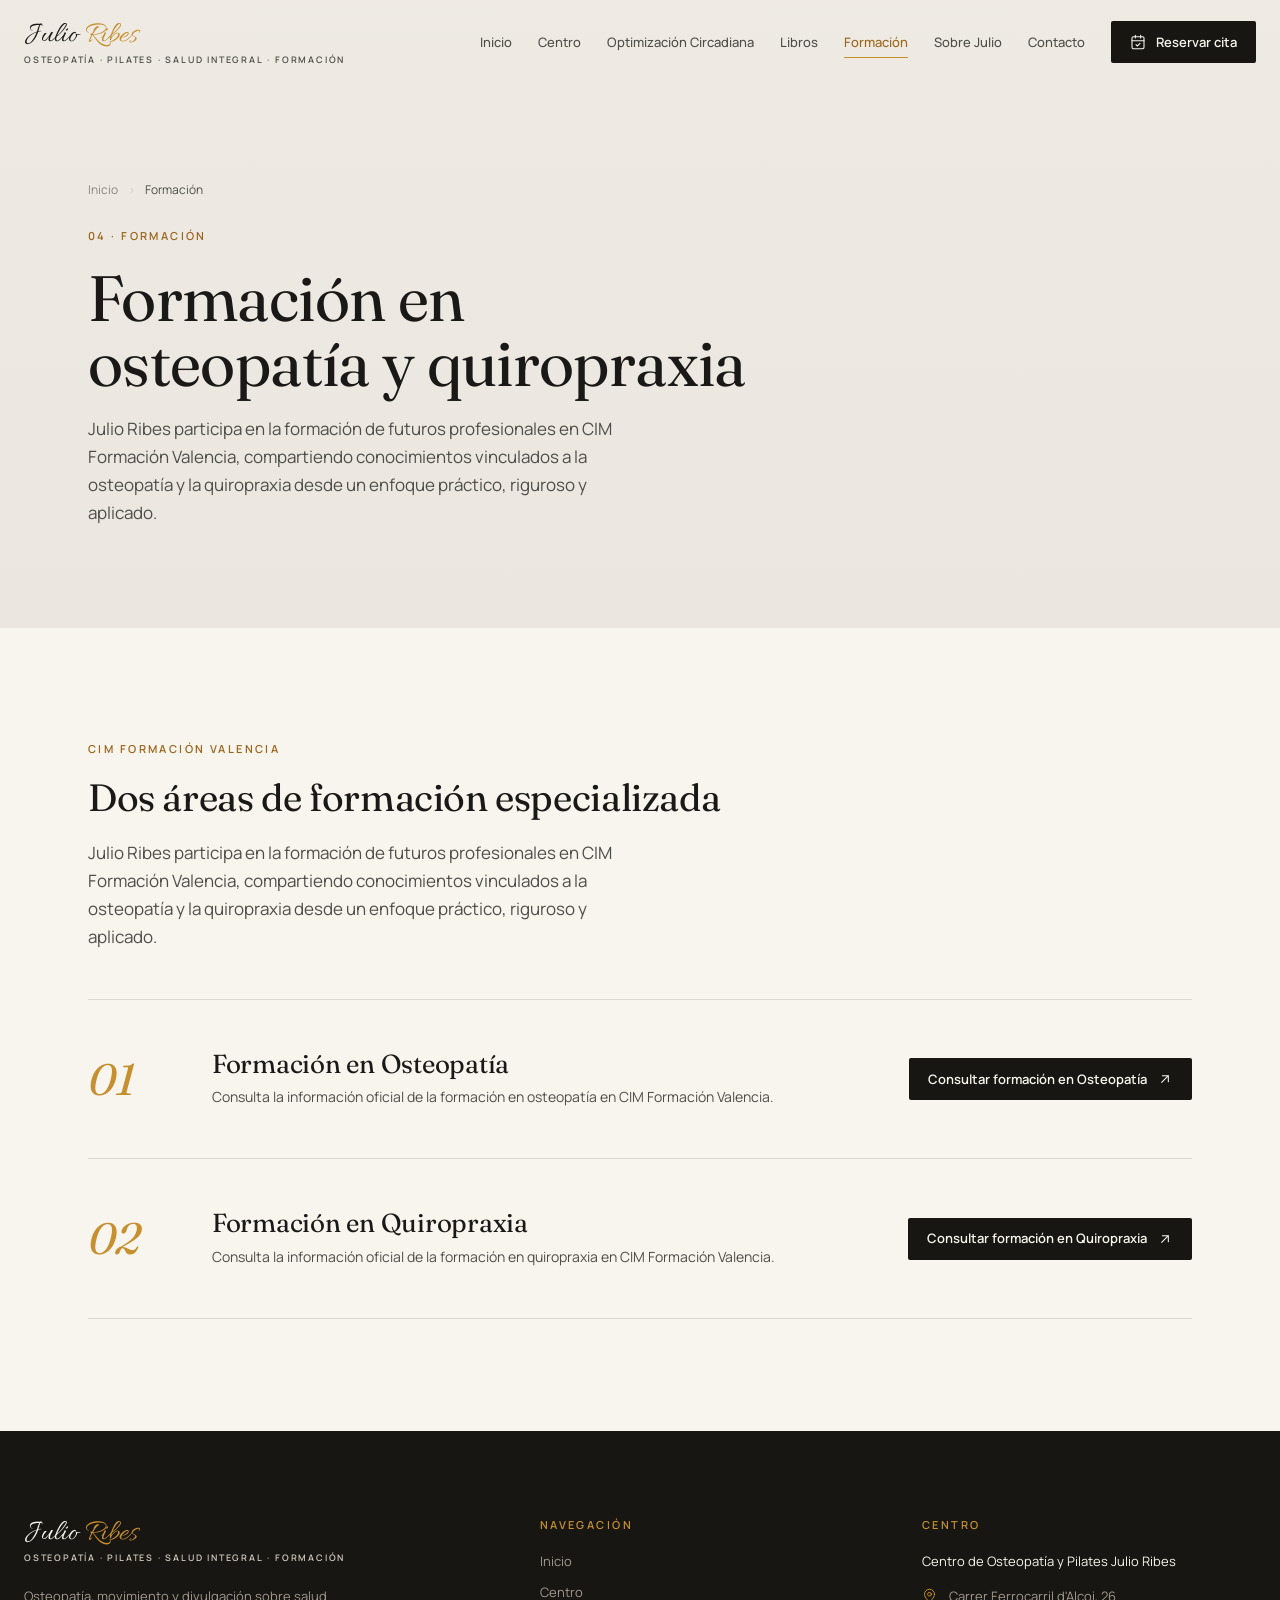
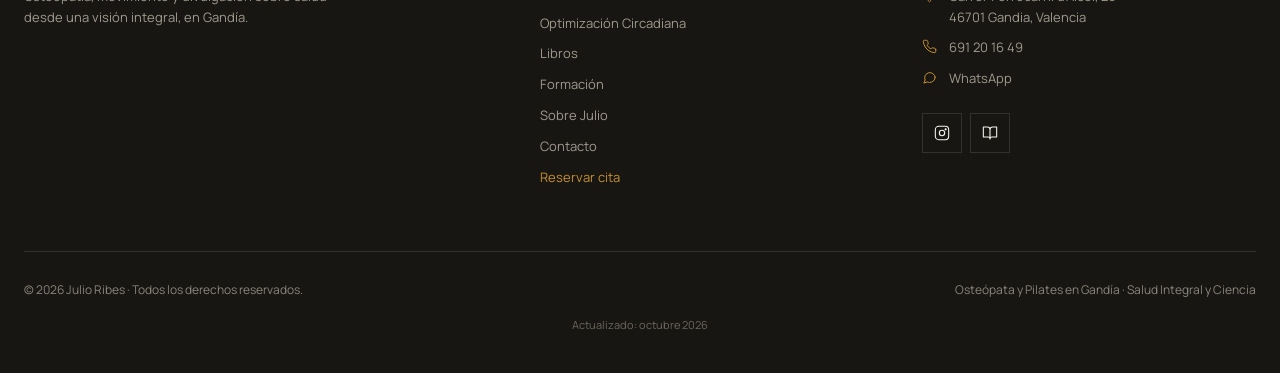
<file: formacion.html>
<!DOCTYPE html>
<html lang="es">
<head>
  <meta charset="UTF-8">
  <meta name="viewport" content="width=device-width, initial-scale=1.0">
  <title>Formación en osteopatía y quiropraxia · Julio Ribes</title>
  <meta name="description" content="Julio Ribes participa en la formación de futuros profesionales en osteopatía y quiropraxia en CIM Formación Valencia.">
  <link rel="canonical" href="https://julioribes.es/formacion.html">
  <meta property="og:type" content="website">
  <meta property="og:locale" content="es_ES">
  <meta property="og:site_name" content="Julio Ribes">
  <meta property="og:url" content="https://julioribes.es/formacion.html">
  <meta property="og:title" content="Formación en osteopatía y quiropraxia · Julio Ribes">
  <meta property="og:description" content="Julio Ribes participa en la formación de futuros profesionales en osteopatía y quiropraxia en CIM Formación Valencia.">
  <meta property="og:image" content="https://julioribes.es/img/julio/julio-charla.jpg">
  <meta name="twitter:card" content="summary_large_image">
  <meta name="twitter:title" content="Formación en osteopatía y quiropraxia · Julio Ribes">
  <meta name="twitter:description" content="Julio Ribes participa en la formación de futuros profesionales en osteopatía y quiropraxia en CIM Formación Valencia.">
  <meta name="twitter:image" content="https://julioribes.es/img/julio/julio-charla.jpg">
  <link rel="icon" href="favicon.ico" sizes="48x48">
  <link rel="icon" type="image/jpeg" href="img/favicon.jpg">
  <link rel="preconnect" href="https://fonts.googleapis.com">
  <link rel="preconnect" href="https://fonts.gstatic.com" crossorigin>
  <link href="https://fonts.googleapis.com/css2?family=Allura&family=Fraunces:ital,opsz,wght@0,9..144,400;1,9..144,400&family=Manrope:wght@400;500;600&display=swap" rel="stylesheet">
  <link rel="stylesheet" href="css/base.css">
  <link rel="stylesheet" href="css/layout.css">
  <link rel="stylesheet" href="css/components.css">
  <link rel="stylesheet" href="css/pages.css">
  <link rel="stylesheet" href="css/responsive.css">
  <script type="application/ld+json">
{
  "@context": "https://schema.org",
  "@graph": [
    {
      "@type": "Person",
      "@id": "https://julioribes.es/#julio-ribes",
      "name": "Julio Ribes",
      "jobTitle": "Osteópata y profesor de Pilates",
      "description": "Osteópata colegiado, profesor de Pilates con máquinas, divulgador en Optimización Circadiana, autor de la colección Salud Integral y Ciencia y docente en CIM Formación Valencia.",
      "url": "https://julioribes.es/sobre-julio.html",
      "image": "https://julioribes.es/img/julio/julio-retrato.jpg",
      "identifier": {
        "@type": "PropertyValue",
        "name": "Número de colegiado",
        "value": "464609988"
      },
      "knowsAbout": [
        "Osteopatía",
        "Pilates",
        "Ritmos circadianos",
        "Salud integral"
      ],
      "worksFor": {
        "@id": "https://julioribes.es/#centro"
      },
      "sameAs": [
        "https://www.instagram.com/optimizacioncircadiana/",
        "https://www.amazon.es/Julio-Ribes/e/B0F91G8CJY",
        "https://share.google/BN2RBKUk3tENMYUAp"
      ]
    },
    {
      "@type": "BreadcrumbList",
      "itemListElement": [
        {
          "@type": "ListItem",
          "position": 1,
          "name": "Inicio",
          "item": "https://julioribes.es/"
        },
        {
          "@type": "ListItem",
          "position": 2,
          "name": "Formación",
          "item": "https://julioribes.es/formacion.html"
        }
      ]
    }
  ]
}
  </script>
</head>
<body>
  <header class="site-header site-header--overlay">
    <div class="container container--wide site-header__inner">
      <a class="brand" href="index.html" aria-label="Julio Ribes, inicio">
          <span class="brand__name">Julio <span>Ribes</span></span>
          <span class="brand__tagline">Osteopatía · Pilates · Salud Integral · Formación</span>
        </a>
      <button class="nav-toggle" type="button" aria-expanded="false" aria-controls="site-nav" aria-label="Abrir menú">
        <span></span><span></span><span></span>
      </button>
      <nav class="site-nav" id="site-nav" aria-label="Principal">
        <ul class="site-nav__list">
            <li><a class="site-nav__link" href="index.html">Inicio</a></li>
            <li><a class="site-nav__link" href="centro.html">Centro</a></li>
            <li><a class="site-nav__link" href="optimizacion-circadiana.html">Optimización Circadiana</a></li>
            <li><a class="site-nav__link" href="libros.html">Libros</a></li>
            <li><a class="site-nav__link" href="formacion.html" aria-current="page">Formación</a></li>
            <li><a class="site-nav__link" href="sobre-julio.html">Sobre Julio</a></li>
            <li><a class="site-nav__link" href="contacto.html">Contacto</a></li>
        </ul>
        <a class="btn btn--dark" href="reservar.html"><svg class="icon" viewBox="0 0 24 24" aria-hidden="true"><rect x="3" y="4" width="18" height="18" rx="2"/><path d="M16 2v4M8 2v4M3 10h18M9 16l2 2 4-4"/></svg> Reservar cita</a>
      </nav>
    </div>
  </header>

  <main>
    <section class="page-hero">
      <div class="container">
        <nav class="breadcrumb" aria-label="Migas de pan">
          <a href="index.html">Inicio</a><span class="breadcrumb__sep" aria-hidden="true">›</span><span aria-current="page">Formación</span>
        </nav>
        <span class="eyebrow">04 · Formación</span>
        <h1 class="title-xl">Formación en<br>osteopatía y quiropraxia</h1>
        <p class="lead">Julio Ribes participa en la formación de futuros profesionales en CIM Formación Valencia, compartiendo conocimientos vinculados a la osteopatía y la quiropraxia desde un enfoque práctico, riguroso y aplicado.</p>
      </div>
    </section>

    <section class="section" aria-labelledby="areas">
      <div class="container reveal">
        <span class="eyebrow">CIM Formación Valencia</span>
        <h2 class="title-md" id="areas">Dos áreas de formación especializada</h2>
        <p class="lead">Julio Ribes participa en la formación de futuros profesionales en CIM Formación Valencia, compartiendo conocimientos vinculados a la osteopatía y la quiropraxia desde un enfoque práctico, riguroso y aplicado.</p>
        <ul class="course-list">
          <li class="course">
            <i>01</i>
            <div><h3>Formación en Osteopatía</h3><p>Consulta la información oficial de la formación en osteopatía en CIM Formación Valencia.</p></div>
            <a class="btn btn--dark btn--sm" href="https://www.cimformacion.com/" target="_blank" rel="noopener">Consultar formación en Osteopatía <svg class="icon" viewBox="0 0 24 24" aria-hidden="true"><path d="M7 17 17 7M8 7h9v9"/></svg></a>
          </li>
          <li class="course">
            <i>02</i>
            <div><h3>Formación en Quiropraxia</h3><p>Consulta la información oficial de la formación en quiropraxia en CIM Formación Valencia.</p></div>
            <a class="btn btn--dark btn--sm" href="https://www.cimformacion.com/" target="_blank" rel="noopener">Consultar formación en Quiropraxia <svg class="icon" viewBox="0 0 24 24" aria-hidden="true"><path d="M7 17 17 7M8 7h9v9"/></svg></a>
          </li>
        </ul>
      </div>
    </section>
  </main>

  <footer class="site-footer">
    <div class="container container--wide">
      <div class="site-footer__grid">
        <div>
          <div class="brand" aria-label="Julio Ribes, inicio">
          <span class="brand__name">Julio <span>Ribes</span></span>
          <span class="brand__tagline">Osteopatía · Pilates · Salud Integral · Formación</span>
        </div>
          <p class="site-footer__about">Osteopatía, movimiento y divulgación sobre salud desde una visión integral, en Gandía.</p>
        </div>
        <nav aria-label="Pie de página">
          <h2 class="site-footer__heading">Navegación</h2>
          <ul class="site-footer__links">
            <li><a href="index.html">Inicio</a></li>
            <li><a href="centro.html">Centro</a></li>
            <li><a href="optimizacion-circadiana.html">Optimización Circadiana</a></li>
            <li><a href="libros.html">Libros</a></li>
            <li><a href="formacion.html">Formación</a></li>
            <li><a href="sobre-julio.html">Sobre Julio</a></li>
            <li><a href="contacto.html">Contacto</a></li>
            <li><a class="is-accent" href="reservar.html">Reservar cita</a></li>
          </ul>
        </nav>
        <div>
          <h2 class="site-footer__heading">Centro</h2>
          <p class="site-footer__center">Centro de Osteopatía y Pilates Julio Ribes</p>
          <ul class="contact-lines">
            <li><svg class="icon" viewBox="0 0 24 24" aria-hidden="true"><path d="M20 10c0 6-8 12-8 12s-8-6-8-12a8 8 0 0 1 16 0z"/><circle cx="12" cy="10" r="3"/></svg><a href="https://www.google.com/maps/search/?api=1&query=Carrer+Ferrocarril+d%27Alcoi+26%2C+46701+Gandia" target="_blank" rel="noopener">Carrer Ferrocarril d'Alcoi, 26<br>46701 Gandia, Valencia</a></li>
            <li><svg class="icon" viewBox="0 0 24 24" aria-hidden="true"><path d="M22 16.9v3a2 2 0 0 1-2.2 2 19.8 19.8 0 0 1-8.6-3.1 19.5 19.5 0 0 1-6-6A19.8 19.8 0 0 1 2.1 4.2 2 2 0 0 1 4.1 2h3a2 2 0 0 1 2 1.7c.1 1 .4 1.9.7 2.8a2 2 0 0 1-.5 2.1L8.1 9.9a16 16 0 0 0 6 6l1.3-1.3a2 2 0 0 1 2.1-.4c.9.3 1.8.6 2.8.7a2 2 0 0 1 1.7 2z"/></svg><a href="tel:+34691201649">691 20 16 49</a></li>
            <li><svg class="icon" viewBox="0 0 24 24" aria-hidden="true"><path d="M21 11.5a8.4 8.4 0 0 1-9 8.4 8.6 8.6 0 0 1-3.8-.9L3 21l2-5a8.4 8.4 0 1 1 16-4.5z"/></svg><a href="https://wa.me/34691201649" target="_blank" rel="noopener">WhatsApp</a></li>
          </ul>
          <div class="social">
            <a href="https://www.instagram.com/optimizacioncircadiana/" target="_blank" rel="noopener" aria-label="Instagram de Optimización Circadiana"><svg class="icon" viewBox="0 0 24 24" aria-hidden="true"><rect x="2" y="2" width="20" height="20" rx="5"/><circle cx="12" cy="12" r="4"/><circle cx="17.5" cy="6.5" r=".8" fill="currentColor"/></svg></a>
            <a href="https://www.amazon.es/Julio-Ribes/e/B0F91G8CJY" target="_blank" rel="noopener" aria-label="Libros de Julio Ribes en Amazon"><svg class="icon" viewBox="0 0 24 24" aria-hidden="true"><path d="M2 3h6a4 4 0 0 1 4 4v14a3 3 0 0 0-3-3H2zM22 3h-6a4 4 0 0 0-4 4v14a3 3 0 0 1 3-3h7z"/></svg></a>
          </div>
        </div>
      </div>
      <div class="site-footer__bottom">
        <p>© <span data-year>2026</span> Julio Ribes · Todos los derechos reservados.</p>
        <p>Osteópata y Pilates en Gandía · Salud Integral y Ciencia</p>
      </div>
      <p class="site-footer__updated">Actualizado: octubre 2026</p>
    </div>
  </footer>

  <script src="js/nav.js" defer></script>
  <script src="js/reveal.js" defer></script>
  <script src="js/slider.js" defer></script>
  <script src="js/tabs.js" defer></script>
  <script src="js/books.js" defer></script>
  <script src="js/faq.js" defer></script>
  <script src="js/footer.js" defer></script>
  <script src="js/whatsapp.js"></script>
  <script src="https://o2solutions.es/julioribes/assets/widget.js" async data-selector='a[href="reservar.html"]' data-tel="34691201649"></script>
</body>
</html>
</file>
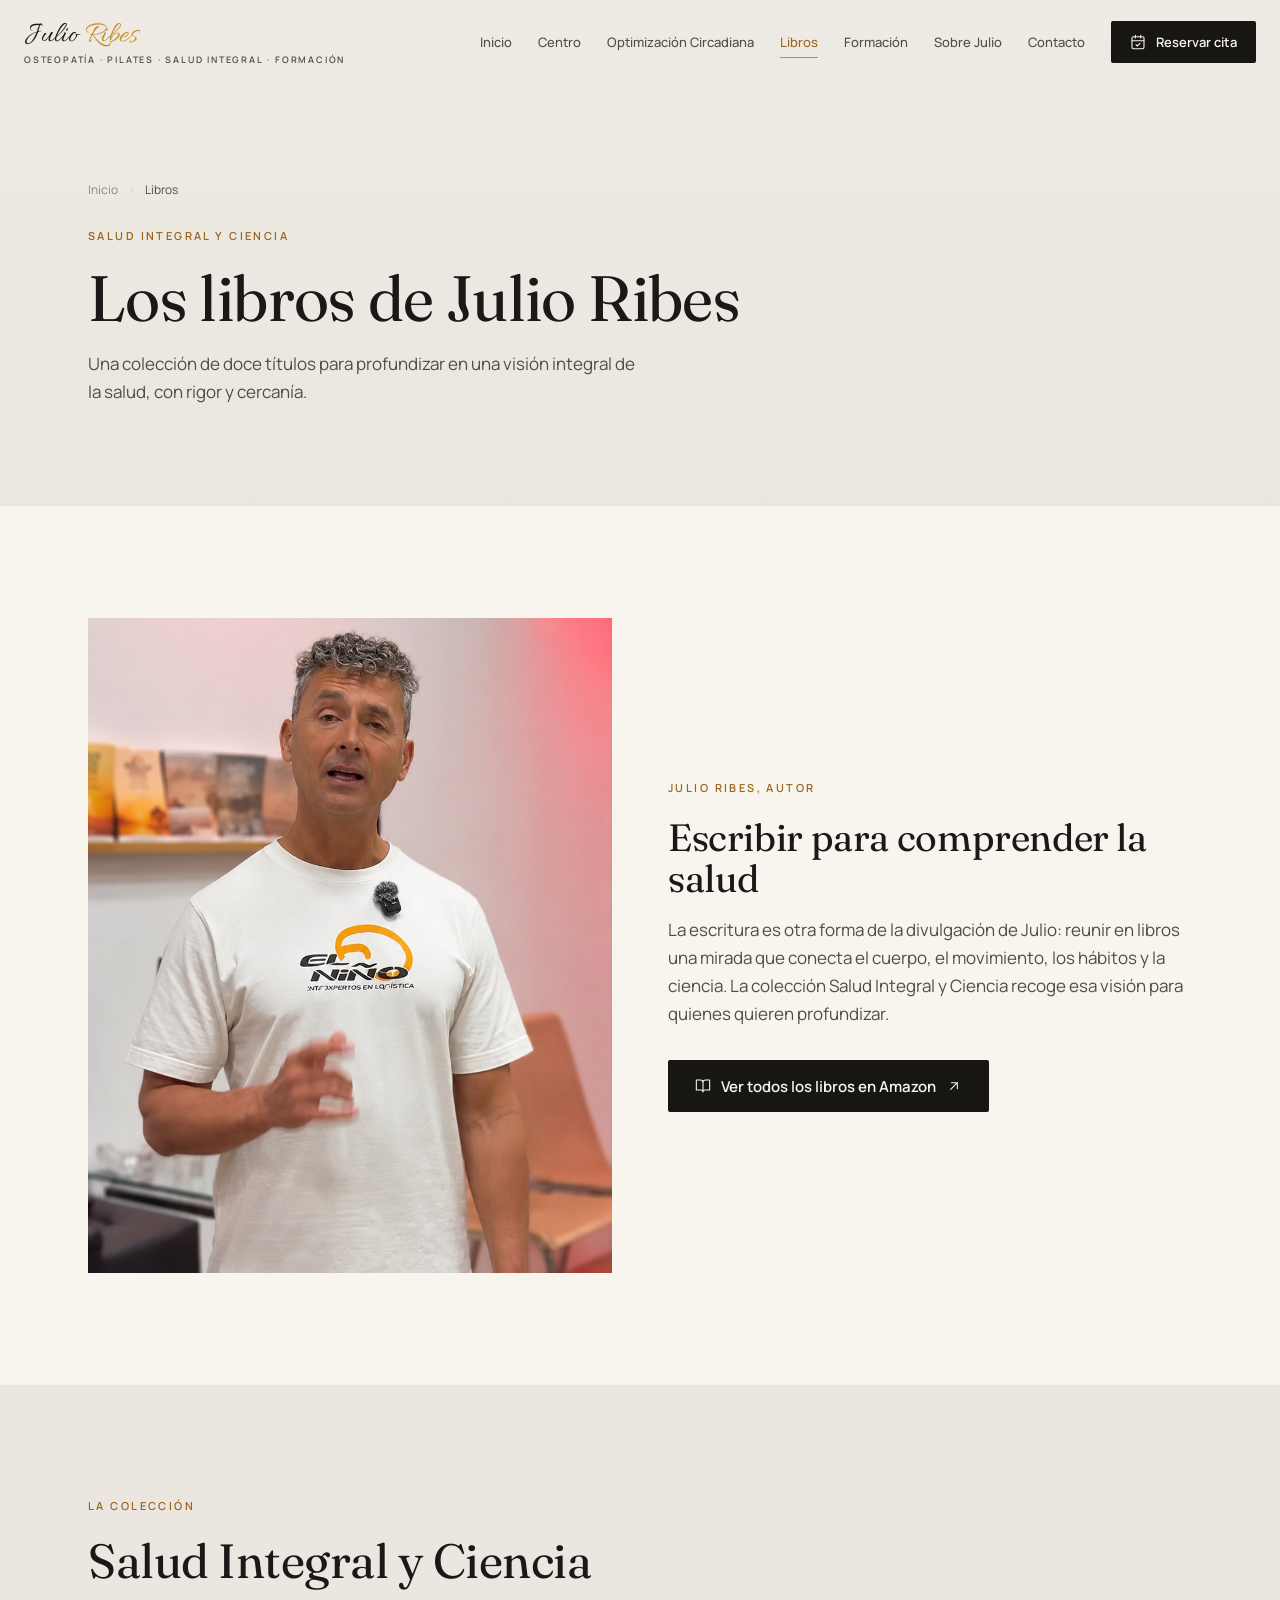
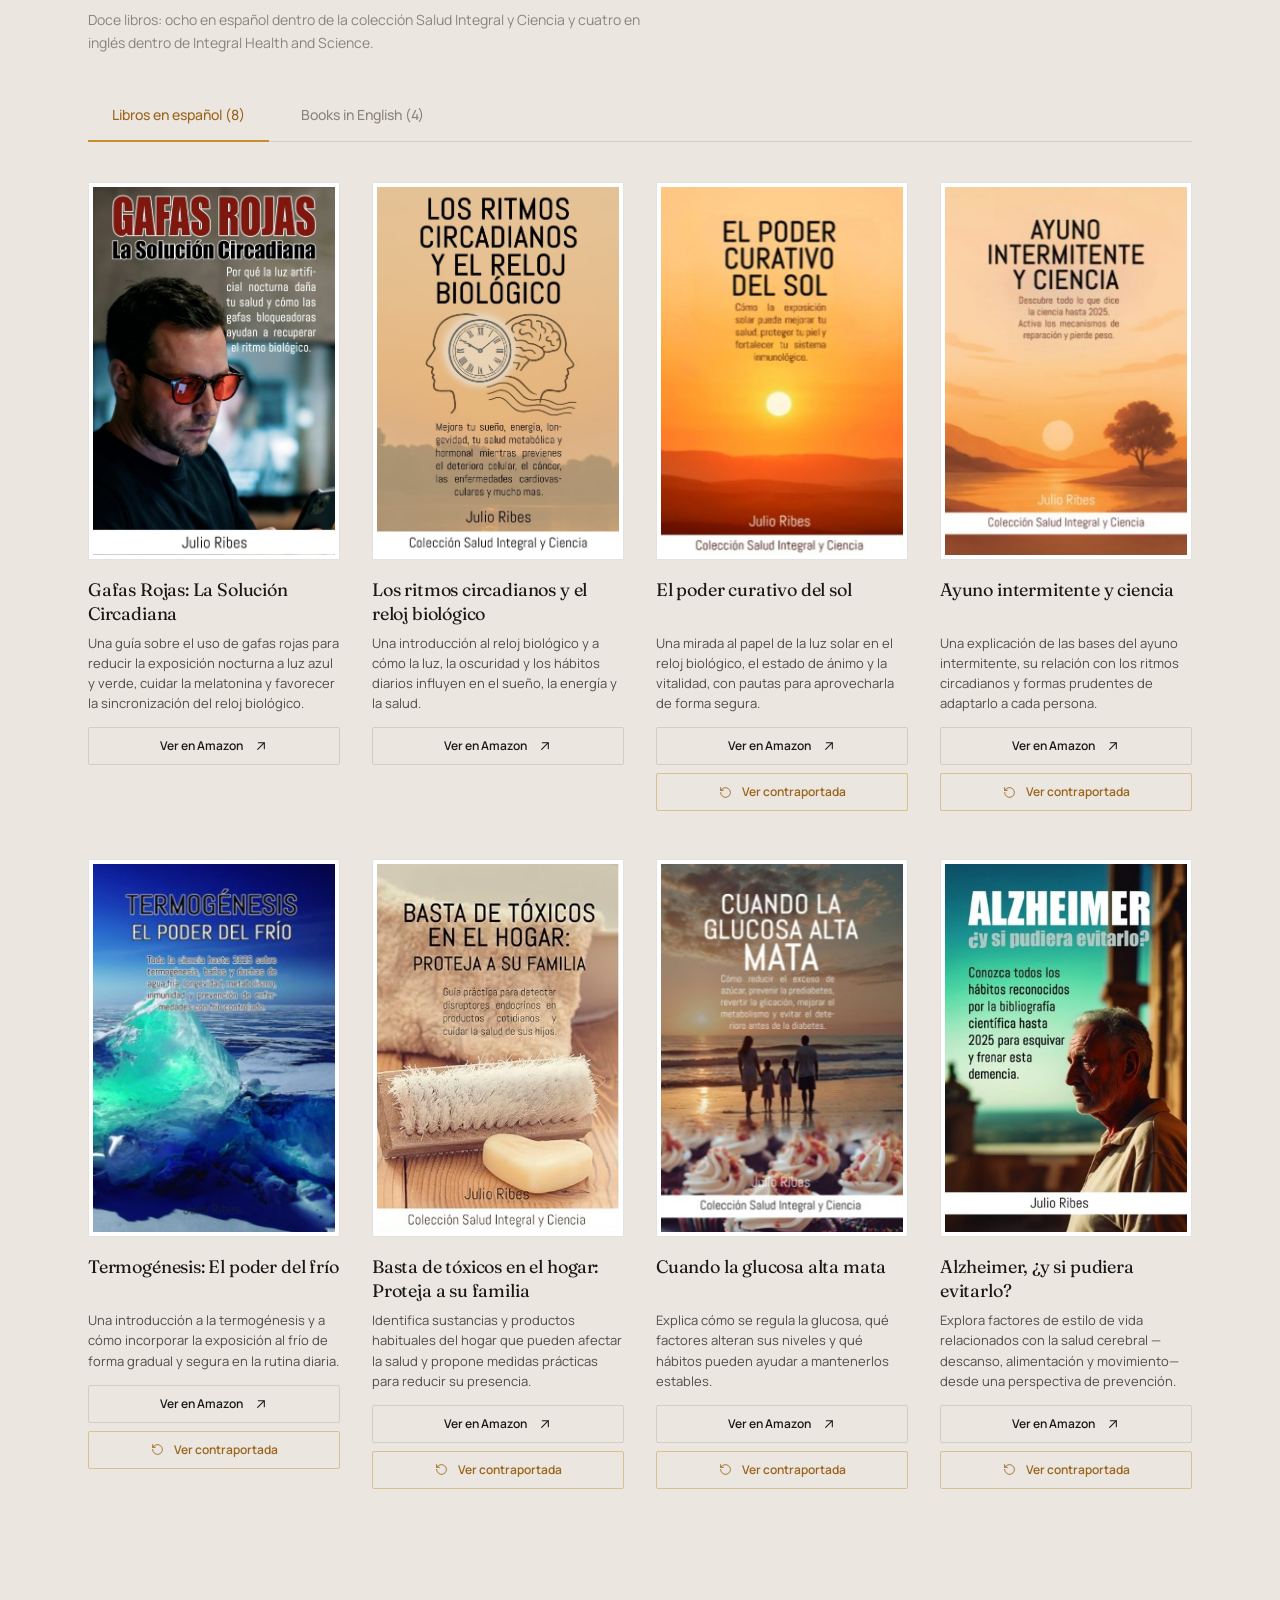
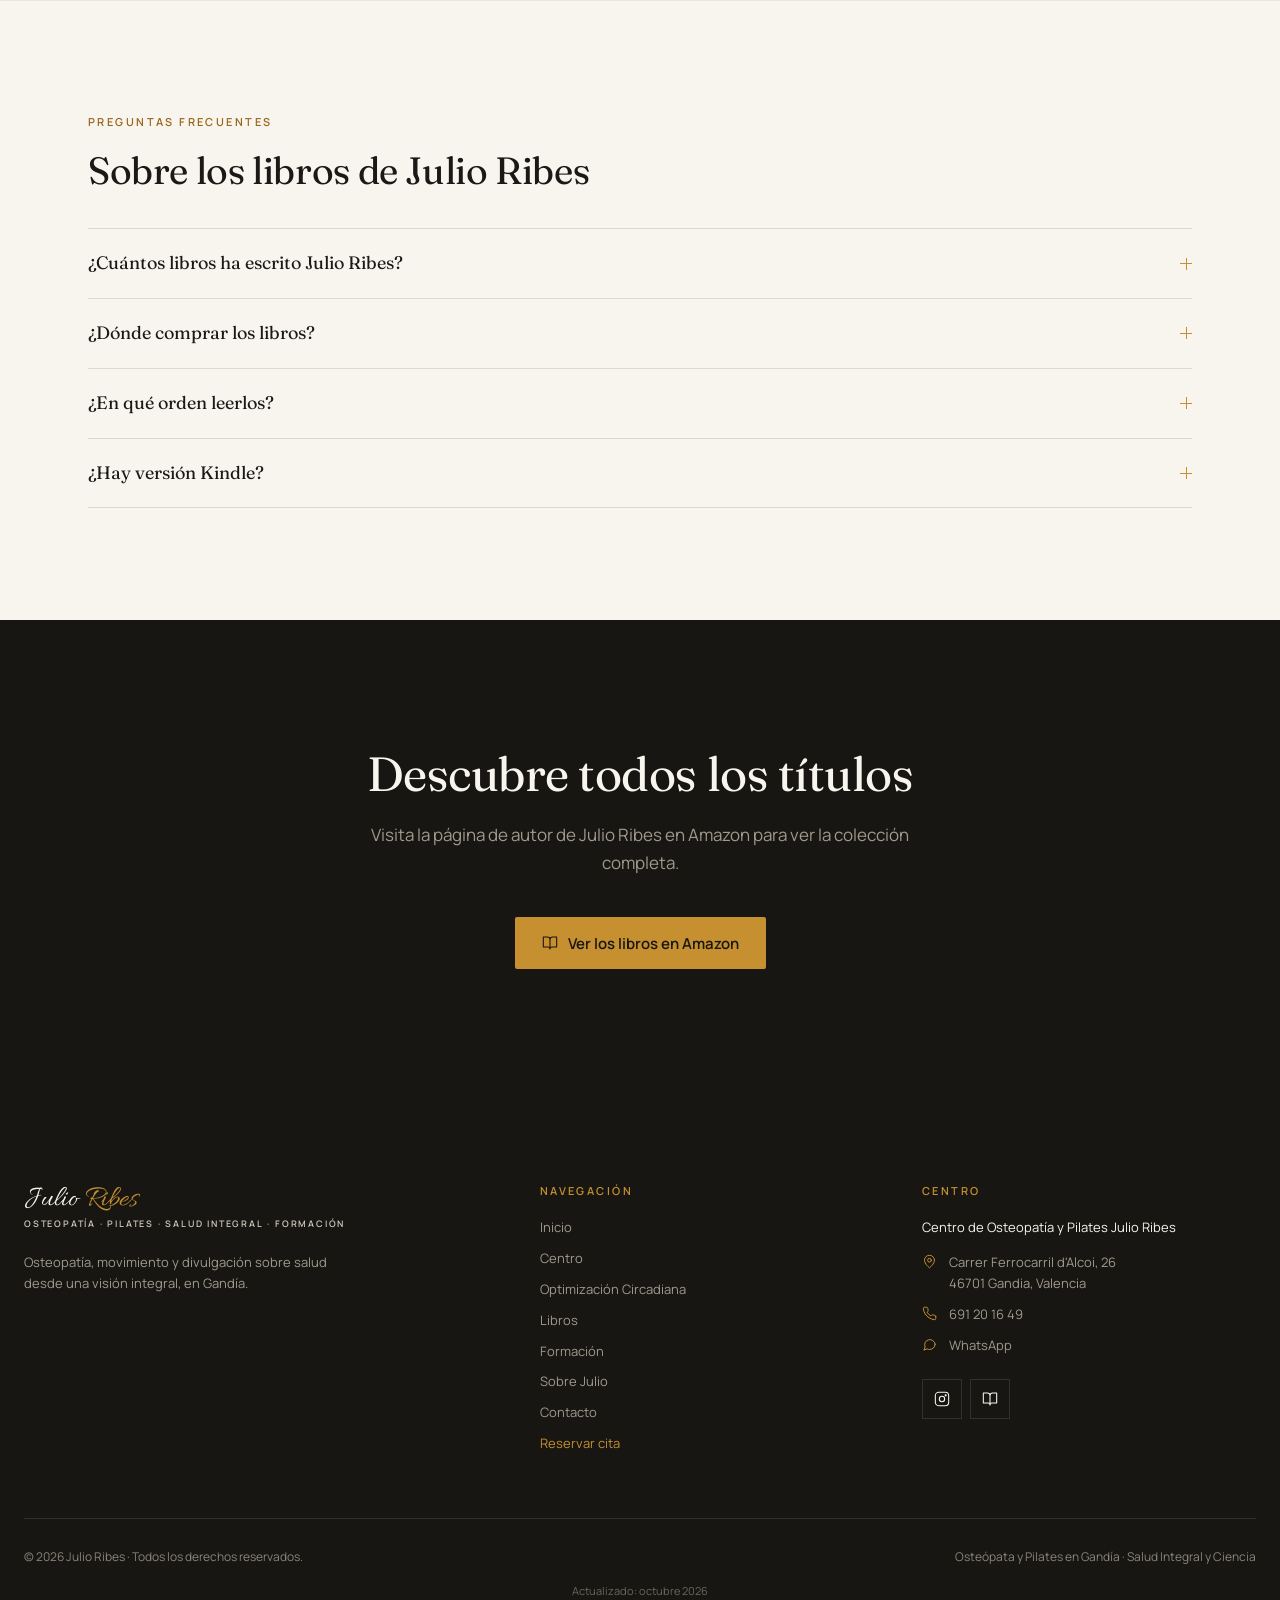
<file: libros.html>
<!DOCTYPE html>
<html lang="es">
<head>
  <meta charset="UTF-8">
  <meta name="viewport" content="width=device-width, initial-scale=1.0">
  <title>Los libros de Julio Ribes · Salud Integral y Ciencia</title>
  <meta name="description" content="Colección Salud Integral y Ciencia de Julio Ribes: libros sobre ritmos circadianos, luz, ayuno, sol, glucosa y hábitos de salud.">
  <link rel="canonical" href="https://julioribes.es/libros.html">
  <meta property="og:type" content="website">
  <meta property="og:locale" content="es_ES">
  <meta property="og:site_name" content="Julio Ribes">
  <meta property="og:url" content="https://julioribes.es/libros.html">
  <meta property="og:title" content="Los libros de Julio Ribes · Salud Integral y Ciencia">
  <meta property="og:description" content="Colección Salud Integral y Ciencia de Julio Ribes: libros sobre ritmos circadianos, luz, ayuno, sol, glucosa y hábitos de salud.">
  <meta property="og:image" content="https://julioribes.es/img/libros/libro-gafas-portada.jpg">
  <meta name="twitter:card" content="summary_large_image">
  <meta name="twitter:title" content="Los libros de Julio Ribes · Salud Integral y Ciencia">
  <meta name="twitter:description" content="Colección Salud Integral y Ciencia de Julio Ribes: libros sobre ritmos circadianos, luz, ayuno, sol, glucosa y hábitos de salud.">
  <meta name="twitter:image" content="https://julioribes.es/img/libros/libro-gafas-portada.jpg">
  <link rel="icon" href="favicon.ico" sizes="48x48">
  <link rel="icon" type="image/jpeg" href="img/favicon.jpg">
  <link rel="preconnect" href="https://fonts.googleapis.com">
  <link rel="preconnect" href="https://fonts.gstatic.com" crossorigin>
  <link href="https://fonts.googleapis.com/css2?family=Allura&family=Fraunces:ital,opsz,wght@0,9..144,400;1,9..144,400&family=Manrope:wght@400;500;600&display=swap" rel="stylesheet">
  <link rel="stylesheet" href="css/base.css">
  <link rel="stylesheet" href="css/layout.css">
  <link rel="stylesheet" href="css/components.css">
  <link rel="stylesheet" href="css/pages.css">
  <link rel="stylesheet" href="css/responsive.css">
  <script type="application/ld+json">
{
  "@context": "https://schema.org",
  "@graph": [
    {
      "@type": "ItemList",
      "name": "Libros de Julio Ribes",
      "numberOfItems": 12,
      "itemListElement": [
        {
          "@type": "ListItem",
          "position": 1,
          "item": {
            "@type": "Book",
            "name": "Gafas Rojas: La Solución Circadiana",
            "author": {
              "@id": "https://julioribes.es/#julio-ribes"
            },
            "inLanguage": "es",
            "description": "Una guía sobre el uso de gafas rojas para reducir la exposición nocturna a luz azul y verde, cuidar la melatonina y favorecer la sincronización del reloj biológico.",
            "image": "https://julioribes.es/img/libros/libro-gafas-portada.jpg",
            "bookFormat": "https://schema.org/Paperback",
            "offers": {
              "@type": "Offer",
              "url": "https://www.amazon.es/Julio-Ribes/e/B0F91G8CJY",
              "availability": "https://schema.org/InStock",
              "seller": {
                "@type": "Organization",
                "name": "Amazon"
              }
            }
          }
        },
        {
          "@type": "ListItem",
          "position": 2,
          "item": {
            "@type": "Book",
            "name": "Los ritmos circadianos y el reloj biológico",
            "author": {
              "@id": "https://julioribes.es/#julio-ribes"
            },
            "inLanguage": "es",
            "description": "Una introducción al reloj biológico y a cómo la luz, la oscuridad y los hábitos diarios influyen en el sueño, la energía y la salud.",
            "image": "https://julioribes.es/img/libros/libro-ritmos-portada.jpg",
            "bookFormat": "https://schema.org/Paperback",
            "offers": {
              "@type": "Offer",
              "url": "https://www.amazon.es/Julio-Ribes/e/B0F91G8CJY",
              "availability": "https://schema.org/InStock",
              "seller": {
                "@type": "Organization",
                "name": "Amazon"
              }
            }
          }
        },
        {
          "@type": "ListItem",
          "position": 3,
          "item": {
            "@type": "Book",
            "name": "El poder curativo del sol",
            "author": {
              "@id": "https://julioribes.es/#julio-ribes"
            },
            "inLanguage": "es",
            "description": "Una mirada al papel de la luz solar en el reloj biológico, el estado de ánimo y la vitalidad, con pautas para aprovecharla de forma segura.",
            "image": "https://julioribes.es/img/libros/libro-sol-portada.jpg",
            "bookFormat": "https://schema.org/Paperback",
            "offers": {
              "@type": "Offer",
              "url": "https://www.amazon.es/Julio-Ribes/e/B0F91G8CJY",
              "availability": "https://schema.org/InStock",
              "seller": {
                "@type": "Organization",
                "name": "Amazon"
              }
            }
          }
        },
        {
          "@type": "ListItem",
          "position": 4,
          "item": {
            "@type": "Book",
            "name": "Ayuno intermitente y ciencia",
            "author": {
              "@id": "https://julioribes.es/#julio-ribes"
            },
            "inLanguage": "es",
            "description": "Una explicación de las bases del ayuno intermitente, su relación con los ritmos circadianos y formas prudentes de adaptarlo a cada persona.",
            "image": "https://julioribes.es/img/libros/libro-ayuno-portada.jpg",
            "bookFormat": "https://schema.org/Paperback",
            "offers": {
              "@type": "Offer",
              "url": "https://www.amazon.es/Julio-Ribes/e/B0F91G8CJY",
              "availability": "https://schema.org/InStock",
              "seller": {
                "@type": "Organization",
                "name": "Amazon"
              }
            }
          }
        },
        {
          "@type": "ListItem",
          "position": 5,
          "item": {
            "@type": "Book",
            "name": "Termogénesis: El poder del frío",
            "author": {
              "@id": "https://julioribes.es/#julio-ribes"
            },
            "inLanguage": "es",
            "description": "Una introducción a la termogénesis y a cómo incorporar la exposición al frío de forma gradual y segura en la rutina diaria.",
            "image": "https://julioribes.es/img/libros/libro-termogenesis-portada.jpg",
            "bookFormat": "https://schema.org/Paperback",
            "offers": {
              "@type": "Offer",
              "url": "https://www.amazon.es/Julio-Ribes/e/B0F91G8CJY",
              "availability": "https://schema.org/InStock",
              "seller": {
                "@type": "Organization",
                "name": "Amazon"
              }
            }
          }
        },
        {
          "@type": "ListItem",
          "position": 6,
          "item": {
            "@type": "Book",
            "name": "Basta de tóxicos en el hogar: Proteja a su familia",
            "author": {
              "@id": "https://julioribes.es/#julio-ribes"
            },
            "inLanguage": "es",
            "description": "Identifica sustancias y productos habituales del hogar que pueden afectar la salud y propone medidas prácticas para reducir su presencia.",
            "image": "https://julioribes.es/img/libros/libro-toxicos-portada.jpg",
            "bookFormat": "https://schema.org/Paperback",
            "offers": {
              "@type": "Offer",
              "url": "https://www.amazon.es/Julio-Ribes/e/B0F91G8CJY",
              "availability": "https://schema.org/InStock",
              "seller": {
                "@type": "Organization",
                "name": "Amazon"
              }
            }
          }
        },
        {
          "@type": "ListItem",
          "position": 7,
          "item": {
            "@type": "Book",
            "name": "Cuando la glucosa alta mata",
            "author": {
              "@id": "https://julioribes.es/#julio-ribes"
            },
            "inLanguage": "es",
            "description": "Explica cómo se regula la glucosa, qué factores alteran sus niveles y qué hábitos pueden ayudar a mantenerlos estables.",
            "image": "https://julioribes.es/img/libros/libro-glucosa-portada.jpg",
            "bookFormat": "https://schema.org/Paperback",
            "offers": {
              "@type": "Offer",
              "url": "https://www.amazon.es/Julio-Ribes/e/B0F91G8CJY",
              "availability": "https://schema.org/InStock",
              "seller": {
                "@type": "Organization",
                "name": "Amazon"
              }
            }
          }
        },
        {
          "@type": "ListItem",
          "position": 8,
          "item": {
            "@type": "Book",
            "name": "Alzheimer, ¿y si pudiera evitarlo?",
            "author": {
              "@id": "https://julioribes.es/#julio-ribes"
            },
            "inLanguage": "es",
            "description": "Explora factores de estilo de vida relacionados con la salud cerebral —descanso, alimentación y movimiento— desde una perspectiva de prevención.",
            "image": "https://julioribes.es/img/libros/libro-alzheimer-portada.jpg",
            "bookFormat": "https://schema.org/Paperback",
            "offers": {
              "@type": "Offer",
              "url": "https://www.amazon.es/Julio-Ribes/e/B0F91G8CJY",
              "availability": "https://schema.org/InStock",
              "seller": {
                "@type": "Organization",
                "name": "Amazon"
              }
            }
          }
        },
        {
          "@type": "ListItem",
          "position": 9,
          "item": {
            "@type": "Book",
            "name": "Circadian Rhythms and the Biological Clock",
            "author": {
              "@id": "https://julioribes.es/#julio-ribes"
            },
            "inLanguage": "en",
            "description": "An introduction to the biological clock and how light, darkness and daily habits shape sleep, energy and health.",
            "image": "https://julioribes.es/img/libros/libro-circadian-en.jpg",
            "bookFormat": "https://schema.org/Paperback",
            "offers": {
              "@type": "Offer",
              "url": "https://www.amazon.es/Julio-Ribes/e/B0F91G8CJY",
              "availability": "https://schema.org/InStock",
              "seller": {
                "@type": "Organization",
                "name": "Amazon"
              }
            }
          }
        },
        {
          "@type": "ListItem",
          "position": 10,
          "item": {
            "@type": "Book",
            "name": "When High Glucose Kills",
            "author": {
              "@id": "https://julioribes.es/#julio-ribes"
            },
            "inLanguage": "en",
            "description": "How glucose is regulated, what disrupts it and which habits help keep it stable.",
            "image": "https://julioribes.es/img/libros/libro-glucose-en.jpg",
            "bookFormat": "https://schema.org/Paperback",
            "offers": {
              "@type": "Offer",
              "url": "https://www.amazon.es/Julio-Ribes/e/B0F91G8CJY",
              "availability": "https://schema.org/InStock",
              "seller": {
                "@type": "Organization",
                "name": "Amazon"
              }
            }
          }
        },
        {
          "@type": "ListItem",
          "position": 11,
          "item": {
            "@type": "Book",
            "name": "The Healing Power of the Sun",
            "author": {
              "@id": "https://julioribes.es/#julio-ribes"
            },
            "inLanguage": "en",
            "description": "The role of sunlight in the biological clock, mood and vitality, with guidelines for safe exposure.",
            "image": "https://julioribes.es/img/libros/libro-healing-sun-en.jpg",
            "bookFormat": "https://schema.org/Paperback",
            "offers": {
              "@type": "Offer",
              "url": "https://www.amazon.es/Julio-Ribes/e/B0F91G8CJY",
              "availability": "https://schema.org/InStock",
              "seller": {
                "@type": "Organization",
                "name": "Amazon"
              }
            }
          }
        },
        {
          "@type": "ListItem",
          "position": 12,
          "item": {
            "@type": "Book",
            "name": "Intermittent Fasting and Science",
            "author": {
              "@id": "https://julioribes.es/#julio-ribes"
            },
            "inLanguage": "en",
            "description": "The foundations of intermittent fasting, its link to circadian rhythms and sensible ways to adapt it to each person.",
            "image": "https://julioribes.es/img/libros/libro-fasting-en.jpg",
            "bookFormat": "https://schema.org/Paperback",
            "offers": {
              "@type": "Offer",
              "url": "https://www.amazon.es/Julio-Ribes/e/B0F91G8CJY",
              "availability": "https://schema.org/InStock",
              "seller": {
                "@type": "Organization",
                "name": "Amazon"
              }
            }
          }
        }
      ]
    },
    {
      "@type": "BreadcrumbList",
      "itemListElement": [
        {
          "@type": "ListItem",
          "position": 1,
          "name": "Inicio",
          "item": "https://julioribes.es/"
        },
        {
          "@type": "ListItem",
          "position": 2,
          "name": "Libros",
          "item": "https://julioribes.es/libros.html"
        }
      ]
    },
    {
      "@type": "FAQPage",
      "mainEntity": [
        {
          "@type": "Question",
          "name": "¿Cuántos libros ha escrito Julio Ribes?",
          "acceptedAnswer": {
            "@type": "Answer",
            "text": "Doce: ocho en español dentro de la colección Salud Integral y Ciencia y cuatro en inglés dentro de Integral Health and Science."
          }
        },
        {
          "@type": "Question",
          "name": "¿Dónde comprar los libros?",
          "acceptedAnswer": {
            "@type": "Answer",
            "text": "Todos los títulos están disponibles en Amazon, en la página de autor de Julio Ribes."
          }
        },
        {
          "@type": "Question",
          "name": "¿En qué orden leerlos?",
          "acceptedAnswer": {
            "@type": "Answer",
            "text": "No hay un orden obligatorio: cada título aborda un aspecto concreto de la salud. Una buena puerta de entrada es «Los ritmos circadianos y el reloj biológico»."
          }
        },
        {
          "@type": "Question",
          "name": "¿Hay versión Kindle?",
          "acceptedAnswer": {
            "@type": "Answer",
            "text": "Sí, los libros están disponibles en formato digital Kindle además de en papel."
          }
        }
      ]
    }
  ]
}
  </script>
</head>
<body>
  <header class="site-header site-header--overlay">
    <div class="container container--wide site-header__inner">
      <a class="brand" href="index.html" aria-label="Julio Ribes, inicio">
          <span class="brand__name">Julio <span>Ribes</span></span>
          <span class="brand__tagline">Osteopatía · Pilates · Salud Integral · Formación</span>
        </a>
      <button class="nav-toggle" type="button" aria-expanded="false" aria-controls="site-nav" aria-label="Abrir menú">
        <span></span><span></span><span></span>
      </button>
      <nav class="site-nav" id="site-nav" aria-label="Principal">
        <ul class="site-nav__list">
            <li><a class="site-nav__link" href="index.html">Inicio</a></li>
            <li><a class="site-nav__link" href="centro.html">Centro</a></li>
            <li><a class="site-nav__link" href="optimizacion-circadiana.html">Optimización Circadiana</a></li>
            <li><a class="site-nav__link" href="libros.html" aria-current="page">Libros</a></li>
            <li><a class="site-nav__link" href="formacion.html">Formación</a></li>
            <li><a class="site-nav__link" href="sobre-julio.html">Sobre Julio</a></li>
            <li><a class="site-nav__link" href="contacto.html">Contacto</a></li>
        </ul>
        <a class="btn btn--dark" href="reservar.html"><svg class="icon" viewBox="0 0 24 24" aria-hidden="true"><rect x="3" y="4" width="18" height="18" rx="2"/><path d="M16 2v4M8 2v4M3 10h18M9 16l2 2 4-4"/></svg> Reservar cita</a>
      </nav>
    </div>
  </header>

  <main>
    <section class="page-hero">
      <div class="container">
        <nav class="breadcrumb" aria-label="Migas de pan">
          <a href="index.html">Inicio</a><span class="breadcrumb__sep" aria-hidden="true">›</span><span aria-current="page">Libros</span>
        </nav>
        <span class="eyebrow">Salud Integral y Ciencia</span>
        <h1 class="title-xl">Los libros de Julio Ribes</h1>
        <p class="lead">Una colección de doce títulos para profundizar en una visión integral de la salud, con rigor y cercanía.</p>
      </div>
    </section>

    <section class="section" aria-labelledby="autor">
      <div class="container split reveal">
        <div class="split__media">
          <img src="img/julio/julio-charla.jpg" alt="Julio Ribes durante una charla" width="900" height="1600" loading="lazy">
        </div>
        <div class="split__body">
          <span class="eyebrow">Julio Ribes, autor</span>
          <h2 class="title-md" id="autor">Escribir para comprender la salud</h2>
          <p class="lead">La escritura es otra forma de la divulgación de Julio: reunir en libros una mirada que conecta el cuerpo, el movimiento, los hábitos y la ciencia. La colección Salud Integral y Ciencia recoge esa visión para quienes quieren profundizar.</p>
          <div class="btn-group">
            <a class="btn btn--dark" href="https://www.amazon.es/Julio-Ribes/e/B0F91G8CJY" target="_blank" rel="noopener"><svg class="icon" viewBox="0 0 24 24" aria-hidden="true"><path d="M2 3h6a4 4 0 0 1 4 4v14a3 3 0 0 0-3-3H2zM22 3h-6a4 4 0 0 0-4 4v14a3 3 0 0 1 3-3h7z"/></svg> Ver todos los libros en Amazon <svg class="icon" viewBox="0 0 24 24" aria-hidden="true"><path d="M7 17 17 7M8 7h9v9"/></svg></a>
          </div>
        </div>
      </div>
    </section>

    <section class="section section--beige" aria-labelledby="coleccion">
      <div class="container reveal">
        <span class="eyebrow">La colección</span>
        <h2 class="title-lg" id="coleccion">Salud Integral y Ciencia</h2>
        <p class="lead lead--sm">Doce libros: ocho en español dentro de la colección Salud Integral y Ciencia y cuatro en inglés dentro de Integral Health and Science.</p>
        <div class="tabs" role="tablist" aria-label="Idioma de los libros">
          <button class="tab" role="tab" id="tab-es" aria-selected="true" aria-controls="panel-es" type="button">Libros en español (8)</button>
          <button class="tab" role="tab" id="tab-en" aria-selected="false" aria-controls="panel-en" tabindex="-1" type="button">Books in English (4)</button>
        </div>
        <div class="tab-panel" id="panel-es" role="tabpanel" aria-labelledby="tab-es">
          <ul class="book-grid">
      <li class="book">
        <div class="book__cover">
          <div class="book__inner">
            <div class="book__face"><img src="img/libros/libro-gafas-portada.jpg" alt="Portada de Gafas Rojas: La Solución Circadiana" loading="lazy"></div>
          </div>
        </div>
        <h3 class="book__title">Gafas Rojas: La Solución Circadiana</h3>
        <p class="book__desc">Una guía sobre el uso de gafas rojas para reducir la exposición nocturna a luz azul y verde, cuidar la melatonina y favorecer la sincronización del reloj biológico.</p>
        <div class="book__actions">
          <a class="btn btn--outline" href="https://www.amazon.es/Julio-Ribes/e/B0F91G8CJY" target="_blank" rel="noopener">Ver en Amazon <svg class="icon" viewBox="0 0 24 24" aria-hidden="true"><path d="M7 17 17 7M8 7h9v9"/></svg></a>
        </div>
      </li>
      <li class="book">
        <div class="book__cover">
          <div class="book__inner">
            <div class="book__face"><img src="img/libros/libro-ritmos-portada.jpg" alt="Portada de Los ritmos circadianos y el reloj biológico" loading="lazy"></div>
          </div>
        </div>
        <h3 class="book__title">Los ritmos circadianos y el reloj biológico</h3>
        <p class="book__desc">Una introducción al reloj biológico y a cómo la luz, la oscuridad y los hábitos diarios influyen en el sueño, la energía y la salud.</p>
        <div class="book__actions">
          <a class="btn btn--outline" href="https://www.amazon.es/Julio-Ribes/e/B0F91G8CJY" target="_blank" rel="noopener">Ver en Amazon <svg class="icon" viewBox="0 0 24 24" aria-hidden="true"><path d="M7 17 17 7M8 7h9v9"/></svg></a>
        </div>
      </li>
      <li class="book">
        <div class="book__cover">
          <div class="book__inner">
            <div class="book__face"><img src="img/libros/libro-sol-portada.jpg" alt="Portada de El poder curativo del sol" loading="lazy"></div>
            <div class="book__face book__face--back"><img src="img/libros/libro-sol-contra.jpg" alt="Contraportada de El poder curativo del sol" loading="lazy"></div>
          </div>
        </div>
        <h3 class="book__title">El poder curativo del sol</h3>
        <p class="book__desc">Una mirada al papel de la luz solar en el reloj biológico, el estado de ánimo y la vitalidad, con pautas para aprovecharla de forma segura.</p>
        <div class="book__actions">
          <a class="btn btn--outline" href="https://www.amazon.es/Julio-Ribes/e/B0F91G8CJY" target="_blank" rel="noopener">Ver en Amazon <svg class="icon" viewBox="0 0 24 24" aria-hidden="true"><path d="M7 17 17 7M8 7h9v9"/></svg></a>
          <button class="btn btn--outline btn--flip" type="button" data-flip aria-pressed="false"><svg class="icon" viewBox="0 0 24 24" aria-hidden="true"><path d="M3 12a9 9 0 1 0 3-6.7L3 8"/><path d="M3 3v5h5"/></svg> <span>Ver contraportada</span></button>
        </div>
      </li>
      <li class="book">
        <div class="book__cover">
          <div class="book__inner">
            <div class="book__face"><img src="img/libros/libro-ayuno-portada.jpg" alt="Portada de Ayuno intermitente y ciencia" loading="lazy"></div>
            <div class="book__face book__face--back"><img src="img/libros/libro-ayuno-contra.jpg" alt="Contraportada de Ayuno intermitente y ciencia" loading="lazy"></div>
          </div>
        </div>
        <h3 class="book__title">Ayuno intermitente y ciencia</h3>
        <p class="book__desc">Una explicación de las bases del ayuno intermitente, su relación con los ritmos circadianos y formas prudentes de adaptarlo a cada persona.</p>
        <div class="book__actions">
          <a class="btn btn--outline" href="https://www.amazon.es/Julio-Ribes/e/B0F91G8CJY" target="_blank" rel="noopener">Ver en Amazon <svg class="icon" viewBox="0 0 24 24" aria-hidden="true"><path d="M7 17 17 7M8 7h9v9"/></svg></a>
          <button class="btn btn--outline btn--flip" type="button" data-flip aria-pressed="false"><svg class="icon" viewBox="0 0 24 24" aria-hidden="true"><path d="M3 12a9 9 0 1 0 3-6.7L3 8"/><path d="M3 3v5h5"/></svg> <span>Ver contraportada</span></button>
        </div>
      </li>
      <li class="book">
        <div class="book__cover">
          <div class="book__inner">
            <div class="book__face"><img src="img/libros/libro-termogenesis-portada.jpg" alt="Portada de Termogénesis: El poder del frío" loading="lazy"></div>
            <div class="book__face book__face--back"><img src="img/libros/libro-termogenesis-contra.jpg" alt="Contraportada de Termogénesis: El poder del frío" loading="lazy"></div>
          </div>
        </div>
        <h3 class="book__title">Termogénesis: El poder del frío</h3>
        <p class="book__desc">Una introducción a la termogénesis y a cómo incorporar la exposición al frío de forma gradual y segura en la rutina diaria.</p>
        <div class="book__actions">
          <a class="btn btn--outline" href="https://www.amazon.es/Julio-Ribes/e/B0F91G8CJY" target="_blank" rel="noopener">Ver en Amazon <svg class="icon" viewBox="0 0 24 24" aria-hidden="true"><path d="M7 17 17 7M8 7h9v9"/></svg></a>
          <button class="btn btn--outline btn--flip" type="button" data-flip aria-pressed="false"><svg class="icon" viewBox="0 0 24 24" aria-hidden="true"><path d="M3 12a9 9 0 1 0 3-6.7L3 8"/><path d="M3 3v5h5"/></svg> <span>Ver contraportada</span></button>
        </div>
      </li>
      <li class="book">
        <div class="book__cover">
          <div class="book__inner">
            <div class="book__face"><img src="img/libros/libro-toxicos-portada.jpg" alt="Portada de Basta de tóxicos en el hogar: Proteja a su familia" loading="lazy"></div>
            <div class="book__face book__face--back"><img src="img/libros/libro-toxicos-contra.jpg" alt="Contraportada de Basta de tóxicos en el hogar: Proteja a su familia" loading="lazy"></div>
          </div>
        </div>
        <h3 class="book__title">Basta de tóxicos en el hogar: Proteja a su familia</h3>
        <p class="book__desc">Identifica sustancias y productos habituales del hogar que pueden afectar la salud y propone medidas prácticas para reducir su presencia.</p>
        <div class="book__actions">
          <a class="btn btn--outline" href="https://www.amazon.es/Julio-Ribes/e/B0F91G8CJY" target="_blank" rel="noopener">Ver en Amazon <svg class="icon" viewBox="0 0 24 24" aria-hidden="true"><path d="M7 17 17 7M8 7h9v9"/></svg></a>
          <button class="btn btn--outline btn--flip" type="button" data-flip aria-pressed="false"><svg class="icon" viewBox="0 0 24 24" aria-hidden="true"><path d="M3 12a9 9 0 1 0 3-6.7L3 8"/><path d="M3 3v5h5"/></svg> <span>Ver contraportada</span></button>
        </div>
      </li>
      <li class="book">
        <div class="book__cover">
          <div class="book__inner">
            <div class="book__face"><img src="img/libros/libro-glucosa-portada.jpg" alt="Portada de Cuando la glucosa alta mata" loading="lazy"></div>
            <div class="book__face book__face--back"><img src="img/libros/libro-glucosa-contra.jpg" alt="Contraportada de Cuando la glucosa alta mata" loading="lazy"></div>
          </div>
        </div>
        <h3 class="book__title">Cuando la glucosa alta mata</h3>
        <p class="book__desc">Explica cómo se regula la glucosa, qué factores alteran sus niveles y qué hábitos pueden ayudar a mantenerlos estables.</p>
        <div class="book__actions">
          <a class="btn btn--outline" href="https://www.amazon.es/Julio-Ribes/e/B0F91G8CJY" target="_blank" rel="noopener">Ver en Amazon <svg class="icon" viewBox="0 0 24 24" aria-hidden="true"><path d="M7 17 17 7M8 7h9v9"/></svg></a>
          <button class="btn btn--outline btn--flip" type="button" data-flip aria-pressed="false"><svg class="icon" viewBox="0 0 24 24" aria-hidden="true"><path d="M3 12a9 9 0 1 0 3-6.7L3 8"/><path d="M3 3v5h5"/></svg> <span>Ver contraportada</span></button>
        </div>
      </li>
      <li class="book">
        <div class="book__cover">
          <div class="book__inner">
            <div class="book__face"><img src="img/libros/libro-alzheimer-portada.jpg" alt="Portada de Alzheimer, ¿y si pudiera evitarlo?" loading="lazy"></div>
            <div class="book__face book__face--back"><img src="img/libros/libro-alzheimer-contra.jpg" alt="Contraportada de Alzheimer, ¿y si pudiera evitarlo?" loading="lazy"></div>
          </div>
        </div>
        <h3 class="book__title">Alzheimer, ¿y si pudiera evitarlo?</h3>
        <p class="book__desc">Explora factores de estilo de vida relacionados con la salud cerebral —descanso, alimentación y movimiento— desde una perspectiva de prevención.</p>
        <div class="book__actions">
          <a class="btn btn--outline" href="https://www.amazon.es/Julio-Ribes/e/B0F91G8CJY" target="_blank" rel="noopener">Ver en Amazon <svg class="icon" viewBox="0 0 24 24" aria-hidden="true"><path d="M7 17 17 7M8 7h9v9"/></svg></a>
          <button class="btn btn--outline btn--flip" type="button" data-flip aria-pressed="false"><svg class="icon" viewBox="0 0 24 24" aria-hidden="true"><path d="M3 12a9 9 0 1 0 3-6.7L3 8"/><path d="M3 3v5h5"/></svg> <span>Ver contraportada</span></button>
        </div>
      </li>
          </ul>
        </div>
        <div class="tab-panel" id="panel-en" role="tabpanel" aria-labelledby="tab-en" hidden>
          <ul class="book-grid">
      <li class="book">
        <div class="book__cover">
          <div class="book__inner">
            <div class="book__face"><img src="img/libros/libro-circadian-en.jpg" alt="Portada de Circadian Rhythms and the Biological Clock" loading="lazy"></div>
          </div>
        </div>
        <h3 class="book__title">Circadian Rhythms and the Biological Clock</h3>
        <p class="book__desc">An introduction to the biological clock and how light, darkness and daily habits shape sleep, energy and health.</p>
        <div class="book__actions">
          <a class="btn btn--outline" href="https://www.amazon.es/Julio-Ribes/e/B0F91G8CJY" target="_blank" rel="noopener">View on Amazon <svg class="icon" viewBox="0 0 24 24" aria-hidden="true"><path d="M7 17 17 7M8 7h9v9"/></svg></a>
        </div>
      </li>
      <li class="book">
        <div class="book__cover">
          <div class="book__inner">
            <div class="book__face"><img src="img/libros/libro-glucose-en.jpg" alt="Portada de When High Glucose Kills" loading="lazy"></div>
          </div>
        </div>
        <h3 class="book__title">When High Glucose Kills</h3>
        <p class="book__desc">How glucose is regulated, what disrupts it and which habits help keep it stable.</p>
        <div class="book__actions">
          <a class="btn btn--outline" href="https://www.amazon.es/Julio-Ribes/e/B0F91G8CJY" target="_blank" rel="noopener">View on Amazon <svg class="icon" viewBox="0 0 24 24" aria-hidden="true"><path d="M7 17 17 7M8 7h9v9"/></svg></a>
        </div>
      </li>
      <li class="book">
        <div class="book__cover">
          <div class="book__inner">
            <div class="book__face"><img src="img/libros/libro-healing-sun-en.jpg" alt="Portada de The Healing Power of the Sun" loading="lazy"></div>
          </div>
        </div>
        <h3 class="book__title">The Healing Power of the Sun</h3>
        <p class="book__desc">The role of sunlight in the biological clock, mood and vitality, with guidelines for safe exposure.</p>
        <div class="book__actions">
          <a class="btn btn--outline" href="https://www.amazon.es/Julio-Ribes/e/B0F91G8CJY" target="_blank" rel="noopener">View on Amazon <svg class="icon" viewBox="0 0 24 24" aria-hidden="true"><path d="M7 17 17 7M8 7h9v9"/></svg></a>
        </div>
      </li>
      <li class="book">
        <div class="book__cover">
          <div class="book__inner">
            <div class="book__face"><img src="img/libros/libro-fasting-en.jpg" alt="Portada de Intermittent Fasting and Science" loading="lazy"></div>
          </div>
        </div>
        <h3 class="book__title">Intermittent Fasting and Science</h3>
        <p class="book__desc">The foundations of intermittent fasting, its link to circadian rhythms and sensible ways to adapt it to each person.</p>
        <div class="book__actions">
          <a class="btn btn--outline" href="https://www.amazon.es/Julio-Ribes/e/B0F91G8CJY" target="_blank" rel="noopener">View on Amazon <svg class="icon" viewBox="0 0 24 24" aria-hidden="true"><path d="M7 17 17 7M8 7h9v9"/></svg></a>
        </div>
      </li>
          </ul>
        </div>
      </div>
    </section>

    <section class="section faq" aria-labelledby="faq">
      <div class="container reveal">
        <span class="eyebrow">Preguntas frecuentes</span>
        <h2 class="title-md" id="faq">Sobre los libros de Julio Ribes</h2>
        <div class="faq__list">
          <details class="faq__item">
            <summary class="faq__question">¿Cuántos libros ha escrito Julio Ribes?<span class="faq__icon" aria-hidden="true"></span></summary>
            <div class="faq__answer"><p>Doce: ocho en español dentro de la colección Salud Integral y Ciencia y cuatro en inglés dentro de Integral Health and Science.</p></div>
          </details>
          <details class="faq__item">
            <summary class="faq__question">¿Dónde comprar los libros?<span class="faq__icon" aria-hidden="true"></span></summary>
            <div class="faq__answer"><p>Todos los títulos están disponibles en Amazon, en la página de autor de Julio Ribes.</p></div>
          </details>
          <details class="faq__item">
            <summary class="faq__question">¿En qué orden leerlos?<span class="faq__icon" aria-hidden="true"></span></summary>
            <div class="faq__answer"><p>No hay un orden obligatorio: cada título aborda un aspecto concreto de la salud. Una buena puerta de entrada es «Los ritmos circadianos y el reloj biológico».</p></div>
          </details>
          <details class="faq__item">
            <summary class="faq__question">¿Hay versión Kindle?<span class="faq__icon" aria-hidden="true"></span></summary>
            <div class="faq__answer"><p>Sí, los libros están disponibles en formato digital Kindle además de en papel.</p></div>
          </details>
        </div>
      </div>
    </section>

    <section class="cta section--dark" aria-labelledby="todos">
      <div class="container reveal">
        <h2 class="title-lg" id="todos">Descubre todos los títulos</h2>
        <p class="lead">Visita la página de autor de Julio Ribes en Amazon para ver la colección completa.</p>
        <div class="btn-group">
          <a class="btn btn--gold" href="https://www.amazon.es/Julio-Ribes/e/B0F91G8CJY" target="_blank" rel="noopener"><svg class="icon" viewBox="0 0 24 24" aria-hidden="true"><path d="M2 3h6a4 4 0 0 1 4 4v14a3 3 0 0 0-3-3H2zM22 3h-6a4 4 0 0 0-4 4v14a3 3 0 0 1 3-3h7z"/></svg> Ver los libros en Amazon</a>
        </div>
      </div>
    </section>
  </main>

  <footer class="site-footer">
    <div class="container container--wide">
      <div class="site-footer__grid">
        <div>
          <div class="brand" aria-label="Julio Ribes, inicio">
          <span class="brand__name">Julio <span>Ribes</span></span>
          <span class="brand__tagline">Osteopatía · Pilates · Salud Integral · Formación</span>
        </div>
          <p class="site-footer__about">Osteopatía, movimiento y divulgación sobre salud desde una visión integral, en Gandía.</p>
        </div>
        <nav aria-label="Pie de página">
          <h2 class="site-footer__heading">Navegación</h2>
          <ul class="site-footer__links">
            <li><a href="index.html">Inicio</a></li>
            <li><a href="centro.html">Centro</a></li>
            <li><a href="optimizacion-circadiana.html">Optimización Circadiana</a></li>
            <li><a href="libros.html">Libros</a></li>
            <li><a href="formacion.html">Formación</a></li>
            <li><a href="sobre-julio.html">Sobre Julio</a></li>
            <li><a href="contacto.html">Contacto</a></li>
            <li><a class="is-accent" href="reservar.html">Reservar cita</a></li>
          </ul>
        </nav>
        <div>
          <h2 class="site-footer__heading">Centro</h2>
          <p class="site-footer__center">Centro de Osteopatía y Pilates Julio Ribes</p>
          <ul class="contact-lines">
            <li><svg class="icon" viewBox="0 0 24 24" aria-hidden="true"><path d="M20 10c0 6-8 12-8 12s-8-6-8-12a8 8 0 0 1 16 0z"/><circle cx="12" cy="10" r="3"/></svg><a href="https://www.google.com/maps/search/?api=1&query=Carrer+Ferrocarril+d%27Alcoi+26%2C+46701+Gandia" target="_blank" rel="noopener">Carrer Ferrocarril d'Alcoi, 26<br>46701 Gandia, Valencia</a></li>
            <li><svg class="icon" viewBox="0 0 24 24" aria-hidden="true"><path d="M22 16.9v3a2 2 0 0 1-2.2 2 19.8 19.8 0 0 1-8.6-3.1 19.5 19.5 0 0 1-6-6A19.8 19.8 0 0 1 2.1 4.2 2 2 0 0 1 4.1 2h3a2 2 0 0 1 2 1.7c.1 1 .4 1.9.7 2.8a2 2 0 0 1-.5 2.1L8.1 9.9a16 16 0 0 0 6 6l1.3-1.3a2 2 0 0 1 2.1-.4c.9.3 1.8.6 2.8.7a2 2 0 0 1 1.7 2z"/></svg><a href="tel:+34691201649">691 20 16 49</a></li>
            <li><svg class="icon" viewBox="0 0 24 24" aria-hidden="true"><path d="M21 11.5a8.4 8.4 0 0 1-9 8.4 8.6 8.6 0 0 1-3.8-.9L3 21l2-5a8.4 8.4 0 1 1 16-4.5z"/></svg><a href="https://wa.me/34691201649" target="_blank" rel="noopener">WhatsApp</a></li>
          </ul>
          <div class="social">
            <a href="https://www.instagram.com/optimizacioncircadiana/" target="_blank" rel="noopener" aria-label="Instagram de Optimización Circadiana"><svg class="icon" viewBox="0 0 24 24" aria-hidden="true"><rect x="2" y="2" width="20" height="20" rx="5"/><circle cx="12" cy="12" r="4"/><circle cx="17.5" cy="6.5" r=".8" fill="currentColor"/></svg></a>
            <a href="https://www.amazon.es/Julio-Ribes/e/B0F91G8CJY" target="_blank" rel="noopener" aria-label="Libros de Julio Ribes en Amazon"><svg class="icon" viewBox="0 0 24 24" aria-hidden="true"><path d="M2 3h6a4 4 0 0 1 4 4v14a3 3 0 0 0-3-3H2zM22 3h-6a4 4 0 0 0-4 4v14a3 3 0 0 1 3-3h7z"/></svg></a>
          </div>
        </div>
      </div>
      <div class="site-footer__bottom">
        <p>© <span data-year>2026</span> Julio Ribes · Todos los derechos reservados.</p>
        <p>Osteópata y Pilates en Gandía · Salud Integral y Ciencia</p>
      </div>
      <p class="site-footer__updated">Actualizado: octubre 2026</p>
    </div>
  </footer>

  <script src="js/nav.js" defer></script>
  <script src="js/reveal.js" defer></script>
  <script src="js/slider.js" defer></script>
  <script src="js/tabs.js" defer></script>
  <script src="js/books.js" defer></script>
  <script src="js/faq.js" defer></script>
  <script src="js/footer.js" defer></script>
  <script src="js/whatsapp.js"></script>
  <script src="https://o2solutions.es/julioribes/assets/widget.js" async data-selector='a[href="reservar.html"]' data-tel="34691201649"></script>
</body>
</html>
</file>
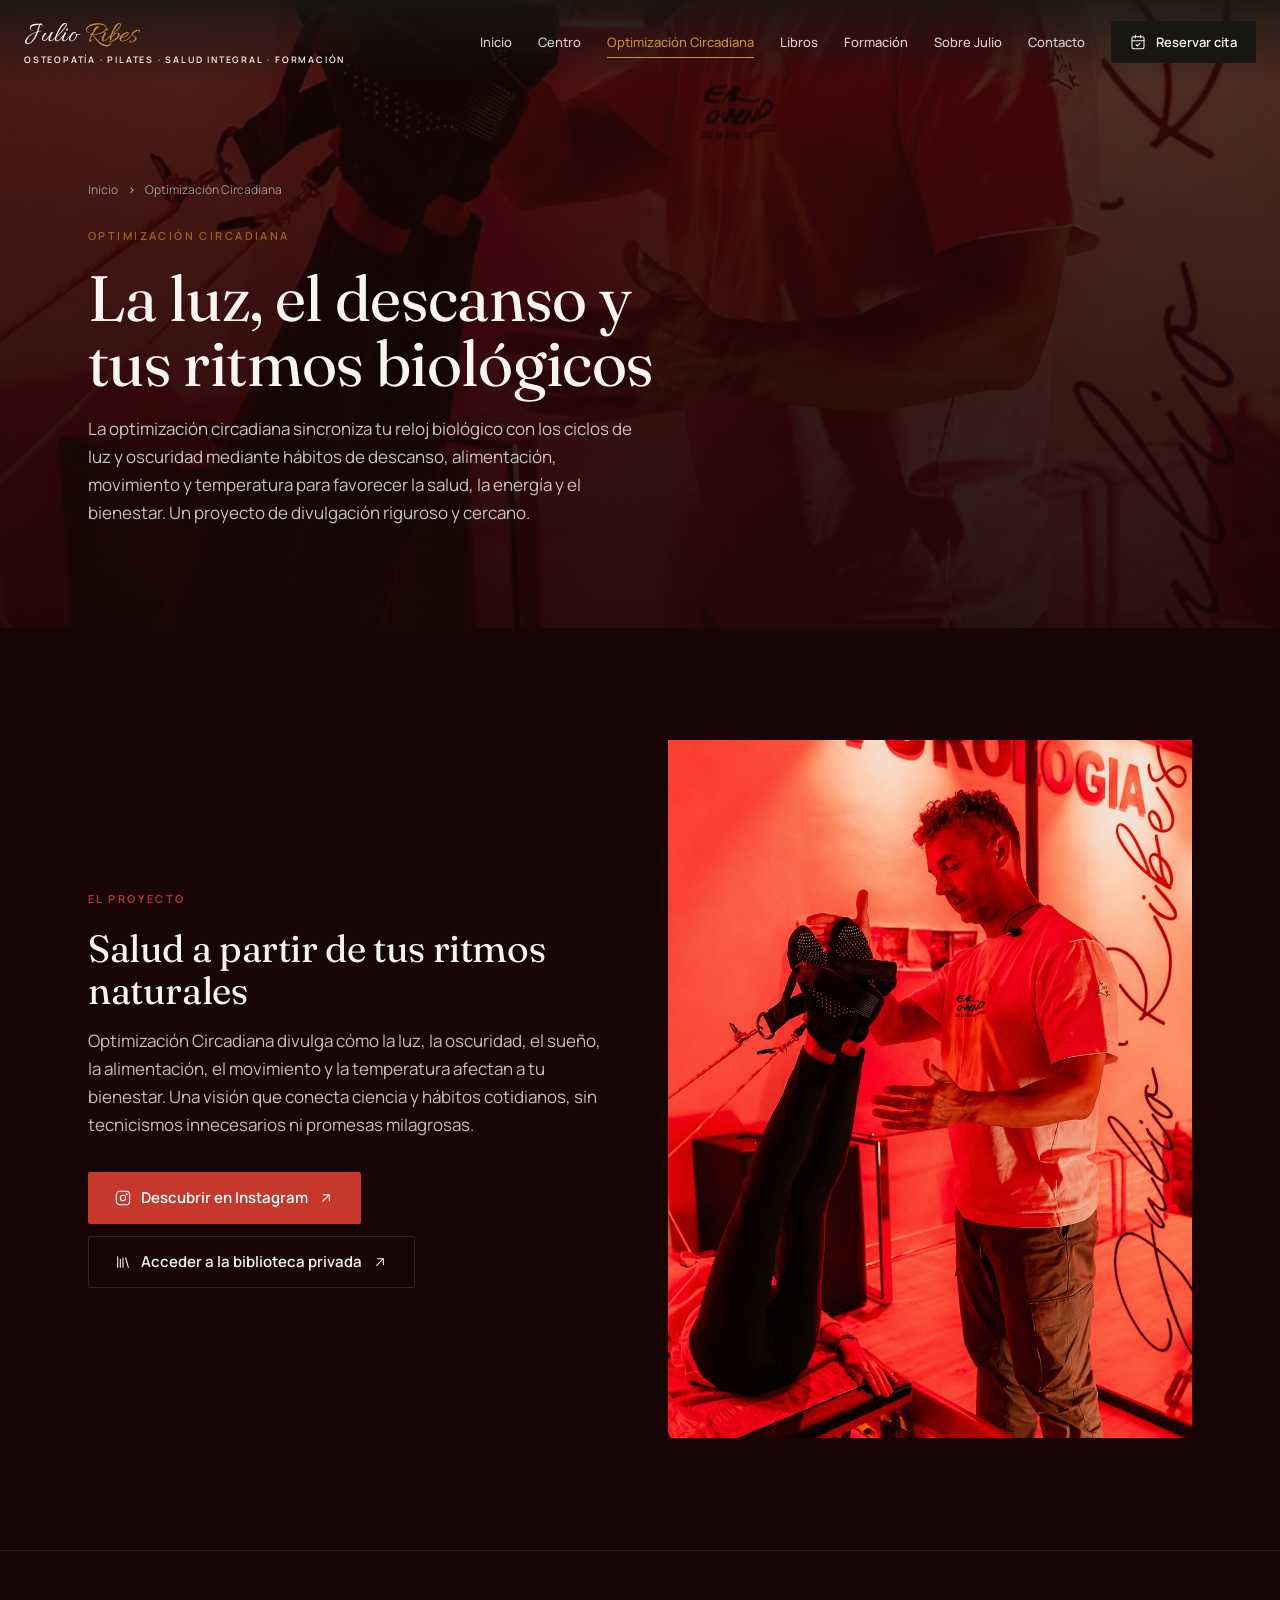
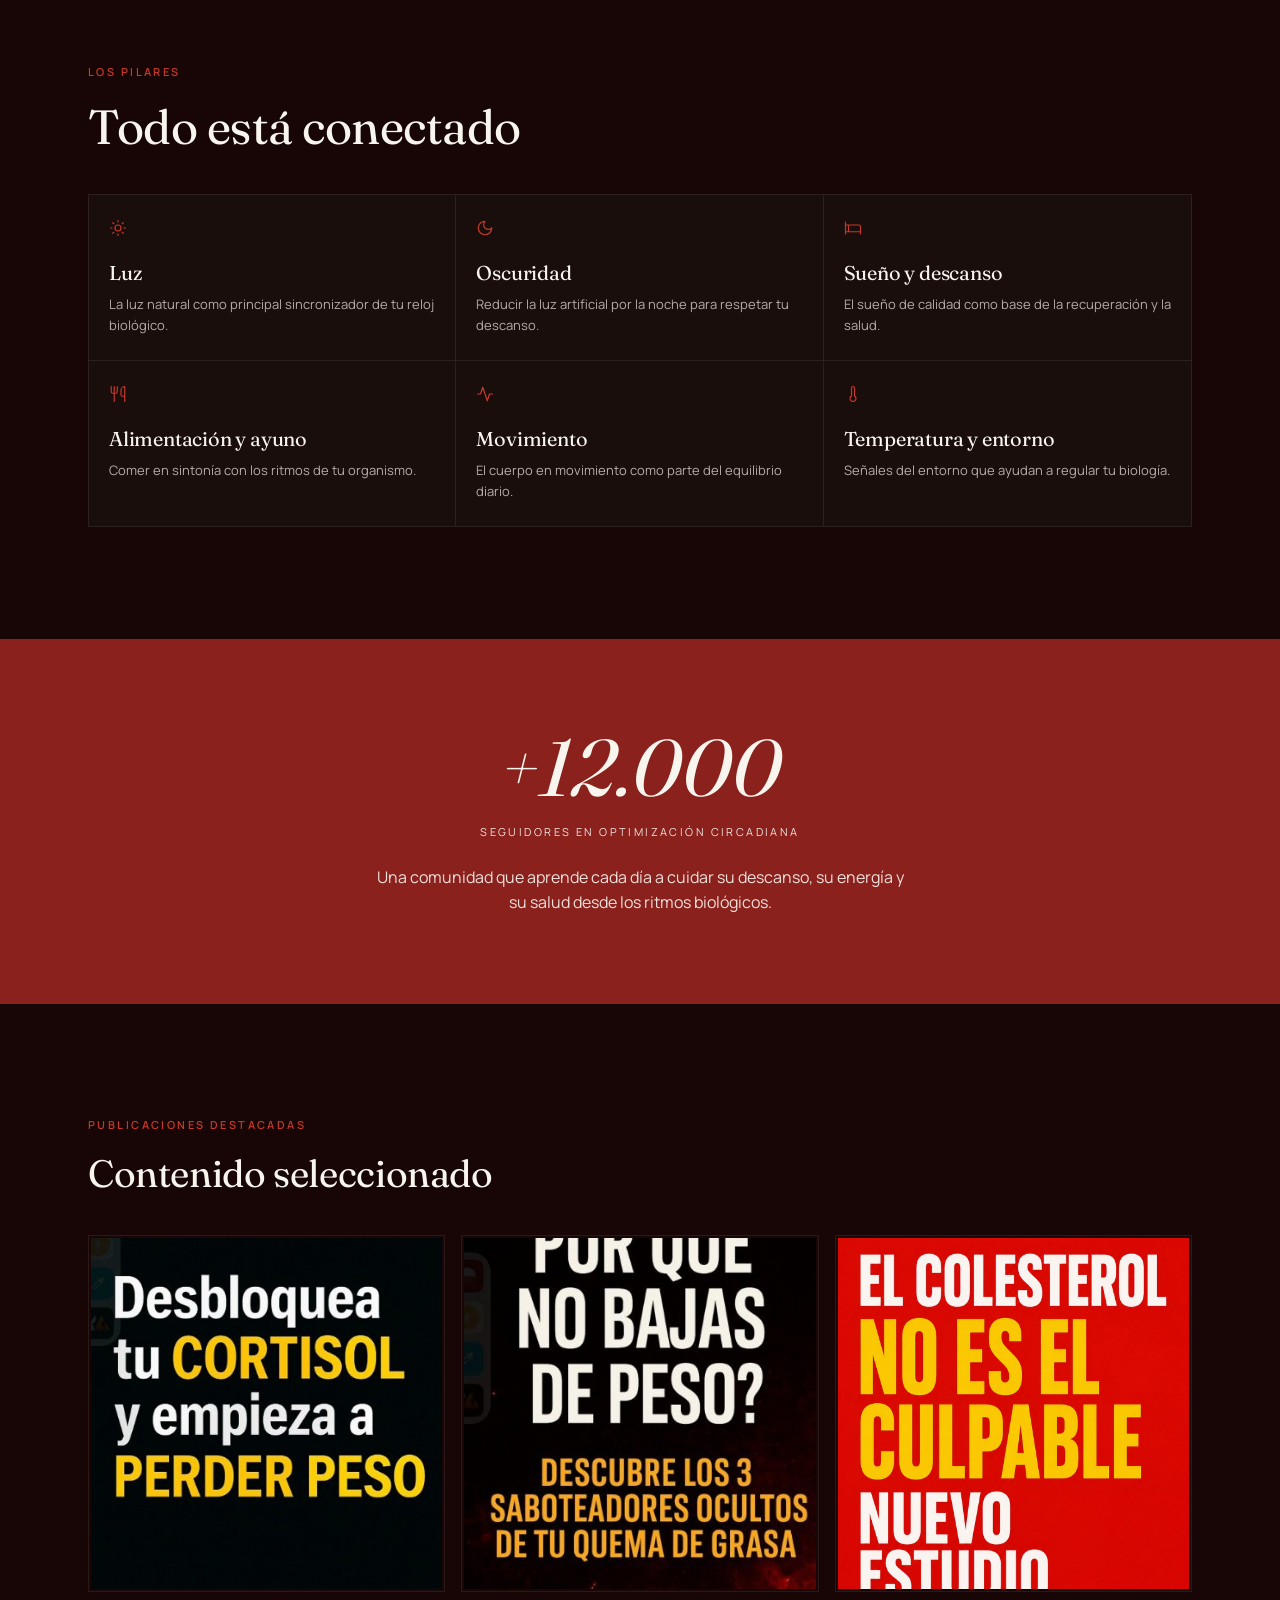
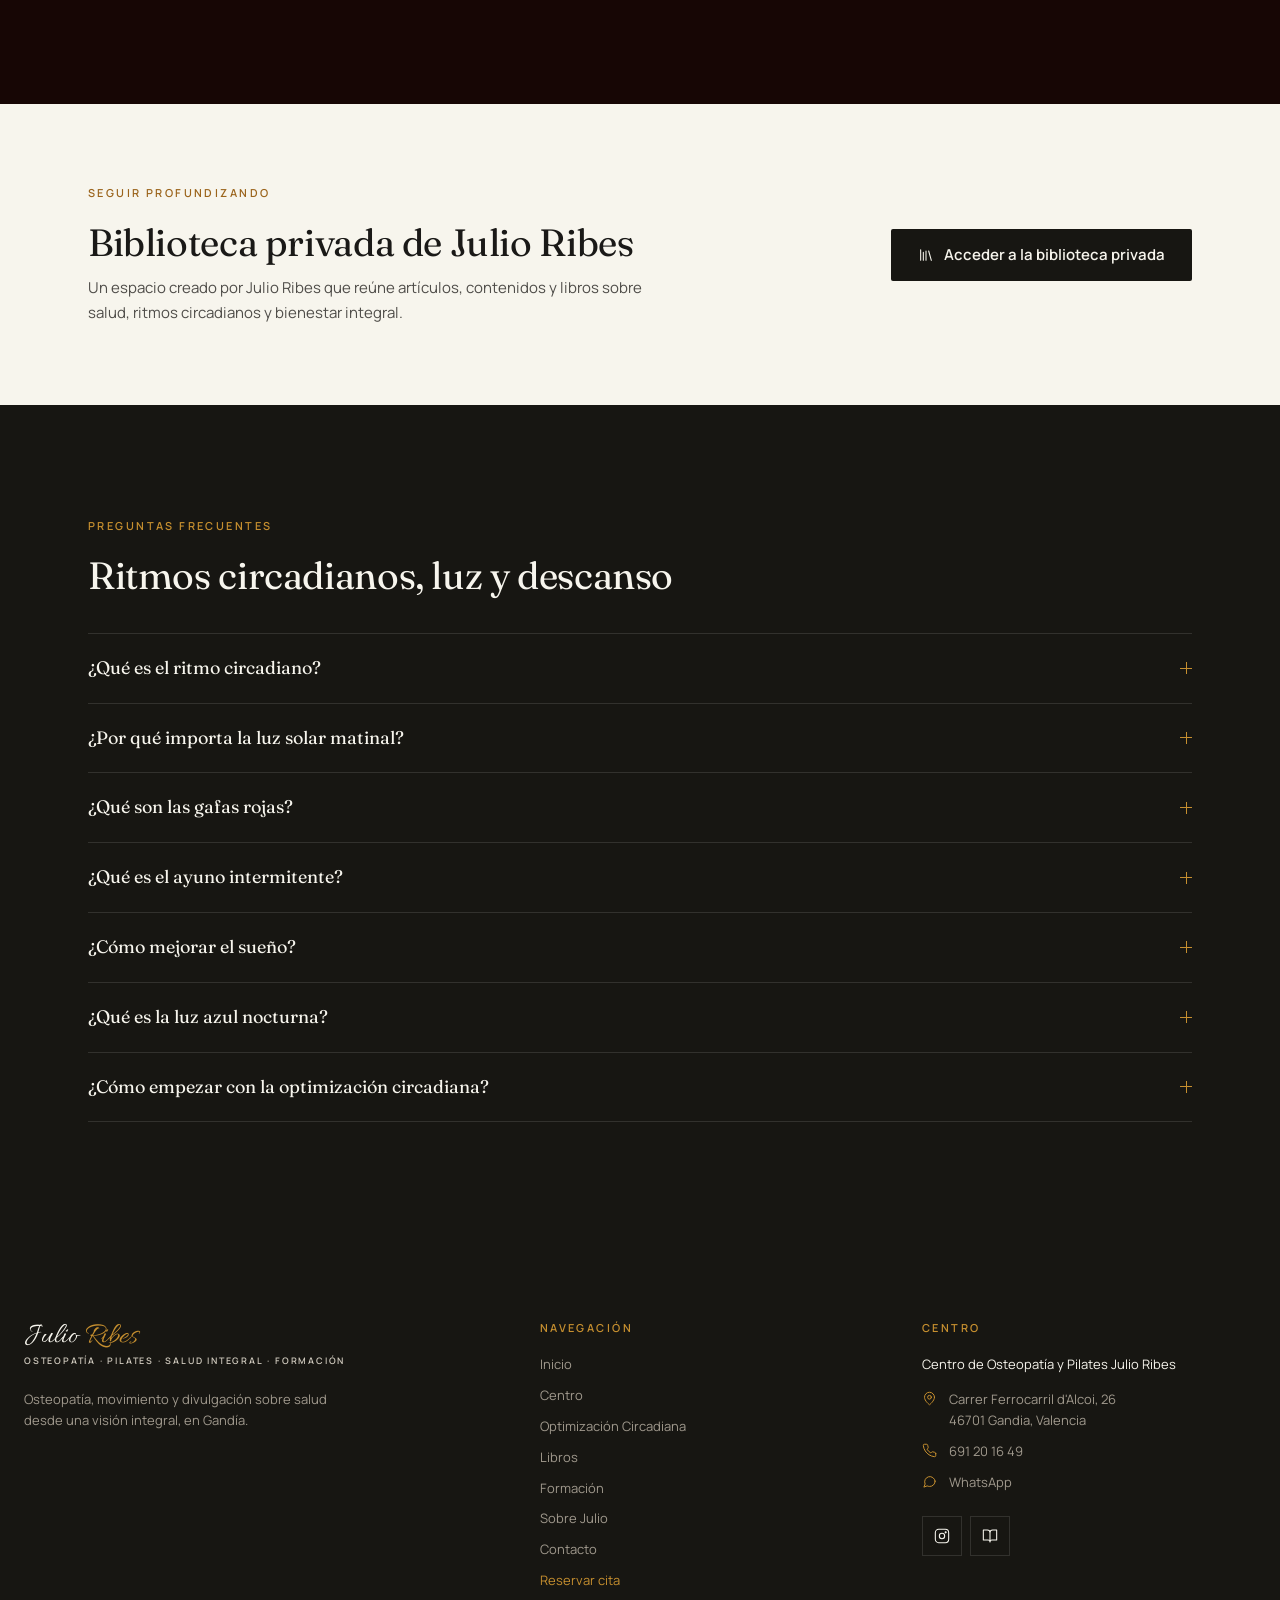
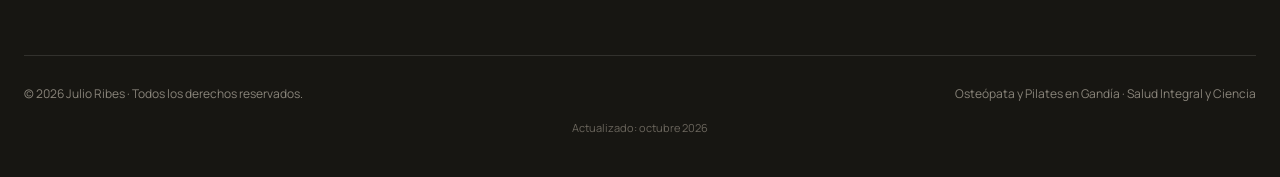
<file: optimizacion-circadiana.html>
<!DOCTYPE html>
<html lang="es">
<head>
  <meta charset="UTF-8">
  <meta name="viewport" content="width=device-width, initial-scale=1.0">
  <title>Optimización Circadiana · Julio Ribes</title>
  <meta name="description" content="Divulgación sobre luz, oscuridad, sueño, alimentación, movimiento y temperatura. La comunidad de Optimización Circadiana de Julio Ribes.">
  <link rel="canonical" href="https://julioribes.es/optimizacion-circadiana.html">
  <meta property="og:type" content="website">
  <meta property="og:locale" content="es_ES">
  <meta property="og:site_name" content="Julio Ribes">
  <meta property="og:url" content="https://julioribes.es/optimizacion-circadiana.html">
  <meta property="og:title" content="Optimización Circadiana · Julio Ribes">
  <meta property="og:description" content="Divulgación sobre luz, oscuridad, sueño, alimentación, movimiento y temperatura. La comunidad de Optimización Circadiana de Julio Ribes.">
  <meta property="og:image" content="https://julioribes.es/img/circadiana/circadiana-hero.jpg">
  <meta name="twitter:card" content="summary_large_image">
  <meta name="twitter:title" content="Optimización Circadiana · Julio Ribes">
  <meta name="twitter:description" content="Divulgación sobre luz, oscuridad, sueño, alimentación, movimiento y temperatura. La comunidad de Optimización Circadiana de Julio Ribes.">
  <meta name="twitter:image" content="https://julioribes.es/img/circadiana/circadiana-hero.jpg">
  <link rel="icon" href="favicon.ico" sizes="48x48">
  <link rel="icon" type="image/jpeg" href="img/favicon.jpg">
  <link rel="preconnect" href="https://fonts.googleapis.com">
  <link rel="preconnect" href="https://fonts.gstatic.com" crossorigin>
  <link href="https://fonts.googleapis.com/css2?family=Allura&family=Fraunces:ital,opsz,wght@0,9..144,400;1,9..144,400&family=Manrope:wght@400;500;600&display=swap" rel="stylesheet">
  <link rel="stylesheet" href="css/base.css">
  <link rel="stylesheet" href="css/layout.css">
  <link rel="stylesheet" href="css/components.css">
  <link rel="stylesheet" href="css/pages.css">
  <link rel="stylesheet" href="css/responsive.css">
  <script type="application/ld+json">
{
  "@context": "https://schema.org",
  "@graph": [
    {
      "@type": "Organization",
      "@id": "https://julioribes.es/#optimizacion-circadiana",
      "name": "Optimización Circadiana",
      "url": "https://julioribes.es/optimizacion-circadiana.html",
      "founder": {
        "@id": "https://julioribes.es/#julio-ribes"
      },
      "sameAs": [
        "https://www.instagram.com/optimizacioncircadiana/"
      ]
    },
    {
      "@type": "BreadcrumbList",
      "itemListElement": [
        {
          "@type": "ListItem",
          "position": 1,
          "name": "Inicio",
          "item": "https://julioribes.es/"
        },
        {
          "@type": "ListItem",
          "position": 2,
          "name": "Optimización Circadiana",
          "item": "https://julioribes.es/optimizacion-circadiana.html"
        }
      ]
    },
    {
      "@type": "FAQPage",
      "mainEntity": [
        {
          "@type": "Question",
          "name": "¿Qué es el ritmo circadiano?",
          "acceptedAnswer": {
            "@type": "Answer",
            "text": "El ciclo biológico de aproximadamente 24 horas que regula el sueño, la energía, el metabolismo y las hormonas. Se sincroniza sobre todo con la luz y la oscuridad."
          }
        },
        {
          "@type": "Question",
          "name": "¿Por qué importa la luz solar matinal?",
          "acceptedAnswer": {
            "@type": "Answer",
            "text": "La luz natural de la mañana es la principal señal que pone en hora el reloj biológico, favorece el estado de ánimo y prepara un buen descanso nocturno."
          }
        },
        {
          "@type": "Question",
          "name": "¿Qué son las gafas rojas?",
          "acceptedAnswer": {
            "@type": "Answer",
            "text": "Gafas con filtro que bloquean la luz azul por la noche para proteger la melatonina y respetar el descanso. Es el tema del libro «Gafas Rojas: La Solución Circadiana»."
          }
        },
        {
          "@type": "Question",
          "name": "¿Qué es el ayuno intermitente?",
          "acceptedAnswer": {
            "@type": "Answer",
            "text": "Un patrón de alimentación que concentra las comidas en una ventana horaria en sintonía con los ritmos del organismo. Conviene adaptarlo a cada persona de forma prudente."
          }
        },
        {
          "@type": "Question",
          "name": "¿Cómo mejorar el sueño?",
          "acceptedAnswer": {
            "@type": "Answer",
            "text": "Luz natural por la mañana, menos luz artificial por la noche, horarios regulares de comida y descanso, movimiento durante el día y un entorno fresco y oscuro para dormir."
          }
        },
        {
          "@type": "Question",
          "name": "¿Qué es la luz azul nocturna?",
          "acceptedAnswer": {
            "@type": "Answer",
            "text": "La luz de pantallas y bombillas que, por la noche, retrasa la melatonina y altera el descanso. Reducirla es uno de los pilares de la optimización circadiana."
          }
        },
        {
          "@type": "Question",
          "name": "¿Cómo empezar con la optimización circadiana?",
          "acceptedAnswer": {
            "@type": "Answer",
            "text": "Con pequeños cambios: exponerte a la luz del día al despertar, cenar temprano, bajar la intensidad de la luz al anochecer y mantener horarios estables. En Instagram y en la biblioteca privada encontrarás contenido para profundizar."
          }
        }
      ]
    }
  ]
}
  </script>
</head>
<body>
  <header class="site-header site-header--overlay site-header--on-dark">
    <div class="container container--wide site-header__inner">
      <a class="brand" href="index.html" aria-label="Julio Ribes, inicio">
          <span class="brand__name">Julio <span>Ribes</span></span>
          <span class="brand__tagline">Osteopatía · Pilates · Salud Integral · Formación</span>
        </a>
      <button class="nav-toggle" type="button" aria-expanded="false" aria-controls="site-nav" aria-label="Abrir menú">
        <span></span><span></span><span></span>
      </button>
      <nav class="site-nav" id="site-nav" aria-label="Principal">
        <ul class="site-nav__list">
            <li><a class="site-nav__link" href="index.html">Inicio</a></li>
            <li><a class="site-nav__link" href="centro.html">Centro</a></li>
            <li><a class="site-nav__link" href="optimizacion-circadiana.html" aria-current="page">Optimización Circadiana</a></li>
            <li><a class="site-nav__link" href="libros.html">Libros</a></li>
            <li><a class="site-nav__link" href="formacion.html">Formación</a></li>
            <li><a class="site-nav__link" href="sobre-julio.html">Sobre Julio</a></li>
            <li><a class="site-nav__link" href="contacto.html">Contacto</a></li>
        </ul>
        <a class="btn btn--dark" href="reservar.html"><svg class="icon" viewBox="0 0 24 24" aria-hidden="true"><rect x="3" y="4" width="18" height="18" rx="2"/><path d="M16 2v4M8 2v4M3 10h18M9 16l2 2 4-4"/></svg> Reservar cita</a>
      </nav>
    </div>
  </header>

  <main>
    <section class="page-hero page-hero--circadiana page-hero--dark page-hero--circ">
      <div class="page-hero__bg" aria-hidden="true"></div>
      <div class="container">
        <nav class="breadcrumb" aria-label="Migas de pan">
          <a href="index.html">Inicio</a><span class="breadcrumb__sep" aria-hidden="true">›</span><span aria-current="page">Optimización Circadiana</span>
        </nav>
        <span class="eyebrow">Optimización Circadiana</span>
        <h1 class="title-xl">La luz, el descanso y<br>tus ritmos biológicos</h1>
        <p class="lead">La optimización circadiana sincroniza tu reloj biológico con los ciclos de luz y oscuridad mediante hábitos de descanso, alimentación, movimiento y temperatura para favorecer la salud, la energía y el bienestar. Un proyecto de divulgación riguroso y cercano.</p>
      </div>
    </section>

    <section class="section section--circ" aria-labelledby="proyecto">
      <div class="container split reveal">
        <div class="split__body">
          <span class="eyebrow">El proyecto</span>
          <h2 class="title-md" id="proyecto">Salud a partir de tus ritmos naturales</h2>
          <p class="lead">Optimización Circadiana divulga cómo la luz, la oscuridad, el sueño, la alimentación, el movimiento y la temperatura afectan a tu bienestar. Una visión que conecta ciencia y hábitos cotidianos, sin tecnicismos innecesarios ni promesas milagrosas.</p>
          <div class="btn-group">
            <a class="btn btn--red" href="https://www.instagram.com/optimizacioncircadiana/" target="_blank" rel="noopener"><svg class="icon" viewBox="0 0 24 24" aria-hidden="true"><rect x="2" y="2" width="20" height="20" rx="5"/><circle cx="12" cy="12" r="4"/><circle cx="17.5" cy="6.5" r=".8" fill="currentColor"/></svg> Descubrir en Instagram <svg class="icon" viewBox="0 0 24 24" aria-hidden="true"><path d="M7 17 17 7M8 7h9v9"/></svg></a>
            <a class="btn btn--outline-light" href="#biblioteca"><svg class="icon" viewBox="0 0 24 24" aria-hidden="true"><path d="m16 6 4 14M12 6v14M8 8v12M4 4v16"/></svg> Acceder a la biblioteca privada <svg class="icon" viewBox="0 0 24 24" aria-hidden="true"><path d="M7 17 17 7M8 7h9v9"/></svg></a>
          </div>
        </div>
        <div class="split__media split__media--tall">
          <img src="img/circadiana/circadiana-hero.jpg" alt="Julio Ribes trabajando bajo luz roja en el centro" width="1046" height="1503" loading="lazy">
        </div>
      </div>
    </section>

    <section class="section section--circ section--bordered" aria-labelledby="pilares">
      <div class="container reveal">
        <span class="eyebrow">Los pilares</span>
        <h2 class="title-lg" id="pilares">Todo está conectado</h2>
        <ul class="pillars pillars--3">
          <li class="pillar"><svg class="icon" viewBox="0 0 24 24" aria-hidden="true"><circle cx="12" cy="12" r="4"/><path d="M12 2v2M12 20v2M4.9 4.9l1.4 1.4M17.7 17.7l1.4 1.4M2 12h2M20 12h2M4.9 19.1l1.4-1.4M17.7 6.3l1.4-1.4"/></svg><h3>Luz</h3><p>La luz natural como principal sincronizador de tu reloj biológico.</p></li>
          <li class="pillar"><svg class="icon" viewBox="0 0 24 24" aria-hidden="true"><path d="M12 3a6 6 0 0 0 9 9 9 9 0 1 1-9-9z"/></svg><h3>Oscuridad</h3><p>Reducir la luz artificial por la noche para respetar tu descanso.</p></li>
          <li class="pillar"><svg class="icon" viewBox="0 0 24 24" aria-hidden="true"><path d="M2 4v16M2 8h18a2 2 0 0 1 2 2v10M2 17h20M6 8v9"/></svg><h3>Sueño y descanso</h3><p>El sueño de calidad como base de la recuperación y la salud.</p></li>
          <li class="pillar"><svg class="icon" viewBox="0 0 24 24" aria-hidden="true"><path d="M3 2v7c0 1.1.9 2 2 2h4a2 2 0 0 0 2-2V2M7 2v20M21 15V2a5 5 0 0 0-5 5v6c0 1.1.9 2 2 2h3zm0 0v7"/></svg><h3>Alimentación y ayuno</h3><p>Comer en sintonía con los ritmos de tu organismo.</p></li>
          <li class="pillar"><svg class="icon" viewBox="0 0 24 24" aria-hidden="true"><path d="M22 12h-4l-3 9L9 3l-3 9H2"/></svg><h3>Movimiento</h3><p>El cuerpo en movimiento como parte del equilibrio diario.</p></li>
          <li class="pillar"><svg class="icon" viewBox="0 0 24 24" aria-hidden="true"><path d="M14 4v10.5a4 4 0 1 1-4 0V4a2 2 0 0 1 4 0z"/></svg><h3>Temperatura y entorno</h3><p>Señales del entorno que ayudan a regular tu biología.</p></li>
        </ul>
      </div>
    </section>

    <section class="community" aria-label="Comunidad">
      <div class="container reveal">
        <span class="community__number">+12.000</span>
        <span class="community__label">Seguidores en Optimización Circadiana</span>
        <p>Una comunidad que aprende cada día a cuidar su descanso, su energía y su salud desde los ritmos biológicos.</p>
      </div>
    </section>

    <section class="section section--circ" aria-labelledby="publicaciones">
      <div class="container reveal">
        <span class="eyebrow">Publicaciones destacadas</span>
        <h2 class="title-md" id="publicaciones">Contenido seleccionado</h2>
        <ul class="posts">
          <li><a class="post" href="https://www.instagram.com/optimizacioncircadiana/" target="_blank" rel="noopener"><img src="img/circadiana/ig-post-cortisol.jpg" alt="Publicación: Desbloquea tu cortisol y empieza a perder peso" width="427" height="546" loading="lazy"></a></li>
          <li><a class="post" href="https://www.instagram.com/optimizacioncircadiana/" target="_blank" rel="noopener"><img src="img/circadiana/ig-post-saboteadores.jpg" alt="Publicación: Por qué no bajas de peso, los 3 saboteadores ocultos" width="409" height="535" loading="lazy"></a></li>
          <li><a class="post" href="https://www.instagram.com/optimizacioncircadiana/" target="_blank" rel="noopener"><img src="img/circadiana/ig-post-colesterol.jpg" alt="Publicación: El colesterol no es el culpable, nuevo estudio" width="1122" height="1402" loading="lazy"></a></li>
        </ul>
      </div>
    </section>

    <section class="section section--tight" aria-labelledby="biblioteca">
      <div class="container library reveal">
        <div>
          <span class="eyebrow">Seguir profundizando</span>
          <h2 class="title-md" id="biblioteca">Biblioteca privada de Julio Ribes</h2>
          <p class="lead">Un espacio creado por Julio Ribes que reúne artículos, contenidos y libros sobre salud, ritmos circadianos y bienestar integral.</p>
        </div>
        <a class="btn btn--dark" href="#biblioteca"><svg class="icon" viewBox="0 0 24 24" aria-hidden="true"><path d="m16 6 4 14M12 6v14M8 8v12M4 4v16"/></svg> Acceder a la biblioteca privada</a>
      </div>
    </section>

    <section class="section faq section--dark" aria-labelledby="faq">
      <div class="container reveal">
        <span class="eyebrow">Preguntas frecuentes</span>
        <h2 class="title-md" id="faq">Ritmos circadianos, luz y descanso</h2>
        <div class="faq__list">
          <details class="faq__item">
            <summary class="faq__question">¿Qué es el ritmo circadiano?<span class="faq__icon" aria-hidden="true"></span></summary>
            <div class="faq__answer"><p>El ciclo biológico de aproximadamente 24 horas que regula el sueño, la energía, el metabolismo y las hormonas. Se sincroniza sobre todo con la luz y la oscuridad.</p></div>
          </details>
          <details class="faq__item">
            <summary class="faq__question">¿Por qué importa la luz solar matinal?<span class="faq__icon" aria-hidden="true"></span></summary>
            <div class="faq__answer"><p>La luz natural de la mañana es la principal señal que pone en hora el reloj biológico, favorece el estado de ánimo y prepara un buen descanso nocturno.</p></div>
          </details>
          <details class="faq__item">
            <summary class="faq__question">¿Qué son las gafas rojas?<span class="faq__icon" aria-hidden="true"></span></summary>
            <div class="faq__answer"><p>Gafas con filtro que bloquean la luz azul por la noche para proteger la melatonina y respetar el descanso. Es el tema del libro «Gafas Rojas: La Solución Circadiana».</p></div>
          </details>
          <details class="faq__item">
            <summary class="faq__question">¿Qué es el ayuno intermitente?<span class="faq__icon" aria-hidden="true"></span></summary>
            <div class="faq__answer"><p>Un patrón de alimentación que concentra las comidas en una ventana horaria en sintonía con los ritmos del organismo. Conviene adaptarlo a cada persona de forma prudente.</p></div>
          </details>
          <details class="faq__item">
            <summary class="faq__question">¿Cómo mejorar el sueño?<span class="faq__icon" aria-hidden="true"></span></summary>
            <div class="faq__answer"><p>Luz natural por la mañana, menos luz artificial por la noche, horarios regulares de comida y descanso, movimiento durante el día y un entorno fresco y oscuro para dormir.</p></div>
          </details>
          <details class="faq__item">
            <summary class="faq__question">¿Qué es la luz azul nocturna?<span class="faq__icon" aria-hidden="true"></span></summary>
            <div class="faq__answer"><p>La luz de pantallas y bombillas que, por la noche, retrasa la melatonina y altera el descanso. Reducirla es uno de los pilares de la optimización circadiana.</p></div>
          </details>
          <details class="faq__item">
            <summary class="faq__question">¿Cómo empezar con la optimización circadiana?<span class="faq__icon" aria-hidden="true"></span></summary>
            <div class="faq__answer"><p>Con pequeños cambios: exponerte a la luz del día al despertar, cenar temprano, bajar la intensidad de la luz al anochecer y mantener horarios estables. En Instagram y en la biblioteca privada encontrarás contenido para profundizar.</p></div>
          </details>
        </div>
      </div>
    </section>
  </main>

  <footer class="site-footer">
    <div class="container container--wide">
      <div class="site-footer__grid">
        <div>
          <div class="brand" aria-label="Julio Ribes, inicio">
          <span class="brand__name">Julio <span>Ribes</span></span>
          <span class="brand__tagline">Osteopatía · Pilates · Salud Integral · Formación</span>
        </div>
          <p class="site-footer__about">Osteopatía, movimiento y divulgación sobre salud desde una visión integral, en Gandía.</p>
        </div>
        <nav aria-label="Pie de página">
          <h2 class="site-footer__heading">Navegación</h2>
          <ul class="site-footer__links">
            <li><a href="index.html">Inicio</a></li>
            <li><a href="centro.html">Centro</a></li>
            <li><a href="optimizacion-circadiana.html">Optimización Circadiana</a></li>
            <li><a href="libros.html">Libros</a></li>
            <li><a href="formacion.html">Formación</a></li>
            <li><a href="sobre-julio.html">Sobre Julio</a></li>
            <li><a href="contacto.html">Contacto</a></li>
            <li><a class="is-accent" href="reservar.html">Reservar cita</a></li>
          </ul>
        </nav>
        <div>
          <h2 class="site-footer__heading">Centro</h2>
          <p class="site-footer__center">Centro de Osteopatía y Pilates Julio Ribes</p>
          <ul class="contact-lines">
            <li><svg class="icon" viewBox="0 0 24 24" aria-hidden="true"><path d="M20 10c0 6-8 12-8 12s-8-6-8-12a8 8 0 0 1 16 0z"/><circle cx="12" cy="10" r="3"/></svg><a href="https://www.google.com/maps/search/?api=1&query=Carrer+Ferrocarril+d%27Alcoi+26%2C+46701+Gandia" target="_blank" rel="noopener">Carrer Ferrocarril d'Alcoi, 26<br>46701 Gandia, Valencia</a></li>
            <li><svg class="icon" viewBox="0 0 24 24" aria-hidden="true"><path d="M22 16.9v3a2 2 0 0 1-2.2 2 19.8 19.8 0 0 1-8.6-3.1 19.5 19.5 0 0 1-6-6A19.8 19.8 0 0 1 2.1 4.2 2 2 0 0 1 4.1 2h3a2 2 0 0 1 2 1.7c.1 1 .4 1.9.7 2.8a2 2 0 0 1-.5 2.1L8.1 9.9a16 16 0 0 0 6 6l1.3-1.3a2 2 0 0 1 2.1-.4c.9.3 1.8.6 2.8.7a2 2 0 0 1 1.7 2z"/></svg><a href="tel:+34691201649">691 20 16 49</a></li>
            <li><svg class="icon" viewBox="0 0 24 24" aria-hidden="true"><path d="M21 11.5a8.4 8.4 0 0 1-9 8.4 8.6 8.6 0 0 1-3.8-.9L3 21l2-5a8.4 8.4 0 1 1 16-4.5z"/></svg><a href="https://wa.me/34691201649" target="_blank" rel="noopener">WhatsApp</a></li>
          </ul>
          <div class="social">
            <a href="https://www.instagram.com/optimizacioncircadiana/" target="_blank" rel="noopener" aria-label="Instagram de Optimización Circadiana"><svg class="icon" viewBox="0 0 24 24" aria-hidden="true"><rect x="2" y="2" width="20" height="20" rx="5"/><circle cx="12" cy="12" r="4"/><circle cx="17.5" cy="6.5" r=".8" fill="currentColor"/></svg></a>
            <a href="https://www.amazon.es/Julio-Ribes/e/B0F91G8CJY" target="_blank" rel="noopener" aria-label="Libros de Julio Ribes en Amazon"><svg class="icon" viewBox="0 0 24 24" aria-hidden="true"><path d="M2 3h6a4 4 0 0 1 4 4v14a3 3 0 0 0-3-3H2zM22 3h-6a4 4 0 0 0-4 4v14a3 3 0 0 1 3-3h7z"/></svg></a>
          </div>
        </div>
      </div>
      <div class="site-footer__bottom">
        <p>© <span data-year>2026</span> Julio Ribes · Todos los derechos reservados.</p>
        <p>Osteópata y Pilates en Gandía · Salud Integral y Ciencia</p>
      </div>
      <p class="site-footer__updated">Actualizado: octubre 2026</p>
    </div>
  </footer>

  <script src="js/nav.js" defer></script>
  <script src="js/reveal.js" defer></script>
  <script src="js/slider.js" defer></script>
  <script src="js/tabs.js" defer></script>
  <script src="js/books.js" defer></script>
  <script src="js/faq.js" defer></script>
  <script src="js/footer.js" defer></script>
  <script src="js/whatsapp.js"></script>
  <script src="https://o2solutions.es/julioribes/assets/widget.js" async data-selector='a[href="reservar.html"]' data-tel="34691201649"></script>
</body>
</html>
</file>
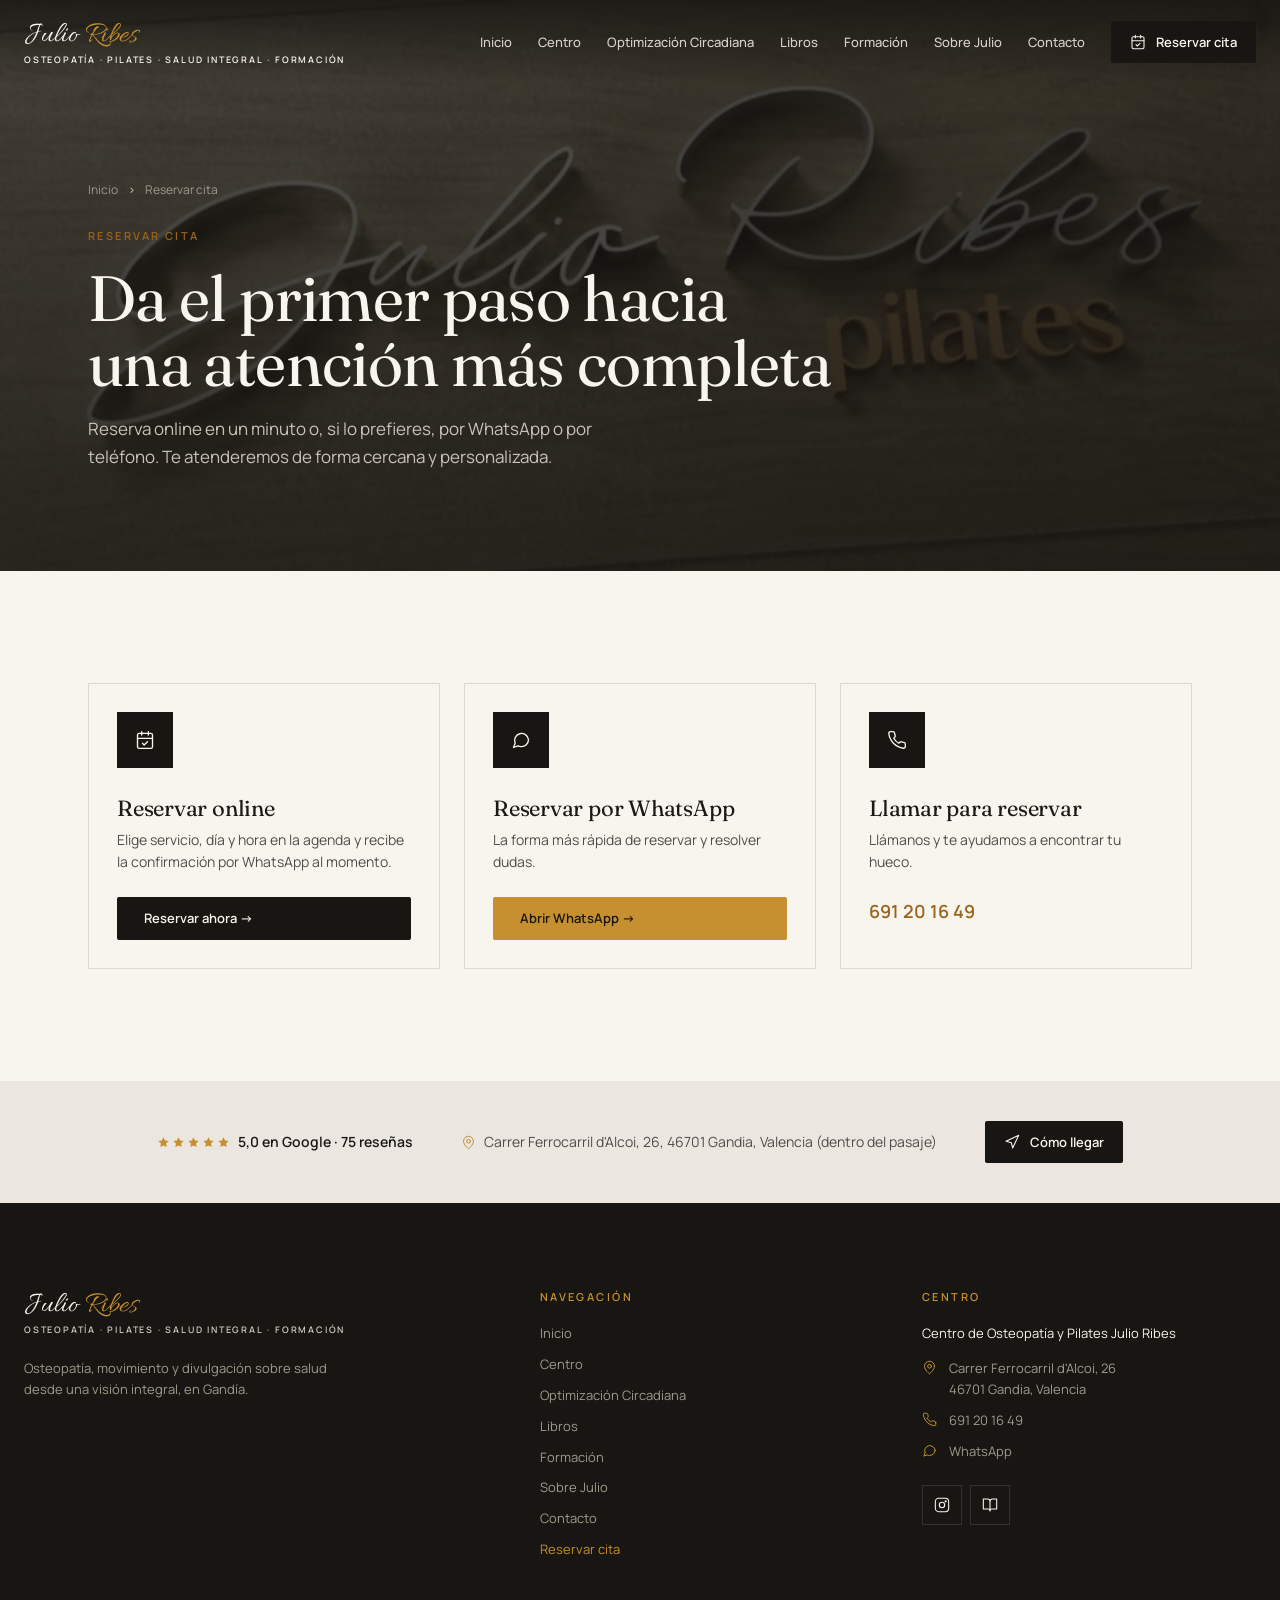
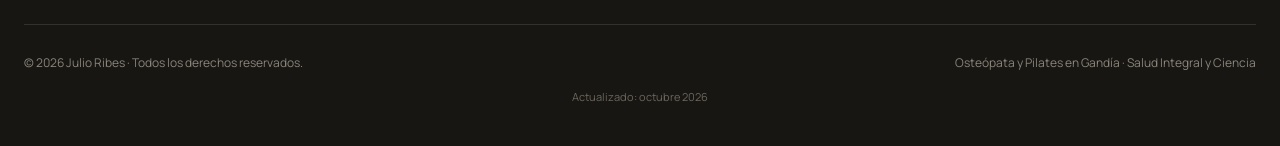
<file: reservar.html>
<!DOCTYPE html>
<html lang="es">
<head>
  <meta charset="UTF-8">
  <meta name="viewport" content="width=device-width, initial-scale=1.0">
  <title>Reservar cita · Julio Ribes, Gandía</title>
  <meta name="description" content="Reserva tu cita en el Centro de Osteopatía y Pilates Julio Ribes en Gandía por WhatsApp o teléfono.">
  <link rel="canonical" href="https://julioribes.es/reservar.html">
  <meta property="og:type" content="website">
  <meta property="og:locale" content="es_ES">
  <meta property="og:site_name" content="Julio Ribes">
  <meta property="og:url" content="https://julioribes.es/reservar.html">
  <meta property="og:title" content="Reservar cita · Julio Ribes, Gandía">
  <meta property="og:description" content="Reserva tu cita en el Centro de Osteopatía y Pilates Julio Ribes en Gandía por WhatsApp o teléfono.">
  <meta property="og:image" content="https://julioribes.es/img/centro/rotulo-pilates.jpg">
  <meta name="twitter:card" content="summary_large_image">
  <meta name="twitter:title" content="Reservar cita · Julio Ribes, Gandía">
  <meta name="twitter:description" content="Reserva tu cita en el Centro de Osteopatía y Pilates Julio Ribes en Gandía por WhatsApp o teléfono.">
  <meta name="twitter:image" content="https://julioribes.es/img/centro/rotulo-pilates.jpg">
  <link rel="icon" href="favicon.ico" sizes="48x48">
  <link rel="icon" type="image/jpeg" href="img/favicon.jpg">
  <link rel="preconnect" href="https://fonts.googleapis.com">
  <link rel="preconnect" href="https://fonts.gstatic.com" crossorigin>
  <link href="https://fonts.googleapis.com/css2?family=Allura&family=Fraunces:ital,opsz,wght@0,9..144,400;1,9..144,400&family=Manrope:wght@400;500;600&display=swap" rel="stylesheet">
  <link rel="stylesheet" href="css/base.css">
  <link rel="stylesheet" href="css/layout.css">
  <link rel="stylesheet" href="css/components.css">
  <link rel="stylesheet" href="css/pages.css">
  <link rel="stylesheet" href="css/responsive.css">
  <script type="application/ld+json">
{
  "@context": "https://schema.org",
  "@graph": [
    {
      "@type": "MedicalBusiness",
      "@id": "https://julioribes.es/#centro",
      "name": "Centro de Osteopatía y Pilates Julio Ribes",
      "url": "https://julioribes.es/centro.html",
      "image": "https://julioribes.es/img/centro/centro-entrada.jpg",
      "telephone": "+34691201649",
      "address": {
        "@type": "PostalAddress",
        "streetAddress": "Carrer Ferrocarril d'Alcoi, 26",
        "addressLocality": "Gandia",
        "addressRegion": "Valencia",
        "postalCode": "46701",
        "addressCountry": "ES"
      },
      "hasMap": "https://www.google.com/maps/search/?api=1&query=Carrer+Ferrocarril+d%27Alcoi+26%2C+46701+Gandia",
      "openingHoursSpecification": [
        {
          "@type": "OpeningHoursSpecification",
          "dayOfWeek": [
            "Monday",
            "Wednesday"
          ],
          "opens": "15:00",
          "closes": "22:00"
        },
        {
          "@type": "OpeningHoursSpecification",
          "dayOfWeek": [
            "Tuesday",
            "Thursday"
          ],
          "opens": "12:00",
          "closes": "17:30"
        }
      ],
      "founder": {
        "@id": "https://julioribes.es/#julio-ribes"
      },
      "employee": {
        "@id": "https://julioribes.es/#julio-ribes"
      },
      "medicalSpecialty": "Osteopathic",
      "aggregateRating": {
        "@type": "AggregateRating",
        "ratingValue": "5.0",
        "bestRating": "5",
        "reviewCount": "75"
      },
      "review": [
        {
          "@type": "Review",
          "author": {
            "@type": "Person",
            "name": "Silviya K."
          },
          "reviewBody": "Era mi primera vez en la clínica de Julio y salí muy satisfecha. El trato fue muy profesional y el masaje me encantó, me ayudó a relajarme y a aliviar mis tensiones. Lo recomiendo totalmente. Volveré sin duda! Muchas gracias",
          "reviewRating": {
            "@type": "Rating",
            "ratingValue": "5",
            "bestRating": "5"
          },
          "itemReviewed": {
            "@id": "https://julioribes.es/#centro"
          },
          "publisher": {
            "@type": "Organization",
            "name": "Google"
          }
        },
        {
          "@type": "Review",
          "author": {
            "@type": "Person",
            "name": "Susana T."
          },
          "reviewBody": "Julio es un gran profesional que encuentra de donde viene el problema para dar la mejor solución. No ha fallado en ninguno de mis diagnósticos y para mi, tanto él como su equipo son los mejores. Recomendable al 100000%",
          "reviewRating": {
            "@type": "Rating",
            "ratingValue": "5",
            "bestRating": "5"
          },
          "itemReviewed": {
            "@id": "https://julioribes.es/#centro"
          },
          "publisher": {
            "@type": "Organization",
            "name": "Google"
          }
        },
        {
          "@type": "Review",
          "author": {
            "@type": "Person",
            "name": "Debora A."
          },
          "reviewBody": "Son muy buenos. Siempre atentos y ofreciendo lo mejor. Cuidándote hasta el último detalle. Son muchos años ya, y estoy encantada. Recomiendo 100% a estos increíbles profesionales.",
          "reviewRating": {
            "@type": "Rating",
            "ratingValue": "5",
            "bestRating": "5"
          },
          "itemReviewed": {
            "@id": "https://julioribes.es/#centro"
          },
          "publisher": {
            "@type": "Organization",
            "name": "Google"
          }
        }
      ],
      "sameAs": [
        "https://www.instagram.com/optimizacioncircadiana/",
        "https://share.google/BN2RBKUk3tENMYUAp"
      ]
    },
    {
      "@type": "BreadcrumbList",
      "itemListElement": [
        {
          "@type": "ListItem",
          "position": 1,
          "name": "Inicio",
          "item": "https://julioribes.es/"
        },
        {
          "@type": "ListItem",
          "position": 2,
          "name": "Reservar cita",
          "item": "https://julioribes.es/reservar.html"
        }
      ]
    }
  ]
}
  </script>
</head>
<body>
  <header class="site-header site-header--overlay site-header--on-dark">
    <div class="container container--wide site-header__inner">
      <a class="brand" href="index.html" aria-label="Julio Ribes, inicio">
          <span class="brand__name">Julio <span>Ribes</span></span>
          <span class="brand__tagline">Osteopatía · Pilates · Salud Integral · Formación</span>
        </a>
      <button class="nav-toggle" type="button" aria-expanded="false" aria-controls="site-nav" aria-label="Abrir menú">
        <span></span><span></span><span></span>
      </button>
      <nav class="site-nav" id="site-nav" aria-label="Principal">
        <ul class="site-nav__list">
            <li><a class="site-nav__link" href="index.html">Inicio</a></li>
            <li><a class="site-nav__link" href="centro.html">Centro</a></li>
            <li><a class="site-nav__link" href="optimizacion-circadiana.html">Optimización Circadiana</a></li>
            <li><a class="site-nav__link" href="libros.html">Libros</a></li>
            <li><a class="site-nav__link" href="formacion.html">Formación</a></li>
            <li><a class="site-nav__link" href="sobre-julio.html">Sobre Julio</a></li>
            <li><a class="site-nav__link" href="contacto.html">Contacto</a></li>
        </ul>
        <a class="btn btn--dark" href="reservar.html"><svg class="icon" viewBox="0 0 24 24" aria-hidden="true"><rect x="3" y="4" width="18" height="18" rx="2"/><path d="M16 2v4M8 2v4M3 10h18M9 16l2 2 4-4"/></svg> Reservar cita</a>
      </nav>
    </div>
  </header>

  <main>
    <section class="page-hero page-hero--rotulo page-hero--dark">
      <div class="page-hero__bg" aria-hidden="true"></div>
      <div class="container">
        <nav class="breadcrumb" aria-label="Migas de pan">
          <a href="index.html">Inicio</a><span class="breadcrumb__sep" aria-hidden="true">›</span><span aria-current="page">Reservar cita</span>
        </nav>
        <span class="eyebrow">Reservar cita</span>
        <h1 class="title-xl">Da el primer paso hacia<br>una atención más completa</h1>
        <p class="lead">Reserva online en un minuto o, si lo prefieres, por WhatsApp o por teléfono. Te atenderemos de forma cercana y personalizada.</p>
      </div>
    </section>

    <section class="section" aria-label="Formas de reservar">
      <div class="container cards reveal">
        <div class="card">
          <span class="card__icon"><svg class="icon" viewBox="0 0 24 24" aria-hidden="true"><rect x="3" y="4" width="18" height="18" rx="2"/><path d="M16 2v4M8 2v4M3 10h18M9 16l2 2 4-4"/></svg></span>
          <h3>Reservar online</h3>
          <p>Elige servicio, día y hora en la agenda y recibe la confirmación por WhatsApp al momento.</p>
          <a class="btn btn--dark" href="reservar.html" data-citas>Reservar ahora →</a>
        </div>
        <div class="card">
          <span class="card__icon"><svg class="icon" viewBox="0 0 24 24" aria-hidden="true"><path d="M21 11.5a8.4 8.4 0 0 1-9 8.4 8.6 8.6 0 0 1-3.8-.9L3 21l2-5a8.4 8.4 0 1 1 16-4.5z"/></svg></span>
          <h3>Reservar por WhatsApp</h3>
          <p>La forma más rápida de reservar y resolver dudas.</p>
          <a class="btn btn--gold" href="https://wa.me/34691201649" target="_blank" rel="noopener">Abrir WhatsApp →</a>
        </div>
        <div class="card">
          <span class="card__icon"><svg class="icon" viewBox="0 0 24 24" aria-hidden="true"><path d="M22 16.9v3a2 2 0 0 1-2.2 2 19.8 19.8 0 0 1-8.6-3.1 19.5 19.5 0 0 1-6-6A19.8 19.8 0 0 1 2.1 4.2 2 2 0 0 1 4.1 2h3a2 2 0 0 1 2 1.7c.1 1 .4 1.9.7 2.8a2 2 0 0 1-.5 2.1L8.1 9.9a16 16 0 0 0 6 6l1.3-1.3a2 2 0 0 1 2.1-.4c.9.3 1.8.6 2.8.7a2 2 0 0 1 1.7 2z"/></svg></span>
          <h3>Llamar para reservar</h3>
          <p>Llámanos y te ayudamos a encontrar tu hueco.</p>
          <a class="card__phone" href="tel:+34691201649">691 20 16 49</a>
        </div>
      </div>
    </section>

    <section class="reserve-bar" aria-label="Valoración y dirección">
      <div class="container container--wide reserve-bar__inner">
        <p class="proof-item"><span class="stars" aria-label="5 estrellas"><svg viewBox="0 0 24 24" aria-hidden="true"><path d="M12 2.5l2.9 6 6.6.9-4.8 4.6 1.2 6.5L12 17.4 6.1 20.5l1.2-6.5L2.5 9.4l6.6-.9z"/></svg><svg viewBox="0 0 24 24" aria-hidden="true"><path d="M12 2.5l2.9 6 6.6.9-4.8 4.6 1.2 6.5L12 17.4 6.1 20.5l1.2-6.5L2.5 9.4l6.6-.9z"/></svg><svg viewBox="0 0 24 24" aria-hidden="true"><path d="M12 2.5l2.9 6 6.6.9-4.8 4.6 1.2 6.5L12 17.4 6.1 20.5l1.2-6.5L2.5 9.4l6.6-.9z"/></svg><svg viewBox="0 0 24 24" aria-hidden="true"><path d="M12 2.5l2.9 6 6.6.9-4.8 4.6 1.2 6.5L12 17.4 6.1 20.5l1.2-6.5L2.5 9.4l6.6-.9z"/></svg><svg viewBox="0 0 24 24" aria-hidden="true"><path d="M12 2.5l2.9 6 6.6.9-4.8 4.6 1.2 6.5L12 17.4 6.1 20.5l1.2-6.5L2.5 9.4l6.6-.9z"/></svg></span> <strong>5,0 en Google · 75 reseñas</strong></p>
        <p class="proof-item"><svg class="icon" viewBox="0 0 24 24" aria-hidden="true"><path d="M20 10c0 6-8 12-8 12s-8-6-8-12a8 8 0 0 1 16 0z"/><circle cx="12" cy="10" r="3"/></svg> Carrer Ferrocarril d'Alcoi, 26, 46701 Gandia, Valencia (dentro del pasaje)</p>
        <a class="btn btn--dark btn--sm" href="https://www.google.com/maps/search/?api=1&query=Carrer+Ferrocarril+d%27Alcoi+26%2C+46701+Gandia" target="_blank" rel="noopener"><svg class="icon" viewBox="0 0 24 24" aria-hidden="true"><path d="m3 11 19-9-9 19-2-8-8-2z"/></svg> Cómo llegar</a>
      </div>
    </section>
  </main>

  <footer class="site-footer">
    <div class="container container--wide">
      <div class="site-footer__grid">
        <div>
          <div class="brand" aria-label="Julio Ribes, inicio">
          <span class="brand__name">Julio <span>Ribes</span></span>
          <span class="brand__tagline">Osteopatía · Pilates · Salud Integral · Formación</span>
        </div>
          <p class="site-footer__about">Osteopatía, movimiento y divulgación sobre salud desde una visión integral, en Gandía.</p>
        </div>
        <nav aria-label="Pie de página">
          <h2 class="site-footer__heading">Navegación</h2>
          <ul class="site-footer__links">
            <li><a href="index.html">Inicio</a></li>
            <li><a href="centro.html">Centro</a></li>
            <li><a href="optimizacion-circadiana.html">Optimización Circadiana</a></li>
            <li><a href="libros.html">Libros</a></li>
            <li><a href="formacion.html">Formación</a></li>
            <li><a href="sobre-julio.html">Sobre Julio</a></li>
            <li><a href="contacto.html">Contacto</a></li>
            <li><a class="is-accent" href="reservar.html">Reservar cita</a></li>
          </ul>
        </nav>
        <div>
          <h2 class="site-footer__heading">Centro</h2>
          <p class="site-footer__center">Centro de Osteopatía y Pilates Julio Ribes</p>
          <ul class="contact-lines">
            <li><svg class="icon" viewBox="0 0 24 24" aria-hidden="true"><path d="M20 10c0 6-8 12-8 12s-8-6-8-12a8 8 0 0 1 16 0z"/><circle cx="12" cy="10" r="3"/></svg><a href="https://www.google.com/maps/search/?api=1&query=Carrer+Ferrocarril+d%27Alcoi+26%2C+46701+Gandia" target="_blank" rel="noopener">Carrer Ferrocarril d'Alcoi, 26<br>46701 Gandia, Valencia</a></li>
            <li><svg class="icon" viewBox="0 0 24 24" aria-hidden="true"><path d="M22 16.9v3a2 2 0 0 1-2.2 2 19.8 19.8 0 0 1-8.6-3.1 19.5 19.5 0 0 1-6-6A19.8 19.8 0 0 1 2.1 4.2 2 2 0 0 1 4.1 2h3a2 2 0 0 1 2 1.7c.1 1 .4 1.9.7 2.8a2 2 0 0 1-.5 2.1L8.1 9.9a16 16 0 0 0 6 6l1.3-1.3a2 2 0 0 1 2.1-.4c.9.3 1.8.6 2.8.7a2 2 0 0 1 1.7 2z"/></svg><a href="tel:+34691201649">691 20 16 49</a></li>
            <li><svg class="icon" viewBox="0 0 24 24" aria-hidden="true"><path d="M21 11.5a8.4 8.4 0 0 1-9 8.4 8.6 8.6 0 0 1-3.8-.9L3 21l2-5a8.4 8.4 0 1 1 16-4.5z"/></svg><a href="https://wa.me/34691201649" target="_blank" rel="noopener">WhatsApp</a></li>
          </ul>
          <div class="social">
            <a href="https://www.instagram.com/optimizacioncircadiana/" target="_blank" rel="noopener" aria-label="Instagram de Optimización Circadiana"><svg class="icon" viewBox="0 0 24 24" aria-hidden="true"><rect x="2" y="2" width="20" height="20" rx="5"/><circle cx="12" cy="12" r="4"/><circle cx="17.5" cy="6.5" r=".8" fill="currentColor"/></svg></a>
            <a href="https://www.amazon.es/Julio-Ribes/e/B0F91G8CJY" target="_blank" rel="noopener" aria-label="Libros de Julio Ribes en Amazon"><svg class="icon" viewBox="0 0 24 24" aria-hidden="true"><path d="M2 3h6a4 4 0 0 1 4 4v14a3 3 0 0 0-3-3H2zM22 3h-6a4 4 0 0 0-4 4v14a3 3 0 0 1 3-3h7z"/></svg></a>
          </div>
        </div>
      </div>
      <div class="site-footer__bottom">
        <p>© <span data-year>2026</span> Julio Ribes · Todos los derechos reservados.</p>
        <p>Osteópata y Pilates en Gandía · Salud Integral y Ciencia</p>
      </div>
      <p class="site-footer__updated">Actualizado: octubre 2026</p>
    </div>
  </footer>

  <script src="js/nav.js" defer></script>
  <script src="js/reveal.js" defer></script>
  <script src="js/slider.js" defer></script>
  <script src="js/tabs.js" defer></script>
  <script src="js/books.js" defer></script>
  <script src="js/faq.js" defer></script>
  <script src="js/footer.js" defer></script>
  <script src="js/whatsapp.js"></script>
  <script src="https://o2solutions.es/julioribes/assets/widget.js" async data-auto="1" data-selector='a[href="reservar.html"]' data-tel="34691201649"></script>
</body>
</html>
</file>
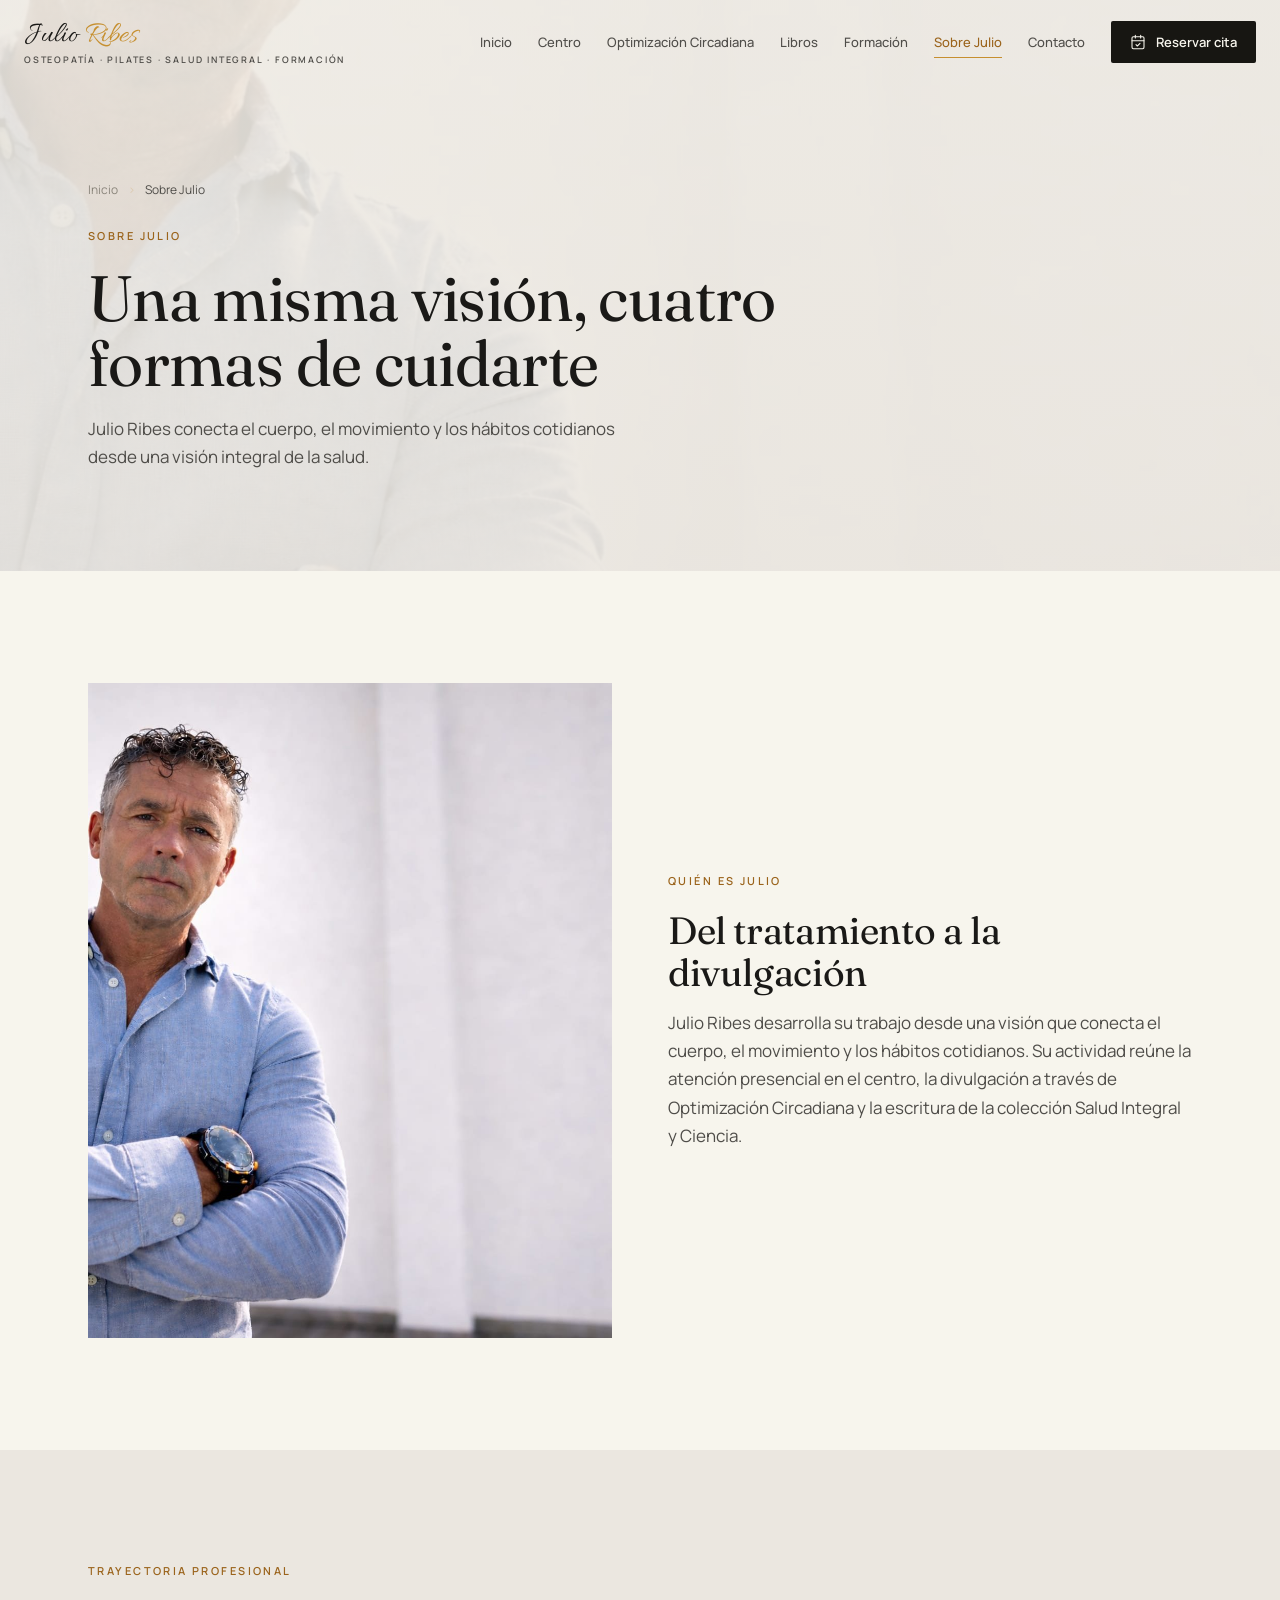
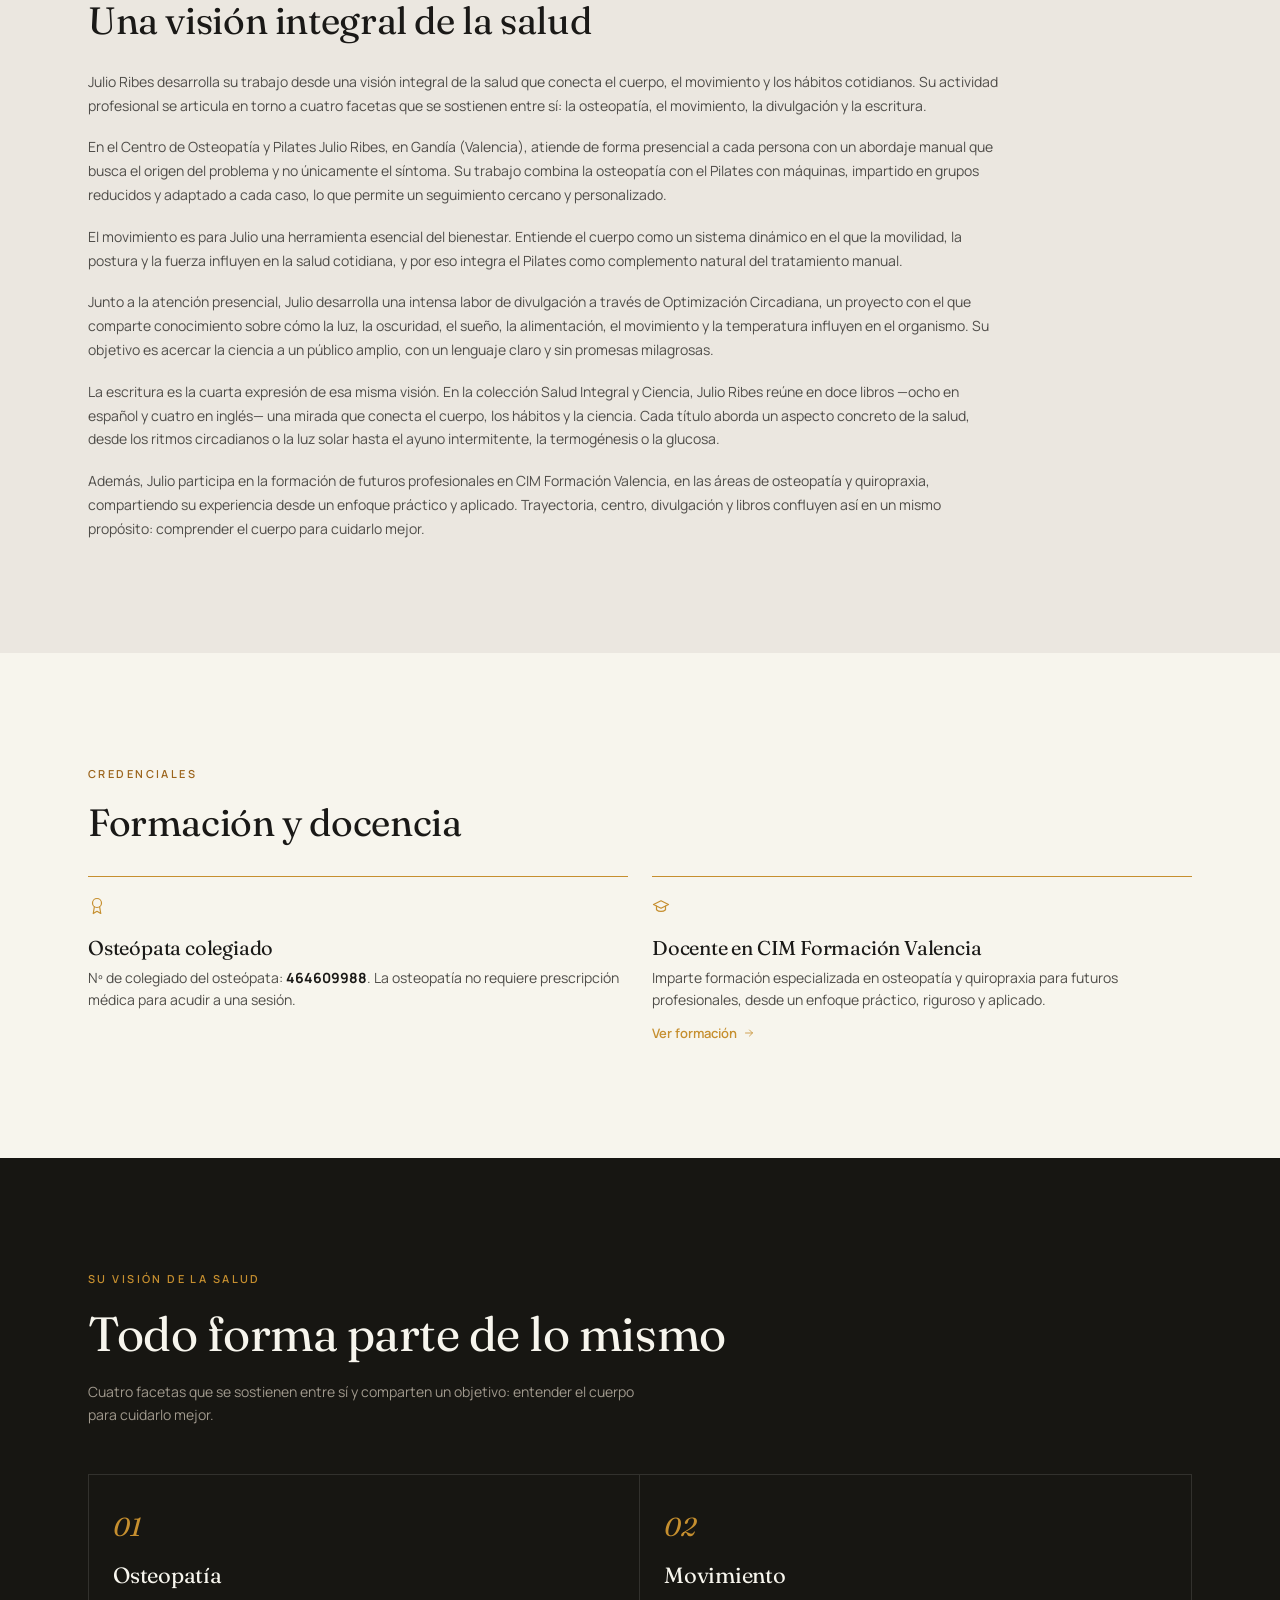
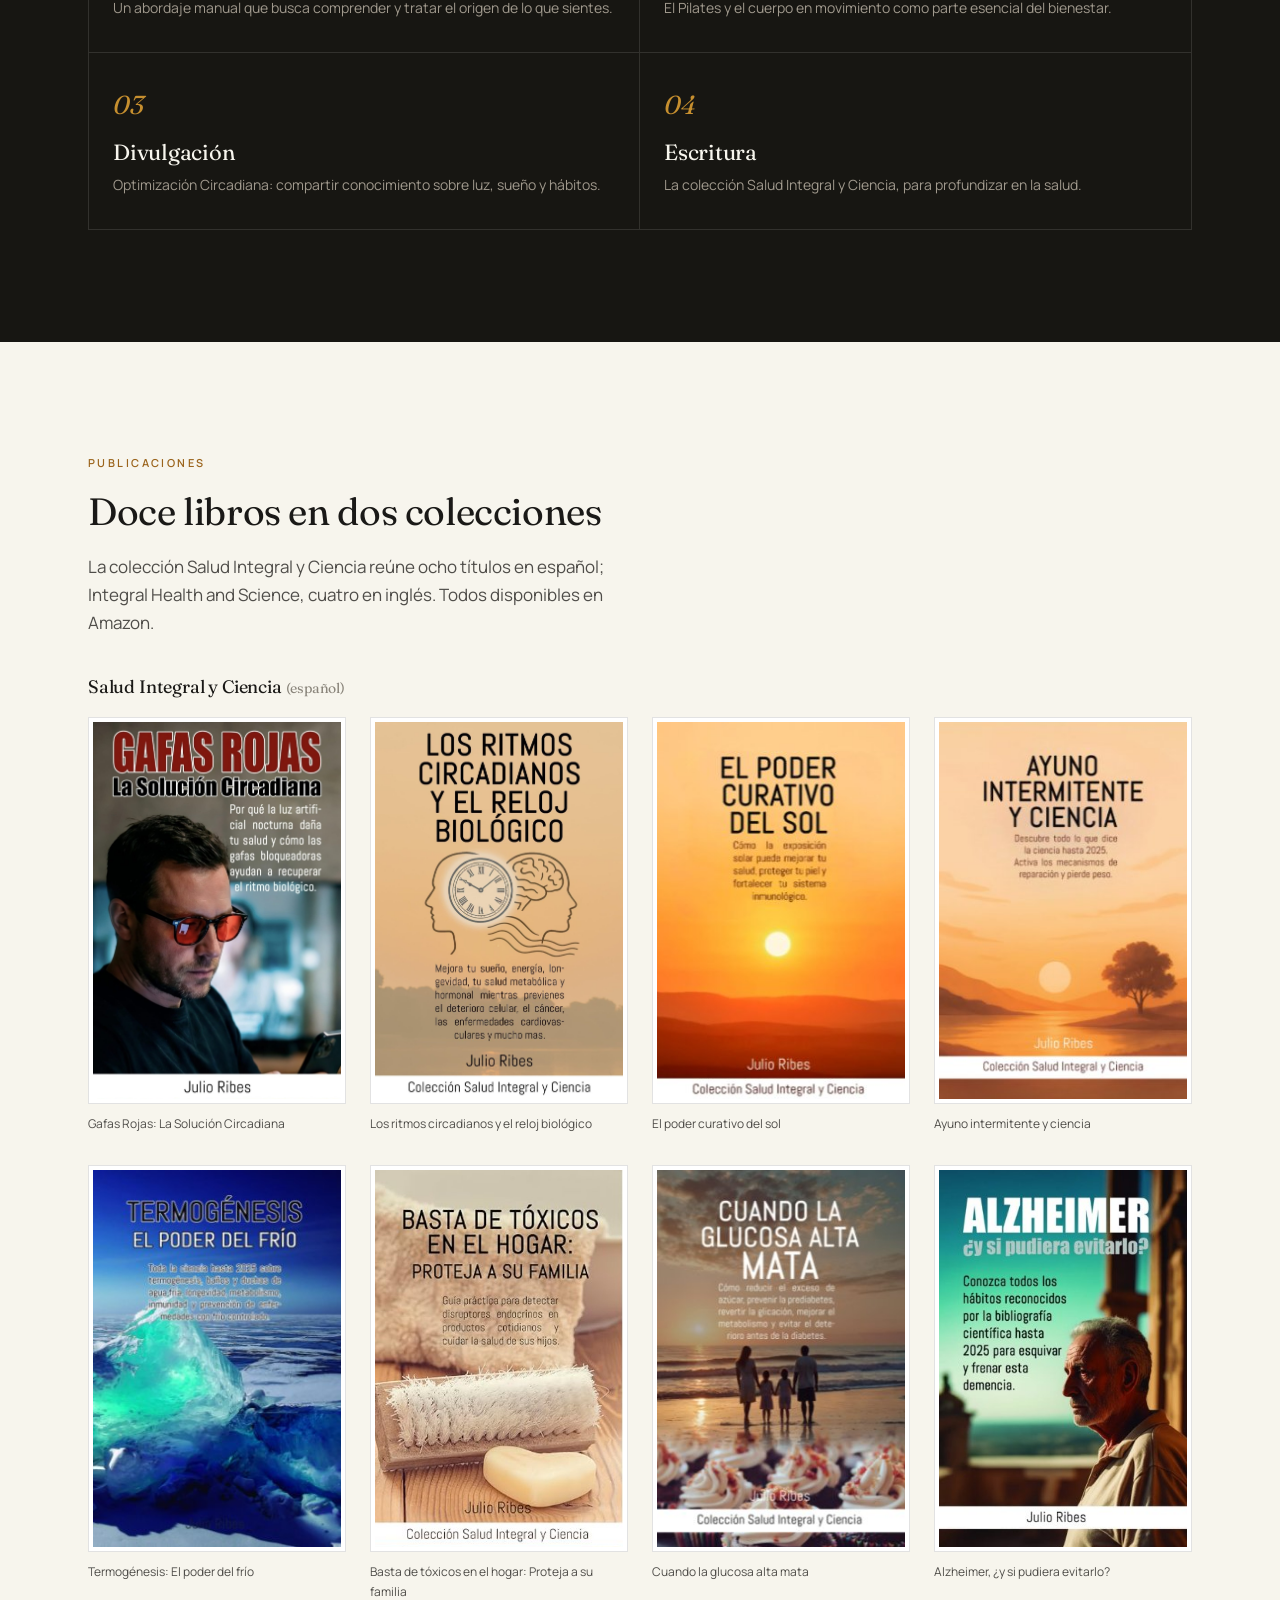
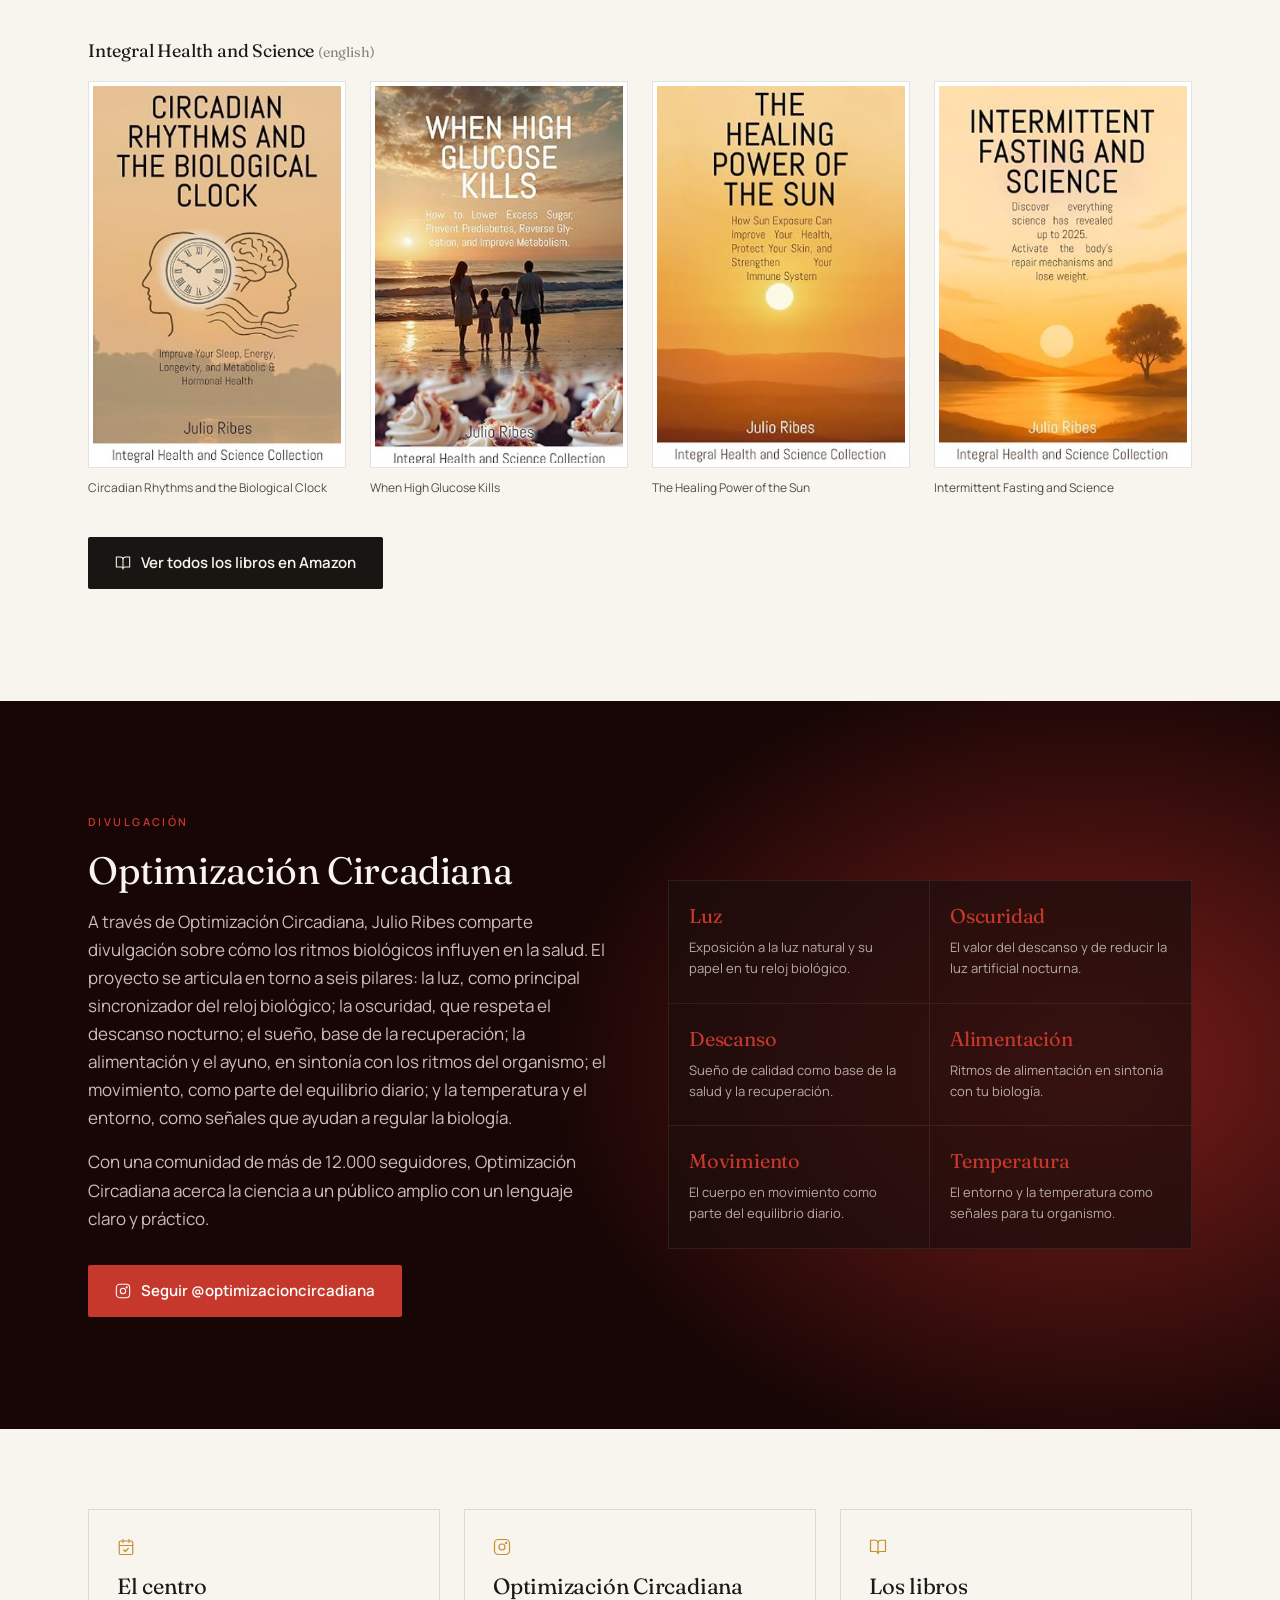
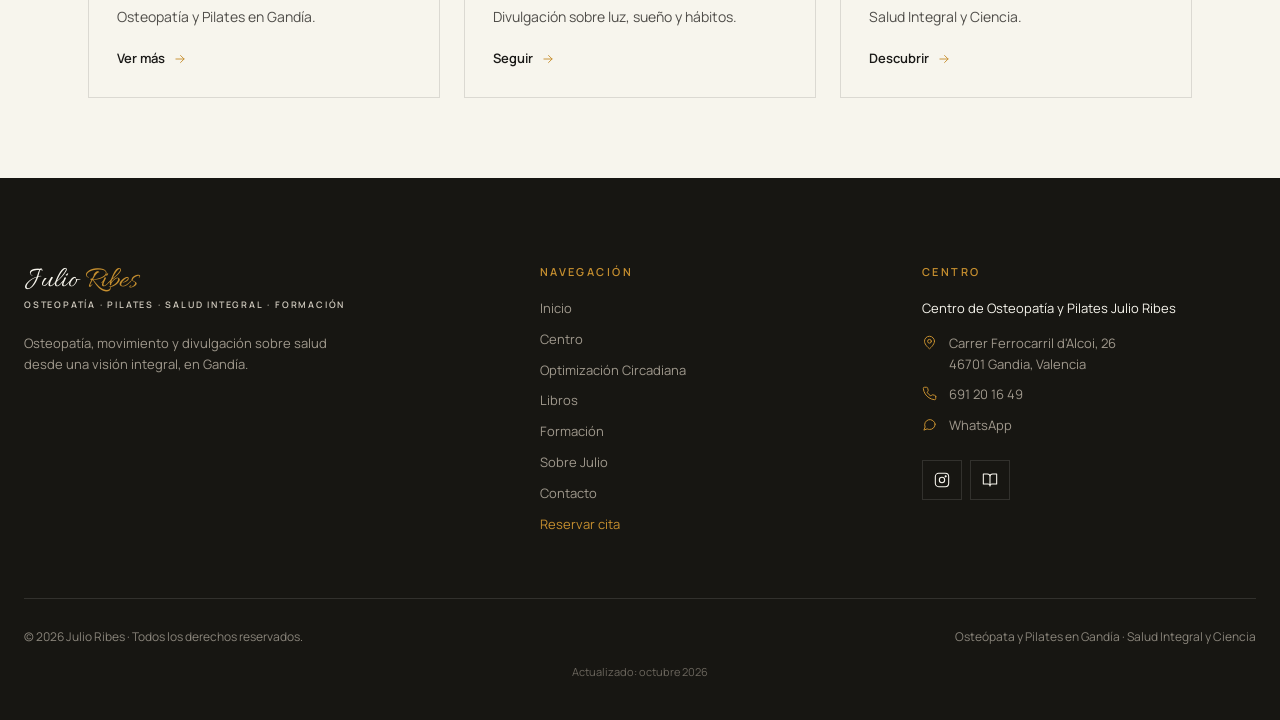
<file: sobre-julio.html>
<!DOCTYPE html>
<html lang="es">
<head>
  <meta charset="UTF-8">
  <meta name="viewport" content="width=device-width, initial-scale=1.0">
  <title>Sobre Julio Ribes · Osteópata, divulgador y autor</title>
  <meta name="description" content="Conoce a Julio Ribes: osteopatía, movimiento, divulgación en Optimización Circadiana y la colección de libros Salud Integral y Ciencia.">
  <link rel="canonical" href="https://julioribes.es/sobre-julio.html">
  <meta property="og:type" content="website">
  <meta property="og:locale" content="es_ES">
  <meta property="og:site_name" content="Julio Ribes">
  <meta property="og:url" content="https://julioribes.es/sobre-julio.html">
  <meta property="og:title" content="Sobre Julio Ribes · Osteópata, divulgador y autor">
  <meta property="og:description" content="Conoce a Julio Ribes: osteopatía, movimiento, divulgación en Optimización Circadiana y la colección de libros Salud Integral y Ciencia.">
  <meta property="og:image" content="https://julioribes.es/img/julio/julio-retrato.jpg">
  <meta name="twitter:card" content="summary_large_image">
  <meta name="twitter:title" content="Sobre Julio Ribes · Osteópata, divulgador y autor">
  <meta name="twitter:description" content="Conoce a Julio Ribes: osteopatía, movimiento, divulgación en Optimización Circadiana y la colección de libros Salud Integral y Ciencia.">
  <meta name="twitter:image" content="https://julioribes.es/img/julio/julio-retrato.jpg">
  <link rel="icon" href="favicon.ico" sizes="48x48">
  <link rel="icon" type="image/jpeg" href="img/favicon.jpg">
  <link rel="preconnect" href="https://fonts.googleapis.com">
  <link rel="preconnect" href="https://fonts.gstatic.com" crossorigin>
  <link href="https://fonts.googleapis.com/css2?family=Allura&family=Fraunces:ital,opsz,wght@0,9..144,400;1,9..144,400&family=Manrope:wght@400;500;600&display=swap" rel="stylesheet">
  <link rel="stylesheet" href="css/base.css">
  <link rel="stylesheet" href="css/layout.css">
  <link rel="stylesheet" href="css/components.css">
  <link rel="stylesheet" href="css/pages.css">
  <link rel="stylesheet" href="css/responsive.css">
  <script type="application/ld+json">
{
  "@context": "https://schema.org",
  "@graph": [
    {
      "@type": "ProfilePage",
      "@id": "https://julioribes.es/sobre-julio.html#webpage",
      "url": "https://julioribes.es/sobre-julio.html",
      "name": "Sobre Julio Ribes · Osteópata, divulgador y autor",
      "description": "Conoce a Julio Ribes: osteopatía, movimiento, divulgación en Optimización Circadiana y la colección de libros Salud Integral y Ciencia.",
      "inLanguage": "es",
      "isPartOf": {
        "@id": "https://julioribes.es/#website"
      },
      "primaryImageOfPage": "https://julioribes.es/img/julio/julio-retrato.jpg",
      "about": {
        "@id": "https://julioribes.es/#julio-ribes"
      }
    },
    {
      "@type": "Person",
      "@id": "https://julioribes.es/#julio-ribes",
      "name": "Julio Ribes",
      "jobTitle": "Osteópata y profesor de Pilates",
      "description": "Osteópata colegiado, profesor de Pilates con máquinas, divulgador en Optimización Circadiana, autor de la colección Salud Integral y Ciencia y docente en CIM Formación Valencia.",
      "url": "https://julioribes.es/sobre-julio.html",
      "image": "https://julioribes.es/img/julio/julio-retrato.jpg",
      "identifier": {
        "@type": "PropertyValue",
        "name": "Número de colegiado",
        "value": "464609988"
      },
      "knowsAbout": [
        "Osteopatía",
        "Pilates",
        "Ritmos circadianos",
        "Salud integral"
      ],
      "worksFor": {
        "@id": "https://julioribes.es/#centro"
      },
      "sameAs": [
        "https://www.instagram.com/optimizacioncircadiana/",
        "https://www.amazon.es/Julio-Ribes/e/B0F91G8CJY",
        "https://share.google/BN2RBKUk3tENMYUAp"
      ]
    },
    {
      "@type": "ItemList",
      "name": "Libros de Julio Ribes",
      "numberOfItems": 12,
      "itemListElement": [
        {
          "@type": "ListItem",
          "position": 1,
          "item": {
            "@type": "Book",
            "name": "Gafas Rojas: La Solución Circadiana",
            "author": {
              "@id": "https://julioribes.es/#julio-ribes"
            },
            "inLanguage": "es",
            "description": "Una guía sobre el uso de gafas rojas para reducir la exposición nocturna a luz azul y verde, cuidar la melatonina y favorecer la sincronización del reloj biológico.",
            "image": "https://julioribes.es/img/libros/libro-gafas-portada.jpg",
            "bookFormat": "https://schema.org/Paperback",
            "offers": {
              "@type": "Offer",
              "url": "https://www.amazon.es/Julio-Ribes/e/B0F91G8CJY",
              "availability": "https://schema.org/InStock",
              "seller": {
                "@type": "Organization",
                "name": "Amazon"
              }
            }
          }
        },
        {
          "@type": "ListItem",
          "position": 2,
          "item": {
            "@type": "Book",
            "name": "Los ritmos circadianos y el reloj biológico",
            "author": {
              "@id": "https://julioribes.es/#julio-ribes"
            },
            "inLanguage": "es",
            "description": "Una introducción al reloj biológico y a cómo la luz, la oscuridad y los hábitos diarios influyen en el sueño, la energía y la salud.",
            "image": "https://julioribes.es/img/libros/libro-ritmos-portada.jpg",
            "bookFormat": "https://schema.org/Paperback",
            "offers": {
              "@type": "Offer",
              "url": "https://www.amazon.es/Julio-Ribes/e/B0F91G8CJY",
              "availability": "https://schema.org/InStock",
              "seller": {
                "@type": "Organization",
                "name": "Amazon"
              }
            }
          }
        },
        {
          "@type": "ListItem",
          "position": 3,
          "item": {
            "@type": "Book",
            "name": "El poder curativo del sol",
            "author": {
              "@id": "https://julioribes.es/#julio-ribes"
            },
            "inLanguage": "es",
            "description": "Una mirada al papel de la luz solar en el reloj biológico, el estado de ánimo y la vitalidad, con pautas para aprovecharla de forma segura.",
            "image": "https://julioribes.es/img/libros/libro-sol-portada.jpg",
            "bookFormat": "https://schema.org/Paperback",
            "offers": {
              "@type": "Offer",
              "url": "https://www.amazon.es/Julio-Ribes/e/B0F91G8CJY",
              "availability": "https://schema.org/InStock",
              "seller": {
                "@type": "Organization",
                "name": "Amazon"
              }
            }
          }
        },
        {
          "@type": "ListItem",
          "position": 4,
          "item": {
            "@type": "Book",
            "name": "Ayuno intermitente y ciencia",
            "author": {
              "@id": "https://julioribes.es/#julio-ribes"
            },
            "inLanguage": "es",
            "description": "Una explicación de las bases del ayuno intermitente, su relación con los ritmos circadianos y formas prudentes de adaptarlo a cada persona.",
            "image": "https://julioribes.es/img/libros/libro-ayuno-portada.jpg",
            "bookFormat": "https://schema.org/Paperback",
            "offers": {
              "@type": "Offer",
              "url": "https://www.amazon.es/Julio-Ribes/e/B0F91G8CJY",
              "availability": "https://schema.org/InStock",
              "seller": {
                "@type": "Organization",
                "name": "Amazon"
              }
            }
          }
        },
        {
          "@type": "ListItem",
          "position": 5,
          "item": {
            "@type": "Book",
            "name": "Termogénesis: El poder del frío",
            "author": {
              "@id": "https://julioribes.es/#julio-ribes"
            },
            "inLanguage": "es",
            "description": "Una introducción a la termogénesis y a cómo incorporar la exposición al frío de forma gradual y segura en la rutina diaria.",
            "image": "https://julioribes.es/img/libros/libro-termogenesis-portada.jpg",
            "bookFormat": "https://schema.org/Paperback",
            "offers": {
              "@type": "Offer",
              "url": "https://www.amazon.es/Julio-Ribes/e/B0F91G8CJY",
              "availability": "https://schema.org/InStock",
              "seller": {
                "@type": "Organization",
                "name": "Amazon"
              }
            }
          }
        },
        {
          "@type": "ListItem",
          "position": 6,
          "item": {
            "@type": "Book",
            "name": "Basta de tóxicos en el hogar: Proteja a su familia",
            "author": {
              "@id": "https://julioribes.es/#julio-ribes"
            },
            "inLanguage": "es",
            "description": "Identifica sustancias y productos habituales del hogar que pueden afectar la salud y propone medidas prácticas para reducir su presencia.",
            "image": "https://julioribes.es/img/libros/libro-toxicos-portada.jpg",
            "bookFormat": "https://schema.org/Paperback",
            "offers": {
              "@type": "Offer",
              "url": "https://www.amazon.es/Julio-Ribes/e/B0F91G8CJY",
              "availability": "https://schema.org/InStock",
              "seller": {
                "@type": "Organization",
                "name": "Amazon"
              }
            }
          }
        },
        {
          "@type": "ListItem",
          "position": 7,
          "item": {
            "@type": "Book",
            "name": "Cuando la glucosa alta mata",
            "author": {
              "@id": "https://julioribes.es/#julio-ribes"
            },
            "inLanguage": "es",
            "description": "Explica cómo se regula la glucosa, qué factores alteran sus niveles y qué hábitos pueden ayudar a mantenerlos estables.",
            "image": "https://julioribes.es/img/libros/libro-glucosa-portada.jpg",
            "bookFormat": "https://schema.org/Paperback",
            "offers": {
              "@type": "Offer",
              "url": "https://www.amazon.es/Julio-Ribes/e/B0F91G8CJY",
              "availability": "https://schema.org/InStock",
              "seller": {
                "@type": "Organization",
                "name": "Amazon"
              }
            }
          }
        },
        {
          "@type": "ListItem",
          "position": 8,
          "item": {
            "@type": "Book",
            "name": "Alzheimer, ¿y si pudiera evitarlo?",
            "author": {
              "@id": "https://julioribes.es/#julio-ribes"
            },
            "inLanguage": "es",
            "description": "Explora factores de estilo de vida relacionados con la salud cerebral —descanso, alimentación y movimiento— desde una perspectiva de prevención.",
            "image": "https://julioribes.es/img/libros/libro-alzheimer-portada.jpg",
            "bookFormat": "https://schema.org/Paperback",
            "offers": {
              "@type": "Offer",
              "url": "https://www.amazon.es/Julio-Ribes/e/B0F91G8CJY",
              "availability": "https://schema.org/InStock",
              "seller": {
                "@type": "Organization",
                "name": "Amazon"
              }
            }
          }
        },
        {
          "@type": "ListItem",
          "position": 9,
          "item": {
            "@type": "Book",
            "name": "Circadian Rhythms and the Biological Clock",
            "author": {
              "@id": "https://julioribes.es/#julio-ribes"
            },
            "inLanguage": "en",
            "description": "An introduction to the biological clock and how light, darkness and daily habits shape sleep, energy and health.",
            "image": "https://julioribes.es/img/libros/libro-circadian-en.jpg",
            "bookFormat": "https://schema.org/Paperback",
            "offers": {
              "@type": "Offer",
              "url": "https://www.amazon.es/Julio-Ribes/e/B0F91G8CJY",
              "availability": "https://schema.org/InStock",
              "seller": {
                "@type": "Organization",
                "name": "Amazon"
              }
            }
          }
        },
        {
          "@type": "ListItem",
          "position": 10,
          "item": {
            "@type": "Book",
            "name": "When High Glucose Kills",
            "author": {
              "@id": "https://julioribes.es/#julio-ribes"
            },
            "inLanguage": "en",
            "description": "How glucose is regulated, what disrupts it and which habits help keep it stable.",
            "image": "https://julioribes.es/img/libros/libro-glucose-en.jpg",
            "bookFormat": "https://schema.org/Paperback",
            "offers": {
              "@type": "Offer",
              "url": "https://www.amazon.es/Julio-Ribes/e/B0F91G8CJY",
              "availability": "https://schema.org/InStock",
              "seller": {
                "@type": "Organization",
                "name": "Amazon"
              }
            }
          }
        },
        {
          "@type": "ListItem",
          "position": 11,
          "item": {
            "@type": "Book",
            "name": "The Healing Power of the Sun",
            "author": {
              "@id": "https://julioribes.es/#julio-ribes"
            },
            "inLanguage": "en",
            "description": "The role of sunlight in the biological clock, mood and vitality, with guidelines for safe exposure.",
            "image": "https://julioribes.es/img/libros/libro-healing-sun-en.jpg",
            "bookFormat": "https://schema.org/Paperback",
            "offers": {
              "@type": "Offer",
              "url": "https://www.amazon.es/Julio-Ribes/e/B0F91G8CJY",
              "availability": "https://schema.org/InStock",
              "seller": {
                "@type": "Organization",
                "name": "Amazon"
              }
            }
          }
        },
        {
          "@type": "ListItem",
          "position": 12,
          "item": {
            "@type": "Book",
            "name": "Intermittent Fasting and Science",
            "author": {
              "@id": "https://julioribes.es/#julio-ribes"
            },
            "inLanguage": "en",
            "description": "The foundations of intermittent fasting, its link to circadian rhythms and sensible ways to adapt it to each person.",
            "image": "https://julioribes.es/img/libros/libro-fasting-en.jpg",
            "bookFormat": "https://schema.org/Paperback",
            "offers": {
              "@type": "Offer",
              "url": "https://www.amazon.es/Julio-Ribes/e/B0F91G8CJY",
              "availability": "https://schema.org/InStock",
              "seller": {
                "@type": "Organization",
                "name": "Amazon"
              }
            }
          }
        }
      ]
    },
    {
      "@type": "BreadcrumbList",
      "itemListElement": [
        {
          "@type": "ListItem",
          "position": 1,
          "name": "Inicio",
          "item": "https://julioribes.es/"
        },
        {
          "@type": "ListItem",
          "position": 2,
          "name": "Sobre Julio",
          "item": "https://julioribes.es/sobre-julio.html"
        }
      ]
    }
  ]
}
  </script>
</head>
<body>
  <header class="site-header site-header--overlay">
    <div class="container container--wide site-header__inner">
      <a class="brand" href="index.html" aria-label="Julio Ribes, inicio">
          <span class="brand__name">Julio <span>Ribes</span></span>
          <span class="brand__tagline">Osteopatía · Pilates · Salud Integral · Formación</span>
        </a>
      <button class="nav-toggle" type="button" aria-expanded="false" aria-controls="site-nav" aria-label="Abrir menú">
        <span></span><span></span><span></span>
      </button>
      <nav class="site-nav" id="site-nav" aria-label="Principal">
        <ul class="site-nav__list">
            <li><a class="site-nav__link" href="index.html">Inicio</a></li>
            <li><a class="site-nav__link" href="centro.html">Centro</a></li>
            <li><a class="site-nav__link" href="optimizacion-circadiana.html">Optimización Circadiana</a></li>
            <li><a class="site-nav__link" href="libros.html">Libros</a></li>
            <li><a class="site-nav__link" href="formacion.html">Formación</a></li>
            <li><a class="site-nav__link" href="sobre-julio.html" aria-current="page">Sobre Julio</a></li>
            <li><a class="site-nav__link" href="contacto.html">Contacto</a></li>
        </ul>
        <a class="btn btn--dark" href="reservar.html"><svg class="icon" viewBox="0 0 24 24" aria-hidden="true"><rect x="3" y="4" width="18" height="18" rx="2"/><path d="M16 2v4M8 2v4M3 10h18M9 16l2 2 4-4"/></svg> Reservar cita</a>
      </nav>
    </div>
  </header>

  <main>
    <section class="page-hero page-hero--julio">
      <div class="page-hero__bg" aria-hidden="true"></div>
      <div class="container">
        <nav class="breadcrumb" aria-label="Migas de pan">
          <a href="index.html">Inicio</a><span class="breadcrumb__sep" aria-hidden="true">›</span><span aria-current="page">Sobre Julio</span>
        </nav>
        <span class="eyebrow">Sobre Julio</span>
        <h1 class="title-xl">Una misma visión, cuatro<br>formas de cuidarte</h1>
        <p class="lead">Julio Ribes conecta el cuerpo, el movimiento y los hábitos cotidianos desde una visión integral de la salud.</p>
      </div>
    </section>

    <section class="section" aria-labelledby="quien">
      <div class="container split reveal">
        <div class="split__media">
          <img src="img/julio/julio-retrato.jpg" alt="Retrato de Julio Ribes" width="1024" height="1536" loading="lazy">
        </div>
        <div class="split__body">
          <span class="eyebrow">Quién es Julio</span>
          <h2 class="title-md" id="quien">Del tratamiento a la divulgación</h2>
          <p class="lead">Julio Ribes desarrolla su trabajo desde una visión que conecta el cuerpo, el movimiento y los hábitos cotidianos. Su actividad reúne la atención presencial en el centro, la divulgación a través de Optimización Circadiana y la escritura de la colección Salud Integral y Ciencia.</p>
        </div>
      </div>
    </section>

    <section class="section section--beige" aria-labelledby="trayectoria">
      <div class="container reveal">
        <span class="eyebrow">Trayectoria profesional</span>
        <h2 class="title-md" id="trayectoria">Una visión integral de la salud</h2>
        <div class="prose">
          <p>Julio Ribes desarrolla su trabajo desde una visión integral de la salud que conecta el cuerpo, el movimiento y los hábitos cotidianos. Su actividad profesional se articula en torno a cuatro facetas que se sostienen entre sí: la osteopatía, el movimiento, la divulgación y la escritura.</p>
          <p>En el Centro de Osteopatía y Pilates Julio Ribes, en Gandía (Valencia), atiende de forma presencial a cada persona con un abordaje manual que busca el origen del problema y no únicamente el síntoma. Su trabajo combina la osteopatía con el Pilates con máquinas, impartido en grupos reducidos y adaptado a cada caso, lo que permite un seguimiento cercano y personalizado.</p>
          <p>El movimiento es para Julio una herramienta esencial del bienestar. Entiende el cuerpo como un sistema dinámico en el que la movilidad, la postura y la fuerza influyen en la salud cotidiana, y por eso integra el Pilates como complemento natural del tratamiento manual.</p>
          <p>Junto a la atención presencial, Julio desarrolla una intensa labor de divulgación a través de Optimización Circadiana, un proyecto con el que comparte conocimiento sobre cómo la luz, la oscuridad, el sueño, la alimentación, el movimiento y la temperatura influyen en el organismo. Su objetivo es acercar la ciencia a un público amplio, con un lenguaje claro y sin promesas milagrosas.</p>
          <p>La escritura es la cuarta expresión de esa misma visión. En la colección Salud Integral y Ciencia, Julio Ribes reúne en doce libros —ocho en español y cuatro en inglés— una mirada que conecta el cuerpo, los hábitos y la ciencia. Cada título aborda un aspecto concreto de la salud, desde los ritmos circadianos o la luz solar hasta el ayuno intermitente, la termogénesis o la glucosa.</p>
          <p>Además, Julio participa en la formación de futuros profesionales en CIM Formación Valencia, en las áreas de osteopatía y quiropraxia, compartiendo su experiencia desde un enfoque práctico y aplicado. Trayectoria, centro, divulgación y libros confluyen así en un mismo propósito: comprender el cuerpo para cuidarlo mejor.</p>
        </div>
      </div>
    </section>

    <section class="section" aria-labelledby="credenciales">
      <div class="container reveal">
        <span class="eyebrow">Credenciales</span>
        <h2 class="title-md" id="credenciales">Formación y docencia</h2>
        <ul class="services services--wide">
          <li class="service"><svg class="icon" viewBox="0 0 24 24" aria-hidden="true"><circle cx="12" cy="8" r="6"/><path d="M15.5 13 17 22l-5-3-5 3 1.5-9"/></svg><h3>Osteópata colegiado</h3><p>Nº de colegiado del osteópata: <strong>464609988</strong>. La osteopatía no requiere prescripción médica para acudir a una sesión.</p></li>
          <li class="service"><svg class="icon" viewBox="0 0 24 24" aria-hidden="true"><path d="M22 10 12 5 2 10l10 5 10-5z"/><path d="M6 12v5c3 3 9 3 12 0v-5"/></svg><h3>Docente en CIM Formación Valencia</h3><p>Imparte formación especializada en osteopatía y quiropraxia para futuros profesionales, desde un enfoque práctico, riguroso y aplicado.</p><a class="link-gold" href="formacion.html">Ver formación <svg class="icon" viewBox="0 0 24 24" aria-hidden="true"><path d="M5 12h14M13 6l6 6-6 6"/></svg></a></li>
        </ul>
      </div>
    </section>

    <section class="section section--dark" aria-labelledby="vision">
      <div class="container reveal">
        <span class="eyebrow">Su visión de la salud</span>
        <h2 class="title-lg" id="vision">Todo forma parte de lo mismo</h2>
        <p class="lead lead--sm">Cuatro facetas que se sostienen entre sí y comparten un objetivo: entender el cuerpo para cuidarlo mejor.</p>
        <ul class="facets">
          <li class="facet"><i>01</i><h3>Osteopatía</h3><p>Un abordaje manual que busca comprender y tratar el origen de lo que sientes.</p></li>
          <li class="facet"><i>02</i><h3>Movimiento</h3><p>El Pilates y el cuerpo en movimiento como parte esencial del bienestar.</p></li>
          <li class="facet"><i>03</i><h3>Divulgación</h3><p>Optimización Circadiana: compartir conocimiento sobre luz, sueño y hábitos.</p></li>
          <li class="facet"><i>04</i><h3>Escritura</h3><p>La colección Salud Integral y Ciencia, para profundizar en la salud.</p></li>
        </ul>
      </div>
    </section>

    <section class="section" aria-labelledby="publicaciones">
      <div class="container reveal">
        <span class="eyebrow">Publicaciones</span>
        <h2 class="title-md" id="publicaciones">Doce libros en dos colecciones</h2>
        <p class="lead">La colección Salud Integral y Ciencia reúne ocho títulos en español; Integral Health and Science, cuatro en inglés. Todos disponibles en Amazon.</p>
        <h3 class="shelf__heading">Salud Integral y Ciencia <small>(español)</small></h3>
        <ul class="shelf">
          <li><a href="libros.html"><img src="img/libros/libro-gafas-portada.jpg" alt="Portada de Gafas Rojas: La Solución Circadiana" loading="lazy"><span>Gafas Rojas: La Solución Circadiana</span></a></li>
          <li><a href="libros.html"><img src="img/libros/libro-ritmos-portada.jpg" alt="Portada de Los ritmos circadianos y el reloj biológico" loading="lazy"><span>Los ritmos circadianos y el reloj biológico</span></a></li>
          <li><a href="libros.html"><img src="img/libros/libro-sol-portada.jpg" alt="Portada de El poder curativo del sol" loading="lazy"><span>El poder curativo del sol</span></a></li>
          <li><a href="libros.html"><img src="img/libros/libro-ayuno-portada.jpg" alt="Portada de Ayuno intermitente y ciencia" loading="lazy"><span>Ayuno intermitente y ciencia</span></a></li>
          <li><a href="libros.html"><img src="img/libros/libro-termogenesis-portada.jpg" alt="Portada de Termogénesis: El poder del frío" loading="lazy"><span>Termogénesis: El poder del frío</span></a></li>
          <li><a href="libros.html"><img src="img/libros/libro-toxicos-portada.jpg" alt="Portada de Basta de tóxicos en el hogar: Proteja a su familia" loading="lazy"><span>Basta de tóxicos en el hogar: Proteja a su familia</span></a></li>
          <li><a href="libros.html"><img src="img/libros/libro-glucosa-portada.jpg" alt="Portada de Cuando la glucosa alta mata" loading="lazy"><span>Cuando la glucosa alta mata</span></a></li>
          <li><a href="libros.html"><img src="img/libros/libro-alzheimer-portada.jpg" alt="Portada de Alzheimer, ¿y si pudiera evitarlo?" loading="lazy"><span>Alzheimer, ¿y si pudiera evitarlo?</span></a></li>
        </ul>
        <h3 class="shelf__heading">Integral Health and Science <small>(english)</small></h3>
        <ul class="shelf">
          <li><a href="libros.html"><img src="img/libros/libro-circadian-en.jpg" alt="Cover of Circadian Rhythms and the Biological Clock" loading="lazy"><span>Circadian Rhythms and the Biological Clock</span></a></li>
          <li><a href="libros.html"><img src="img/libros/libro-glucose-en.jpg" alt="Cover of When High Glucose Kills" loading="lazy"><span>When High Glucose Kills</span></a></li>
          <li><a href="libros.html"><img src="img/libros/libro-healing-sun-en.jpg" alt="Cover of The Healing Power of the Sun" loading="lazy"><span>The Healing Power of the Sun</span></a></li>
          <li><a href="libros.html"><img src="img/libros/libro-fasting-en.jpg" alt="Cover of Intermittent Fasting and Science" loading="lazy"><span>Intermittent Fasting and Science</span></a></li>
        </ul>
        <div class="btn-group shelf__actions">
          <a class="btn btn--dark" href="https://www.amazon.es/Julio-Ribes/e/B0F91G8CJY" target="_blank" rel="noopener"><svg class="icon" viewBox="0 0 24 24" aria-hidden="true"><path d="M2 3h6a4 4 0 0 1 4 4v14a3 3 0 0 0-3-3H2zM22 3h-6a4 4 0 0 0-4 4v14a3 3 0 0 1 3-3h7z"/></svg> Ver todos los libros en Amazon</a>
        </div>
      </div>
    </section>

    <section class="section circ-banner" aria-labelledby="divulgacion">
      <div class="circ-banner__bg" aria-hidden="true"></div>
      <div class="container split reveal">
        <div class="split__body">
          <span class="eyebrow eyebrow--red">Divulgación</span>
          <h2 class="title-md" id="divulgacion">Optimización Circadiana</h2>
          <p class="lead">A través de Optimización Circadiana, Julio Ribes comparte divulgación sobre cómo los ritmos biológicos influyen en la salud. El proyecto se articula en torno a seis pilares: la luz, como principal sincronizador del reloj biológico; la oscuridad, que respeta el descanso nocturno; el sueño, base de la recuperación; la alimentación y el ayuno, en sintonía con los ritmos del organismo; el movimiento, como parte del equilibrio diario; y la temperatura y el entorno, como señales que ayudan a regular la biología.</p>
          <p class="lead">Con una comunidad de más de 12.000 seguidores, Optimización Circadiana acerca la ciencia a un público amplio con un lenguaje claro y práctico.</p>
          <div class="btn-group">
            <a class="btn btn--red" href="https://www.instagram.com/optimizacioncircadiana/" target="_blank" rel="noopener"><svg class="icon" viewBox="0 0 24 24" aria-hidden="true"><rect x="2" y="2" width="20" height="20" rx="5"/><circle cx="12" cy="12" r="4"/><circle cx="17.5" cy="6.5" r=".8" fill="currentColor"/></svg> Seguir @optimizacioncircadiana</a>
          </div>
        </div>
        <ul class="pillars">
          <li class="pillar"><h3>Luz</h3><p>Exposición a la luz natural y su papel en tu reloj biológico.</p></li>
          <li class="pillar"><h3>Oscuridad</h3><p>El valor del descanso y de reducir la luz artificial nocturna.</p></li>
          <li class="pillar"><h3>Descanso</h3><p>Sueño de calidad como base de la salud y la recuperación.</p></li>
          <li class="pillar"><h3>Alimentación</h3><p>Ritmos de alimentación en sintonía con tu biología.</p></li>
          <li class="pillar"><h3>Movimiento</h3><p>El cuerpo en movimiento como parte del equilibrio diario.</p></li>
          <li class="pillar"><h3>Temperatura</h3><p>El entorno y la temperatura como señales para tu organismo.</p></li>
        </ul>
      </div>
    </section>

    <section class="section section--tight" aria-label="Explorar">
      <div class="container cards reveal">
        <a class="card" href="centro.html"><svg class="icon" viewBox="0 0 24 24" aria-hidden="true"><rect x="3" y="4" width="18" height="18" rx="2"/><path d="M16 2v4M8 2v4M3 10h18M9 16l2 2 4-4"/></svg><h3>El centro</h3><p>Osteopatía y Pilates en Gandía.</p><span class="link-arrow">Ver más <svg class="icon" viewBox="0 0 24 24" aria-hidden="true"><path d="M5 12h14M13 6l6 6-6 6"/></svg></span></a>
        <a class="card" href="optimizacion-circadiana.html"><svg class="icon" viewBox="0 0 24 24" aria-hidden="true"><rect x="2" y="2" width="20" height="20" rx="5"/><circle cx="12" cy="12" r="4"/><circle cx="17.5" cy="6.5" r=".8" fill="currentColor"/></svg><h3>Optimización Circadiana</h3><p>Divulgación sobre luz, sueño y hábitos.</p><span class="link-arrow">Seguir <svg class="icon" viewBox="0 0 24 24" aria-hidden="true"><path d="M5 12h14M13 6l6 6-6 6"/></svg></span></a>
        <a class="card" href="libros.html"><svg class="icon" viewBox="0 0 24 24" aria-hidden="true"><path d="M2 3h6a4 4 0 0 1 4 4v14a3 3 0 0 0-3-3H2zM22 3h-6a4 4 0 0 0-4 4v14a3 3 0 0 1 3-3h7z"/></svg><h3>Los libros</h3><p>Salud Integral y Ciencia.</p><span class="link-arrow">Descubrir <svg class="icon" viewBox="0 0 24 24" aria-hidden="true"><path d="M5 12h14M13 6l6 6-6 6"/></svg></span></a>
      </div>
    </section>
  </main>

  <footer class="site-footer">
    <div class="container container--wide">
      <div class="site-footer__grid">
        <div>
          <div class="brand" aria-label="Julio Ribes, inicio">
          <span class="brand__name">Julio <span>Ribes</span></span>
          <span class="brand__tagline">Osteopatía · Pilates · Salud Integral · Formación</span>
        </div>
          <p class="site-footer__about">Osteopatía, movimiento y divulgación sobre salud desde una visión integral, en Gandía.</p>
        </div>
        <nav aria-label="Pie de página">
          <h2 class="site-footer__heading">Navegación</h2>
          <ul class="site-footer__links">
            <li><a href="index.html">Inicio</a></li>
            <li><a href="centro.html">Centro</a></li>
            <li><a href="optimizacion-circadiana.html">Optimización Circadiana</a></li>
            <li><a href="libros.html">Libros</a></li>
            <li><a href="formacion.html">Formación</a></li>
            <li><a href="sobre-julio.html">Sobre Julio</a></li>
            <li><a href="contacto.html">Contacto</a></li>
            <li><a class="is-accent" href="reservar.html">Reservar cita</a></li>
          </ul>
        </nav>
        <div>
          <h2 class="site-footer__heading">Centro</h2>
          <p class="site-footer__center">Centro de Osteopatía y Pilates Julio Ribes</p>
          <ul class="contact-lines">
            <li><svg class="icon" viewBox="0 0 24 24" aria-hidden="true"><path d="M20 10c0 6-8 12-8 12s-8-6-8-12a8 8 0 0 1 16 0z"/><circle cx="12" cy="10" r="3"/></svg><a href="https://www.google.com/maps/search/?api=1&query=Carrer+Ferrocarril+d%27Alcoi+26%2C+46701+Gandia" target="_blank" rel="noopener">Carrer Ferrocarril d'Alcoi, 26<br>46701 Gandia, Valencia</a></li>
            <li><svg class="icon" viewBox="0 0 24 24" aria-hidden="true"><path d="M22 16.9v3a2 2 0 0 1-2.2 2 19.8 19.8 0 0 1-8.6-3.1 19.5 19.5 0 0 1-6-6A19.8 19.8 0 0 1 2.1 4.2 2 2 0 0 1 4.1 2h3a2 2 0 0 1 2 1.7c.1 1 .4 1.9.7 2.8a2 2 0 0 1-.5 2.1L8.1 9.9a16 16 0 0 0 6 6l1.3-1.3a2 2 0 0 1 2.1-.4c.9.3 1.8.6 2.8.7a2 2 0 0 1 1.7 2z"/></svg><a href="tel:+34691201649">691 20 16 49</a></li>
            <li><svg class="icon" viewBox="0 0 24 24" aria-hidden="true"><path d="M21 11.5a8.4 8.4 0 0 1-9 8.4 8.6 8.6 0 0 1-3.8-.9L3 21l2-5a8.4 8.4 0 1 1 16-4.5z"/></svg><a href="https://wa.me/34691201649" target="_blank" rel="noopener">WhatsApp</a></li>
          </ul>
          <div class="social">
            <a href="https://www.instagram.com/optimizacioncircadiana/" target="_blank" rel="noopener" aria-label="Instagram de Optimización Circadiana"><svg class="icon" viewBox="0 0 24 24" aria-hidden="true"><rect x="2" y="2" width="20" height="20" rx="5"/><circle cx="12" cy="12" r="4"/><circle cx="17.5" cy="6.5" r=".8" fill="currentColor"/></svg></a>
            <a href="https://www.amazon.es/Julio-Ribes/e/B0F91G8CJY" target="_blank" rel="noopener" aria-label="Libros de Julio Ribes en Amazon"><svg class="icon" viewBox="0 0 24 24" aria-hidden="true"><path d="M2 3h6a4 4 0 0 1 4 4v14a3 3 0 0 0-3-3H2zM22 3h-6a4 4 0 0 0-4 4v14a3 3 0 0 1 3-3h7z"/></svg></a>
          </div>
        </div>
      </div>
      <div class="site-footer__bottom">
        <p>© <span data-year>2026</span> Julio Ribes · Todos los derechos reservados.</p>
        <p>Osteópata y Pilates en Gandía · Salud Integral y Ciencia</p>
      </div>
      <p class="site-footer__updated">Actualizado: octubre 2026</p>
    </div>
  </footer>

  <script src="js/nav.js" defer></script>
  <script src="js/reveal.js" defer></script>
  <script src="js/slider.js" defer></script>
  <script src="js/tabs.js" defer></script>
  <script src="js/books.js" defer></script>
  <script src="js/faq.js" defer></script>
  <script src="js/footer.js" defer></script>
  <script src="js/whatsapp.js"></script>
  <script src="https://o2solutions.es/julioribes/assets/widget.js" async data-selector='a[href="reservar.html"]' data-tel="34691201649"></script>
</body>
</html>
</file>
<file: css/base.css>
/* ==========================================================================
   Julio Ribes — base.css
   Tokens de diseño, reset, tipografía, layout y utilidades
   ========================================================================== */

/* --------------------------------------------------------------------------
   1. Tokens de diseño
   -------------------------------------------------------------------------- */
:root {
  --cream: #f7f5ed;
  --beige: #ebe7e0;
  --sand: #dccab0;
  --dark: #171612;
  --dark-2: #1f1d18;
  --ink: #1a1917;
  --text: #4f4d49;
  --muted: #8a857b;
  --muted-dark: #a0998d;
  --line: rgba(23, 22, 18, 0.12);
  --line-dark: rgba(247, 245, 237, 0.12);
  --gold: #c68f2f;
  --gold-dark: #9b641c;
  --gold-soft: rgba(198, 143, 47, 0.18);
  --red: #c5382b;
  --red-deep: #8b211d;
  --circ-bg: #170605;
  --circ-card: #1a0e0c;
  --circ-line: rgba(255, 255, 255, 0.08);

  --font-display: "Fraunces", "Georgia", serif;
  --font-body: "Manrope", "Helvetica Neue", Arial, sans-serif;
  --font-script: "Allura", "Brush Script MT", cursive;

  --container: 1152px;
  --container-wide: 1392px;
  --gutter: 24px;

  --radius: 2px;
  --shadow-card: 0 30px 60px -20px rgba(23, 22, 18, 0.18);
  --ease: cubic-bezier(0.22, 1, 0.36, 1);
}

/* --------------------------------------------------------------------------
   2. Reset y base
   -------------------------------------------------------------------------- */
*,
*::before,
*::after {
  box-sizing: border-box;
  margin: 0;
  padding: 0;
}

html {
  scroll-behavior: smooth;
  -webkit-text-size-adjust: 100%;
}

body {
  font-family: var(--font-body);
  font-size: 16px;
  line-height: 1.6;
  color: var(--text);
  background: var(--cream);
  -webkit-font-smoothing: antialiased;
  overflow-x: hidden;
}

img {
  display: block;
  max-width: 100%;
  height: auto;
}

a {
  color: inherit;
  text-decoration: none;
}

ul,
ol {
  list-style: none;
}

button {
  font: inherit;
  color: inherit;
  background: none;
  border: 0;
  cursor: pointer;
}

h1,
h2,
h3,
h4 {
  font-family: var(--font-display);
  font-weight: 400;
  color: var(--ink);
  line-height: 1.1;
  letter-spacing: -0.01em;
}

:focus-visible {
  outline: 2px solid var(--gold);
  outline-offset: 3px;
}

.visually-hidden {
  position: absolute;
  width: 1px;
  height: 1px;
  overflow: hidden;
  clip: rect(0 0 0 0);
  white-space: nowrap;
}

/* --------------------------------------------------------------------------
   3. Layout y utilidades
   -------------------------------------------------------------------------- */
.container {
  width: 100%;
  max-width: var(--container);
  margin-inline: auto;
  padding-inline: var(--gutter);
}

.container--wide {
  max-width: var(--container-wide);
}

.section {
  padding-block: 112px;
}

.section--tight {
  padding-block: 80px;
}

.section--dark {
  background: var(--dark);
  color: var(--muted-dark);
}

.section--dark h1,
.section--dark h2,
.section--dark h3 {
  color: var(--cream);
}

.section--beige {
  background: var(--beige);
}

.section--circ {
  background: var(--circ-bg);
  color: #c9bdb9;
}

.section--circ h2,
.section--circ h3 {
  color: var(--cream);
}

.section--bordered {
  border-top: 1px solid var(--circ-line);
}

.eyebrow {
  display: block;
  margin-bottom: 20px;
  font-size: 11px;
  font-weight: 600;
  letter-spacing: 0.22em;
  text-transform: uppercase;
  color: var(--gold-dark);
}

.section--dark .eyebrow {
  color: var(--gold);
}

.section--circ .eyebrow,
.eyebrow--red {
  color: var(--red);
}

.title-xl {
  font-size: clamp(40px, 5.2vw, 64px);
  line-height: 1.02;
}

.title-lg {
  font-size: clamp(34px, 4vw, 48px);
}

.title-md {
  font-size: clamp(28px, 3vw, 38px);
}

.title-sm {
  font-size: clamp(22px, 2.3vw, 26px);
}

.lead {
  max-width: 560px;
  margin-top: 20px;
  font-size: 17px;
  line-height: 1.65;
}

.lead--sm {
  font-size: 14px;
  color: var(--muted);
}

.section--dark .lead--sm {
  color: var(--muted-dark);
}

.text-center {
  text-align: center;
}

.text-center .lead {
  margin-inline: auto;
}

.divider-gold {
  border-top: 1px solid var(--gold);
}

/* Reveal al hacer scroll (se activa desde script.js) */
.reveal {
  opacity: 0;
  transform: translateY(24px);
  transition: opacity 0.8s var(--ease), transform 0.8s var(--ease);
}

.reveal.is-visible {
  opacity: 1;
  transform: none;
}

@media (prefers-reduced-motion: reduce) {
  html {
    scroll-behavior: auto;
  }

  .reveal {
    opacity: 1;
    transform: none;
    transition: none;
  }
}
</file>
<file: css/layout.css>
/* ==========================================================================
   Julio Ribes — layout.css
   Cabecera y pie de página
   ========================================================================== */

/* --------------------------------------------------------------------------
   5. Cabecera
   -------------------------------------------------------------------------- */
.site-header {
  position: sticky;
  top: 0;
  z-index: 50;
  background: var(--cream);
  transition: box-shadow 0.3s, background-color 0.3s;
}

.site-header.is-scrolled {
  box-shadow: 0 1px 0 var(--line), 0 10px 30px -20px rgba(23, 22, 18, 0.3);
}

.site-header--overlay {
  position: absolute;
  inset-inline: 0;
  top: 0;
  background: transparent;
}

.site-header--overlay.is-scrolled {
  position: fixed;
  background: var(--cream);
}

.site-header--on-dark:not(.is-scrolled) {
  background: linear-gradient(180deg, rgba(23, 22, 18, 0.85), rgba(23, 22, 18, 0));
}

.site-header__inner {
  display: flex;
  align-items: center;
  justify-content: space-between;
  gap: 24px;
  min-height: 84px;
}

.brand {
  display: block;
  line-height: 1;
}

.brand__name {
  display: block;
  font-family: var(--font-script);
  font-size: 30px;
  font-weight: 400;
  color: var(--ink);
}

.brand__name span {
  color: var(--gold);
}

.brand__tagline {
  display: block;
  margin-top: 4px;
  font-size: 9px;
  font-weight: 600;
  letter-spacing: 0.2em;
  text-transform: uppercase;
  color: var(--text);
}

.site-header--on-dark:not(.is-scrolled) .brand__name,
.site-header--on-dark:not(.is-scrolled) .brand__tagline {
  color: var(--cream);
}

.site-nav {
  display: flex;
  align-items: center;
  gap: 26px;
}

.site-nav__list {
  display: flex;
  align-items: center;
  gap: 26px;
}

.site-nav__link {
  position: relative;
  display: inline-block;
  padding-block: 6px;
  font-size: 13px;
  font-weight: 500;
  color: var(--text);
  transition: color 0.2s;
}

.site-nav__link::after {
  content: "";
  position: absolute;
  inset-inline: 0;
  bottom: 0;
  height: 1.5px;
  background: var(--gold);
  transform: scaleX(0);
  transform-origin: left;
  transition: transform 0.3s var(--ease);
}

.site-nav__link:hover,
.site-nav__link[aria-current="page"] {
  color: var(--ink);
}

.site-nav__link:hover::after,
.site-nav__link[aria-current="page"]::after {
  transform: scaleX(1);
}

.site-nav__link[aria-current="page"] {
  color: var(--gold-dark);
}

.site-header--on-dark:not(.is-scrolled) .site-nav__link {
  color: #d8d3c8;
}

.site-header--on-dark:not(.is-scrolled) .site-nav__link[aria-current="page"] {
  color: var(--gold);
}

.site-nav .btn {
  min-height: 42px;
  padding: 10px 18px;
  font-size: 13px;
}

.nav-toggle {
  display: none;
  position: relative;
  width: 44px;
  height: 44px;
  margin-right: -10px;
}

.nav-toggle span {
  position: absolute;
  left: 11px;
  width: 22px;
  height: 1.5px;
  background: var(--ink);
  transition: transform 0.3s var(--ease), opacity 0.3s;
}

.site-header--on-dark:not(.is-scrolled) .nav-toggle span {
  background: var(--cream);
}

.nav-toggle span:nth-child(1) {
  top: 15px;
}

.nav-toggle span:nth-child(2) {
  top: 21px;
}

.nav-toggle span:nth-child(3) {
  top: 27px;
}

.nav-toggle[aria-expanded="true"] span:nth-child(1) {
  transform: translateY(6px) rotate(45deg);
}

.nav-toggle[aria-expanded="true"] span:nth-child(2) {
  opacity: 0;
}

.nav-toggle[aria-expanded="true"] span:nth-child(3) {
  transform: translateY(-6px) rotate(-45deg);
}

/* --------------------------------------------------------------------------
   17. Pie de página
   -------------------------------------------------------------------------- */
.site-footer {
  padding-block: 88px 40px;
  background: var(--dark);
  color: var(--muted-dark);
  font-size: 13px;
}

.site-footer__grid {
  display: grid;
  grid-template-columns: 1.4fr 1fr 1fr;
  gap: 48px;
}

.site-footer .brand__name,
.site-footer .brand__tagline {
  color: var(--cream);
}

.site-footer .brand__tagline {
  color: #cfc9bd;
}

.site-footer__about {
  max-width: 320px;
  margin-top: 24px;
}

.site-footer__heading {
  margin-bottom: 20px;
  font-family: var(--font-body);
  font-size: 11px;
  font-weight: 600;
  letter-spacing: 0.22em;
  text-transform: uppercase;
  color: var(--gold);
}

.site-footer__links li + li {
  margin-top: 10px;
}

.site-footer__links a {
  transition: color 0.2s;
}

.site-footer__links a:hover {
  color: var(--cream);
}

.site-footer__links a.is-accent {
  color: var(--gold);
}

.site-footer__center {
  margin-bottom: 14px;
  color: var(--cream);
}

.site-footer .contact-lines {
  margin-top: 0;
  gap: 10px;
  font-size: 13px;
}

.site-footer .contact-lines .icon {
  width: 15px;
  height: 15px;
  margin-top: 2px;
}

.social {
  display: flex;
  gap: 8px;
  margin-top: 24px;
}

.social a {
  display: grid;
  place-items: center;
  width: 40px;
  height: 40px;
  border: 1px solid var(--line-dark);
  color: var(--cream);
  transition: border-color 0.2s, background-color 0.2s;
}

.social a:hover {
  border-color: var(--gold);
  background: rgba(198, 143, 47, 0.1);
}

.social .icon {
  width: 16px;
  height: 16px;
}

.site-footer__bottom {
  display: flex;
  flex-wrap: wrap;
  justify-content: space-between;
  gap: 12px;
  margin-top: 64px;
  padding-top: 28px;
  border-top: 1px solid var(--line-dark);
  font-size: 12px;
  color: var(--muted);
}

.site-footer__updated {
  margin-top: 16px;
  font-size: 11px;
  text-align: center;
  color: #6b665d;
}
</file>
<file: css/components.css>
/* ==========================================================================
   Julio Ribes — components.css
   Botones, listas, bloques a dos columnas, libros, reseñas, tarjetas, contacto, horario
   ========================================================================== */

/* --------------------------------------------------------------------------
   4. Botones
   -------------------------------------------------------------------------- */
.btn {
  display: inline-flex;
  align-items: center;
  justify-content: center;
  gap: 10px;
  min-height: 52px;
  padding: 14px 26px;
  font-size: 15px;
  font-weight: 600;
  line-height: 1;
  white-space: nowrap;
  border: 1px solid transparent;
  border-radius: var(--radius);
  transition: background-color 0.25s, color 0.25s, border-color 0.25s, transform 0.25s;
}

.btn:hover {
  transform: translateY(-1px);
}

.btn svg {
  width: 16px;
  height: 16px;
  flex: none;
}

.btn--sm {
  min-height: 42px;
  padding: 10px 18px;
  font-size: 13px;
}

.btn--dark {
  background: var(--dark);
  color: var(--cream);
}

.btn--dark:hover {
  background: #2a2823;
}

.btn--outline {
  background: transparent;
  color: var(--ink);
  border-color: var(--line);
}

.btn--outline:hover {
  border-color: var(--ink);
}

.btn--outline-light {
  background: transparent;
  color: var(--cream);
  border-color: var(--line-dark);
}

.btn--outline-light:hover {
  border-color: var(--cream);
}

.btn--gold {
  background: var(--gold);
  color: var(--dark);
}

.btn--gold:hover {
  background: #d49c3a;
}

.btn--light {
  background: var(--cream);
  color: var(--dark);
}

.btn--red {
  background: var(--red);
  color: #fff;
}

.btn--red:hover {
  background: #d4453a;
}

.btn--block {
  width: 100%;
}

.link-arrow {
  display: inline-flex;
  align-items: center;
  gap: 8px;
  padding-bottom: 4px;
  font-size: 14px;
  font-weight: 600;
  color: var(--ink);
  border-bottom: 1px solid var(--gold);
  transition: gap 0.25s;
}

.link-arrow:hover {
  gap: 12px;
}

.link-arrow svg {
  width: 14px;
  height: 14px;
}

.link-gold {
  display: inline-flex;
  align-items: flex-start;
  gap: 6px;
  font-size: 12px;
  font-weight: 600;
  color: var(--gold);
  line-height: 1.35;
}

.link-gold svg {
  width: 12px;
  height: 12px;
  flex: none;
  margin-top: 2px;
}

.link-gold:hover {
  text-decoration: underline;
}

.btn-group {
  display: flex;
  flex-wrap: wrap;
  gap: 12px;
}

/* Iconos de línea reutilizables */
.icon {
  width: 18px;
  height: 18px;
  stroke: currentColor;
  stroke-width: 1.6;
  fill: none;
  stroke-linecap: round;
  stroke-linejoin: round;
}

/* --------------------------------------------------------------------------
   8. Listas numeradas (universo, recorrido, formación)
   -------------------------------------------------------------------------- */
.index-list {
  margin-top: 56px;
  border-top: 1px solid var(--line-dark);
}

.index-list__item {
  display: grid;
  grid-template-columns: 130px 1fr 1fr 40px;
  align-items: center;
  gap: 24px;
  padding-block: 40px;
  border-bottom: 1px solid var(--line-dark);
  transition: background-color 0.3s;
}

.index-list__item:hover {
  background: rgba(255, 255, 255, 0.02);
}

.index-list__num {
  font-family: var(--font-display);
  font-style: italic;
  font-size: 40px;
  color: var(--gold);
}

.index-list__title {
  font-size: clamp(24px, 2.4vw, 30px);
  color: var(--cream);
}

.index-list__desc {
  font-size: 14px;
  color: var(--muted-dark);
}

.index-list__links {
  display: flex;
  flex-wrap: wrap;
  gap: 16px 32px;
  margin-top: 14px;
}

.index-list__arrow {
  justify-self: end;
  color: var(--gold);
  transition: transform 0.3s var(--ease);
}

.index-list__item:hover .index-list__arrow {
  transform: translate(3px, -3px);
}

.index-list__arrow .icon {
  width: 16px;
  height: 16px;
}

/* Recorrido (fondo claro) */
.steps {
  margin-top: 48px;
}

.step {
  display: grid;
  grid-template-columns: 1fr 1.3fr;
  align-items: center;
  gap: 24px;
  padding-block: 40px;
  border-bottom: 1px solid var(--line);
}

.step__title {
  display: flex;
  align-items: baseline;
  gap: 12px;
  font-size: 26px;
}

.step__title i {
  font-style: italic;
  font-size: 22px;
  color: var(--gold);
}

.step__desc {
  font-size: 15px;
}

/* Lista corta de primera visita */
.visit-list li {
  display: flex;
  align-items: baseline;
  gap: 14px;
  margin-bottom: 18px;
  font-size: 15px;
}

.visit-list i {
  font-family: var(--font-display);
  font-style: italic;
  font-size: 22px;
  color: var(--gold);
}

/* --------------------------------------------------------------------------
   9. Bloques a dos columnas (texto + imagen)
   -------------------------------------------------------------------------- */
.split {
  display: grid;
  grid-template-columns: 1fr 1fr;
  align-items: center;
  gap: 56px;
}

.split--reverse > :first-child {
  order: 2;
}

.split__media img {
  width: 100%;
  aspect-ratio: 4 / 5;
  object-fit: cover;
}

.split__media--tall img {
  aspect-ratio: 3 / 4;
}

/* Foto vertical de poca resolución: marco estrecho para no ampliarla de más */
.split__media--compact {
  justify-self: end;
  width: 100%;
  max-width: 400px;
}

.split__media--compact img {
  aspect-ratio: 4 / 5;
  object-position: center 60%;
}

.split__body .btn-group {
  margin-top: 32px;
}

.split__body .lead {
  margin-top: 16px;
}

.split__body .link-arrow {
  margin-top: 28px;
}

.feature-list {
  display: grid;
  grid-template-columns: 1fr 1fr;
  gap: 14px 32px;
  margin-top: 28px;
  font-size: 14px;
}

.feature-list li {
  display: flex;
  align-items: center;
  gap: 10px;
}

.feature-list li::before {
  content: "";
  width: 16px;
  height: 1px;
  background: var(--gold);
}

/* Mosaico del centro */
.mosaic {
  display: grid;
  grid-template-columns: 1fr 1fr;
  grid-template-rows: 1fr 1fr;
  gap: 12px;
}

.mosaic img {
  width: 100%;
  height: 100%;
  object-fit: cover;
}

.mosaic__tall {
  grid-row: 1 / 3;
}

.mosaic__tall img {
  aspect-ratio: 3 / 4;
}

.mosaic__square img {
  aspect-ratio: 1 / 1;
}

.services {
  display: grid;
  grid-template-columns: 1fr 1fr;
  gap: 24px;
  margin-top: 40px;
}

.service {
  padding-top: 20px;
  border-top: 1px solid var(--gold);
}

.service .icon {
  color: var(--gold);
}

.service h3 {
  margin-top: 14px;
  font-size: 20px;
}

.service p {
  margin-top: 8px;
  font-size: 13px;
}

.service strong {
  color: var(--ink);
}

.service .link-gold {
  margin-top: 14px;
  font-size: 13px;
}

.services--wide {
  margin-top: 32px;
}

.services--wide .service p {
  font-size: 14px;
}

/* Texto corrido largo (trayectoria) */
.prose {
  max-width: 920px;
  margin-top: 28px;
  font-size: 14px;
  line-height: 1.7;
}

.prose p + p {
  margin-top: 18px;
}

/* Estantería de portadas (Sobre Julio) */
.shelf__heading {
  margin-top: 40px;
  font-size: 18px;
}

.shelf__heading small {
  font-size: 14px;
  color: var(--muted);
}

.shelf {
  display: grid;
  grid-template-columns: repeat(4, 1fr);
  gap: 32px 24px;
  margin-top: 20px;
}

.shelf a {
  display: block;
}

.shelf img {
  width: 100%;
  aspect-ratio: 2 / 3;
  object-fit: cover;
  padding: 4px;
  background: #fff;
  border: 1px solid var(--line);
  transition: transform 0.4s var(--ease);
}

.shelf a:hover img {
  transform: translateY(-4px);
}

.shelf span {
  display: block;
  margin-top: 10px;
  font-size: 12px;
  color: var(--text);
}

.shelf__actions {
  margin-top: 40px;
}

/* Preguntas frecuentes */
.faq__list {
  margin-top: 36px;
  border-top: 1px solid var(--line);
}

.faq__item {
  border-bottom: 1px solid var(--line);
}

.faq__question {
  display: flex;
  align-items: center;
  justify-content: space-between;
  gap: 24px;
  padding: 20px 0;
  font-family: var(--font-display);
  font-size: 18px;
  color: var(--ink);
  cursor: pointer;
  list-style: none;
}

.faq__question::-webkit-details-marker {
  display: none;
}

.faq__question:hover {
  color: var(--gold-dark);
}

.faq__icon {
  position: relative;
  flex: none;
  width: 12px;
  height: 12px;
}

.faq__icon::before,
.faq__icon::after {
  content: "";
  position: absolute;
  background: var(--gold);
  transition: transform 0.3s var(--ease);
}

.faq__icon::before {
  top: 5.5px;
  left: 0;
  width: 12px;
  height: 1px;
}

.faq__icon::after {
  top: 0;
  left: 5.5px;
  width: 1px;
  height: 12px;
}

.faq__item[open] .faq__icon::after {
  transform: rotate(90deg);
}

.faq__answer {
  max-width: 760px;
  padding: 0 0 24px;
  font-size: 15px;
}

.section--dark .faq__list,
.section--dark .faq__item {
  border-color: var(--line-dark);
}

.section--dark .faq__question {
  color: var(--cream);
}

.section--dark .faq__question:hover {
  color: var(--gold);
}

/* --------------------------------------------------------------------------
   11. Libros
   -------------------------------------------------------------------------- */
.books-preview {
  display: grid;
  grid-template-columns: repeat(3, 1fr);
  gap: 24px;
}

.books-preview img {
  width: 100%;
  aspect-ratio: 2 / 3;
  object-fit: cover;
  border: 1px solid var(--line);
  padding: 4px;
  background: #fff;
  box-shadow: 0 20px 40px -24px rgba(23, 22, 18, 0.35);
  transition: transform 0.4s var(--ease);
}

.books-preview a:hover img {
  transform: translateY(-6px);
}

.tabs {
  display: flex;
  gap: 8px;
  margin-top: 36px;
  border-bottom: 1px solid var(--line);
}

.tab {
  padding: 14px 24px;
  margin-bottom: -1px;
  font-size: 14px;
  font-weight: 500;
  color: var(--muted);
  border-bottom: 2px solid transparent;
  transition: color 0.2s, border-color 0.2s;
}

.tab:hover {
  color: var(--ink);
}

.tab[aria-selected="true"] {
  color: var(--gold-dark);
  border-bottom-color: var(--gold);
}

.tab-panel[hidden] {
  display: none;
}

.book-grid {
  display: grid;
  grid-template-columns: repeat(4, 1fr);
  gap: 48px 32px;
  margin-top: 40px;
}

.book__cover {
  position: relative;
  aspect-ratio: 2 / 3;
  perspective: 1400px;
}

.book__inner {
  position: relative;
  width: 100%;
  height: 100%;
  transform-style: preserve-3d;
  transition: transform 0.8s var(--ease);
}

.book.is-flipped .book__inner {
  transform: rotateY(180deg);
}

.book__face {
  position: absolute;
  inset: 0;
  backface-visibility: hidden;
  padding: 4px;
  background: #fff;
  border: 1px solid var(--line);
}

.book__face img {
  width: 100%;
  height: 100%;
  object-fit: cover;
}

.book__face--back {
  transform: rotateY(180deg);
}

.book__title {
  margin-top: 18px;
  font-size: 18px;
  line-height: 1.3;
  min-height: 2.6em;
}

.book__desc {
  margin-top: 8px;
  font-size: 13px;
  line-height: 1.55;
}

.book__actions {
  display: grid;
  gap: 8px;
  margin-top: 14px;
}

.book__actions .btn {
  min-height: 38px;
  padding: 8px 14px;
  font-size: 12px;
  width: 100%;
}

.btn--flip {
  color: var(--gold-dark);
  border-color: rgba(198, 143, 47, 0.45);
}

.btn--flip:hover {
  border-color: var(--gold);
  background: var(--gold-soft);
}

.btn--flip .icon {
  width: 13px;
  height: 13px;
}

/* --------------------------------------------------------------------------
   12. Testimonios
   -------------------------------------------------------------------------- */
.testimonials {
  padding-block: 112px;
  background: var(--beige);
}

.rating-pill {
  display: inline-flex;
  align-items: center;
  gap: 8px;
  margin-top: 24px;
  padding: 8px 16px;
  font-size: 13px;
  background: #fff;
  border: 1px solid var(--line);
  border-radius: 999px;
}

.rating-pill strong {
  color: var(--gold-dark);
}

.slider {
  position: relative;
  max-width: 768px;
  margin: 56px auto 0;
}

.slider__viewport {
  overflow: hidden;
}

.slider__track {
  display: flex;
  transition: transform 0.6s var(--ease);
}

.slide {
  flex: 0 0 100%;
  padding: 12px;
}

.quote-card {
  position: relative;
  padding: 56px 48px 40px;
  text-align: center;
  background: var(--cream);
  box-shadow: var(--shadow-card);
}

.quote-card::before {
  content: "\201D";
  position: absolute;
  top: -28px;
  left: 28px;
  font-family: var(--font-display);
  font-size: 110px;
  line-height: 1;
  color: var(--sand);
}

.quote-card blockquote {
  font-family: var(--font-display);
  font-style: italic;
  font-size: clamp(19px, 2vw, 25px);
  line-height: 1.4;
  color: var(--ink);
}

.quote-card figcaption {
  margin-top: 28px;
  font-size: 13px;
}

.quote-card figcaption strong {
  display: block;
  font-weight: 600;
  color: var(--ink);
}

.quote-card figcaption span {
  display: block;
  margin-top: 4px;
  font-size: 10px;
  letter-spacing: 0.2em;
  text-transform: uppercase;
  color: var(--muted);
}

.slider__controls {
  display: flex;
  align-items: center;
  justify-content: center;
  gap: 24px;
  margin-top: 32px;
}

.slider__btn {
  display: grid;
  place-items: center;
  width: 44px;
  height: 44px;
  border: 1px solid var(--line);
  border-radius: 50%;
  background: var(--cream);
  color: var(--ink);
  transition: border-color 0.2s, background-color 0.2s;
}

.slider__btn:hover {
  border-color: var(--ink);
}

.slider__btn .icon {
  width: 14px;
  height: 14px;
}

.slider__dots {
  display: flex;
  align-items: center;
  gap: 8px;
}

.slider__dot {
  width: 6px;
  height: 6px;
  padding: 0;
  border-radius: 999px;
  background: #cdc7bb;
  transition: width 0.3s var(--ease), background-color 0.3s;
}

.slider__dot[aria-current="true"] {
  width: 28px;
  background: var(--gold);
}

/* --------------------------------------------------------------------------
   15. Tarjetas en rejilla (visión, atajos, reservar)
   -------------------------------------------------------------------------- */
.facets {
  display: grid;
  grid-template-columns: 1fr 1fr;
  margin-top: 48px;
  border: 1px solid var(--line-dark);
}

.facet {
  padding: 32px 24px;
  border-right: 1px solid var(--line-dark);
  border-bottom: 1px solid var(--line-dark);
}

.facet:nth-child(2n) {
  border-right: 0;
}

.facet:nth-last-child(-n + 2) {
  border-bottom: 0;
}

.facet i {
  font-family: var(--font-display);
  font-style: italic;
  font-size: 26px;
  color: var(--gold);
}

.facet h3 {
  margin-top: 14px;
  font-size: 22px;
}

.facet p {
  margin-top: 10px;
  font-size: 14px;
}

.cards {
  display: grid;
  grid-template-columns: repeat(3, 1fr);
  gap: 24px;
}

.cards--2 {
  grid-template-columns: repeat(2, 1fr);
}

.card {
  display: flex;
  flex-direction: column;
  padding: 28px;
  border: 1px solid var(--line);
  background: var(--cream);
  transition: border-color 0.3s, transform 0.3s var(--ease);
}

a.card:hover {
  border-color: var(--gold);
  transform: translateY(-3px);
}

.card .icon {
  color: var(--gold);
}

.card__icon {
  display: grid;
  place-items: center;
  width: 56px;
  height: 56px;
  margin-bottom: 28px;
  background: var(--dark);
  color: var(--cream);
}

.card__icon .icon {
  color: var(--cream);
  width: 20px;
  height: 20px;
}

.card h3 {
  margin-top: 18px;
  font-size: 22px;
}

.card__icon + h3 {
  margin-top: 0;
}

.card p {
  margin-top: 8px;
  font-size: 14px;
}

.card .link-arrow {
  margin-top: 20px;
  border-bottom: 0;
  padding-bottom: 0;
  font-size: 13px;
}

.card .btn {
  margin-top: 24px;
  justify-content: flex-start;
  min-height: 42px;
  font-size: 13px;
}

.card__phone {
  display: inline-block;
  margin-top: 24px;
  font-size: 18px;
  font-weight: 600;
  color: var(--gold-dark);
}

/* Lista de formaciones */
.course-list {
  margin-top: 48px;
}

.course {
  display: grid;
  grid-template-columns: 100px 1fr auto;
  align-items: center;
  gap: 24px;
  padding-block: 44px;
  border-bottom: 1px solid var(--line);
}

.course:first-child {
  border-top: 1px solid var(--line);
}

.course i {
  font-family: var(--font-display);
  font-style: italic;
  font-size: 44px;
  color: var(--gold);
}

.course h3 {
  font-size: 26px;
}

.course p {
  margin-top: 8px;
  font-size: 14px;
}

/* --------------------------------------------------------------------------
   16. Contacto
   -------------------------------------------------------------------------- */
.contact-rows {
  display: grid;
  gap: 14px;
  margin-top: 36px;
}

.contact-row {
  display: grid;
  grid-template-columns: auto 1fr auto;
  align-items: center;
  gap: 20px;
  padding: 16px;
  border: 1px solid var(--line);
  background: var(--cream);
}

.contact-row__icon {
  display: grid;
  place-items: center;
  width: 56px;
  height: 56px;
  background: var(--dark);
  color: var(--cream);
}

.contact-row__label {
  display: block;
  font-size: 10px;
  letter-spacing: 0.18em;
  text-transform: uppercase;
  color: var(--muted);
}

.contact-row__value {
  display: block;
  margin-top: 4px;
  font-family: var(--font-display);
  font-size: 22px;
  color: var(--ink);
}

.contact-row__value--sm {
  font-family: var(--font-body);
  font-size: 16px;
}

.contact-row small {
  display: block;
  font-size: 12px;
  color: var(--muted);
}

.reserve-bar {
  background: var(--beige);
  padding-block: 40px;
}

.reserve-bar__inner {
  display: flex;
  flex-wrap: wrap;
  align-items: center;
  justify-content: center;
  gap: 24px 48px;
  font-size: 14px;
}

.reserve-bar__inner .proof-item strong {
  font-weight: 600;
}

/* --------------------------------------------------------------------------
   19. Horario
   -------------------------------------------------------------------------- */
.hours {
  display: grid;
  grid-template-columns: max-content max-content;
  gap: 4px 20px;
  font-size: 14px;
}

.hours span:nth-child(even) {
  color: var(--ink);
}

.section--dark .hours span:nth-child(even) {
  color: var(--cream);
}

.contact-row .hours {
  margin-top: 6px;
}
</file>
<file: css/pages.css>
/* ==========================================================================
   Julio Ribes — pages.css
   Secciones específicas: hero, cifras, circadiana, CTA, galería
   ========================================================================== */

/* --------------------------------------------------------------------------
   6. Hero de portada
   -------------------------------------------------------------------------- */
.hero {
  padding-block: 120px 180px;
}

.hero__grid {
  display: grid;
  grid-template-columns: 1.05fr 1fr;
  align-items: center;
  gap: 64px;
}

.hero__title {
  font-size: clamp(44px, 5.4vw, 76px);
  line-height: 1;
  letter-spacing: -0.02em;
}

.hero__title em {
  font-style: italic;
  color: var(--gold-dark);
}

.hero__lead {
  max-width: 460px;
  margin-top: 28px;
  font-size: 17px;
}

.hero__actions {
  margin-top: 36px;
}

.hero__proof {
  display: flex;
  flex-direction: column;
  gap: 10px;
  margin-top: 40px;
  font-size: 13px;
  color: var(--text);
}

.proof-item {
  display: flex;
  align-items: center;
  gap: 8px;
}

.proof-item strong {
  color: var(--ink);
}

.proof-item .icon {
  width: 15px;
  height: 15px;
  color: var(--gold);
}

.stars {
  display: inline-flex;
  gap: 2px;
}

.stars svg {
  width: 13px;
  height: 13px;
  fill: var(--gold);
}

.hero__figure {
  position: relative;
  justify-self: end;
  width: min(100%, 512px);
  margin-right: 24px;
}

.hero__figure::before {
  content: "";
  position: absolute;
  inset: -18px -18px 36px 30px;
  border: 1px solid var(--sand);
  z-index: 0;
}

.hero__figure img {
  position: relative;
  z-index: 1;
  width: 100%;
  aspect-ratio: 4 / 5;
  object-fit: cover;
  object-position: center top;
}

.hero__badge {
  position: absolute;
  left: -24px;
  bottom: 30px;
  z-index: 2;
  padding: 18px 24px;
  background: var(--dark);
}

.hero__badge strong {
  display: block;
  font-family: var(--font-display);
  font-style: italic;
  font-weight: 400;
  font-size: 20px;
  color: var(--gold);
}

.hero__badge span {
  display: block;
  margin-top: 6px;
  font-size: 11px;
  letter-spacing: 0.2em;
  text-transform: uppercase;
  color: #cfc9bd;
}

/* Hero de páginas interiores */
.page-hero {
  position: relative;
  padding-block: 180px 100px;
  background: var(--beige);
  overflow: hidden;
}

.page-hero__bg {
  position: absolute;
  inset: 0;
  background-size: cover;
  background-position: center;
  opacity: 0.12;
  filter: grayscale(0.2);
}

.page-hero--centro .page-hero__bg {
  background-image: url("../img/centro/centro-consulta.jpg");
}

.page-hero--julio .page-hero__bg {
  background-image: url("../img/julio/julio-retrato.jpg");
}

.page-hero--circadiana .page-hero__bg {
  background-image: url("../img/circadiana/circadiana-hero.jpg");
}

.page-hero--rotulo .page-hero__bg {
  background-image: url("../img/centro/rotulo-pilates.jpg");
}

.page-hero::after {
  content: "";
  position: absolute;
  inset: 0;
  background: linear-gradient(180deg, rgba(247, 245, 237, 0.25), rgba(235, 231, 224, 0.4));
  pointer-events: none;
}

.page-hero .container {
  position: relative;
  z-index: 1;
}

.breadcrumb {
  display: flex;
  align-items: center;
  gap: 10px;
  margin-bottom: 28px;
  font-size: 12px;
  color: var(--muted);
}

.breadcrumb a:hover {
  color: var(--ink);
}

.breadcrumb [aria-current="page"] {
  color: var(--text);
}

.breadcrumb__sep {
  color: var(--sand);
}

.page-hero--dark .breadcrumb,
.page-hero--dark .breadcrumb [aria-current="page"] {
  color: var(--muted-dark);
}

.page-hero--dark .breadcrumb a:hover {
  color: var(--cream);
}

.page-hero--dark {
  background: var(--dark);
}

.page-hero--dark::after {
  background: linear-gradient(180deg, rgba(23, 22, 18, 0.2), rgba(23, 22, 18, 0.65));
}

.page-hero--dark .page-hero__bg {
  opacity: 0.35;
}

.page-hero--dark h1 {
  color: var(--cream);
}

.page-hero--dark .lead {
  color: #c9c3b7;
}

.page-hero--circ {
  background: var(--circ-bg);
}

.page-hero--circ::after {
  background: linear-gradient(180deg, rgba(23, 6, 5, 0.2), rgba(23, 6, 5, 0.75));
}

/* --------------------------------------------------------------------------
   7. Barra de cifras
   -------------------------------------------------------------------------- */
.stats {
  background: var(--dark);
  padding-block: 48px;
}

.stats__grid {
  display: grid;
  grid-template-columns: repeat(4, 1fr);
  max-width: 1200px;
  margin-inline: auto;
  border-bottom: 1px solid var(--line-dark);
}

.stat {
  padding: 16px 24px 28px;
  text-align: center;
  border-left: 1px solid var(--line-dark);
}

.stat:first-child {
  border-left: 0;
}

.stat__value {
  display: block;
  font-family: var(--font-display);
  font-style: italic;
  font-size: 36px;
  color: var(--gold);
}

.stat__label {
  display: block;
  margin-top: 8px;
  font-size: 11px;
  letter-spacing: 0.2em;
  text-transform: uppercase;
  color: var(--muted-dark);
}

/* --------------------------------------------------------------------------
   10. Bloque Optimización Circadiana
   -------------------------------------------------------------------------- */
.circ-banner {
  position: relative;
  overflow: hidden;
  background: var(--circ-bg);
  color: #c9bdb9;
}

.circ-banner__bg {
  position: absolute;
  inset: 0;
  background: radial-gradient(60% 80% at 85% 50%, rgba(139, 33, 29, 0.85), rgba(23, 6, 5, 0) 70%);
}

.circ-banner .container {
  position: relative;
  z-index: 1;
}

.circ-banner h2 {
  color: var(--cream);
}

.pillars {
  display: grid;
  grid-template-columns: repeat(2, 1fr);
  border: 1px solid var(--circ-line);
  background: rgba(26, 14, 12, 0.7);
}

.pillars--3 {
  grid-template-columns: repeat(3, 1fr);
  margin-top: 40px;
  background: var(--circ-card);
}

.pillar {
  padding: 24px 20px;
  border-right: 1px solid var(--circ-line);
  border-bottom: 1px solid var(--circ-line);
}

.pillars:not(.pillars--3) .pillar:nth-child(2n),
.pillars--3 .pillar:nth-child(3n) {
  border-right: 0;
}

.pillars:not(.pillars--3) .pillar:nth-last-child(-n + 2),
.pillars--3 .pillar:nth-last-child(-n + 3) {
  border-bottom: 0;
}

.pillar .icon {
  color: var(--red);
  margin-bottom: 18px;
}

.pillar h3 {
  font-size: 20px;
  color: var(--red);
}

.pillars--3 .pillar h3 {
  color: var(--cream);
}

.pillar p {
  margin-top: 10px;
  font-size: 13px;
  color: #b7aba7;
}

.community {
  background: var(--red-deep);
  color: #efe0dc;
  text-align: center;
  padding-block: 88px;
}

.community__number {
  display: block;
  font-family: var(--font-display);
  font-style: italic;
  font-size: clamp(56px, 7vw, 80px);
  line-height: 1;
  color: var(--cream);
}

.community__label {
  display: block;
  margin-top: 16px;
  font-size: 11px;
  letter-spacing: 0.22em;
  text-transform: uppercase;
}

.community p {
  max-width: 540px;
  margin: 24px auto 0;
  font-size: 16px;
}

.posts {
  display: grid;
  grid-template-columns: repeat(3, 1fr);
  gap: 16px;
  margin-top: 40px;
}

.post {
  display: block;
  padding: 2px;
  border: 1px solid var(--circ-line);
  overflow: hidden;
}

.post img {
  width: 100%;
  aspect-ratio: 1 / 1;
  object-fit: cover;
  transition: transform 0.6s var(--ease);
}

.post:hover img {
  transform: scale(1.04);
}

.library {
  display: flex;
  align-items: center;
  justify-content: space-between;
  gap: 40px;
}

.library .lead {
  margin-top: 12px;
  font-size: 15px;
}

/* --------------------------------------------------------------------------
   13. CTA final y ubicación
   -------------------------------------------------------------------------- */
.cta {
  padding-block: 128px;
  text-align: center;
}

.cta .lead {
  margin-inline: auto;
}

.cta .btn-group {
  justify-content: center;
  margin-top: 40px;
}

.cta__address {
  display: inline-flex;
  align-items: center;
  gap: 8px;
  margin-top: 36px;
  font-size: 13px;
  color: var(--muted-dark);
}

.cta__address .icon {
  width: 15px;
  height: 15px;
  color: var(--gold);
}

.contact-lines {
  display: grid;
  gap: 18px;
  margin-top: 28px;
  font-size: 15px;
}

.contact-lines li {
  display: flex;
  align-items: flex-start;
  gap: 12px;
}

.contact-lines .icon {
  flex: none;
  margin-top: 3px;
  color: var(--gold);
}

.contact-lines small {
  display: block;
  font-size: 13px;
  color: var(--muted-dark);
}

.contact-lines + .btn-group {
  margin-top: 32px;
}

.map-card {
  background-image: url("../img/centro/centro-entrada.jpg");
  position: relative;
  display: grid;
  place-items: center;
  aspect-ratio: 4 / 3;
  border: 1px solid var(--line-dark);
  background-size: cover;
  background-position: center;
  color: var(--cream);
  text-align: center;
  overflow: hidden;
}

.map-card::before {
  content: "";
  position: absolute;
  inset: 0;
  background: rgba(23, 22, 18, 0.72);
  transition: background-color 0.3s;
}

.map-card:hover::before {
  background: rgba(23, 22, 18, 0.55);
}

.map-card__body {
  position: relative;
  z-index: 1;
}

.map-card__body .icon {
  width: 24px;
  height: 24px;
  margin: 0 auto 12px;
  color: var(--gold);
}

.map-card__body strong {
  display: block;
  font-family: var(--font-display);
  font-weight: 400;
  font-size: 22px;
}

.map-card__body span {
  display: block;
  margin-top: 6px;
  font-size: 13px;
  color: var(--muted-dark);
}

/* --------------------------------------------------------------------------
   14. Galería
   -------------------------------------------------------------------------- */
.gallery {
  display: grid;
  grid-template-columns: repeat(4, 1fr);
  gap: 16px;
  margin-top: 40px;
}

.gallery figure {
  overflow: hidden;
}

.gallery img {
  width: 100%;
  aspect-ratio: 3 / 4;
  object-fit: cover;
  transition: transform 0.6s var(--ease);
}

.gallery figure:hover img {
  transform: scale(1.04);
}
</file>
<file: css/responsive.css>
/* ==========================================================================
   Julio Ribes — responsive.css
   Media queries; se carga en último lugar
   ========================================================================== */

/* --------------------------------------------------------------------------
   18. Responsive
   -------------------------------------------------------------------------- */
@media (max-width: 1024px) {
  .hero__grid {
    gap: 40px;
  }

  .book-grid {
    grid-template-columns: repeat(3, 1fr);
  }

  .gallery {
    grid-template-columns: repeat(2, 1fr);
  }

  .index-list__item {
    grid-template-columns: 90px 1fr 1fr 32px;
  }
}

@media (max-width: 880px) {
  .section {
    padding-block: 80px;
  }

  /* Navegación móvil */
  .nav-toggle {
    display: block;
  }

  .site-nav {
    position: absolute;
    inset-inline: 0;
    top: 100%;
    flex-direction: column;
    align-items: stretch;
    gap: 8px;
    padding: 16px var(--gutter) 28px;
    background: var(--cream);
    border-top: 1px solid var(--line);
    box-shadow: 0 30px 40px -20px rgba(23, 22, 18, 0.3);
    transform: translateY(-8px);
    opacity: 0;
    visibility: hidden;
    transition: opacity 0.3s, transform 0.3s var(--ease), visibility 0.3s;
  }

  .site-nav.is-open {
    opacity: 1;
    visibility: visible;
    transform: none;
  }

  .site-nav__list {
    flex-direction: column;
    align-items: stretch;
    gap: 0;
  }

  .site-nav__link {
    display: block;
    padding-block: 12px;
    font-size: 16px;
    border-bottom: 1px solid var(--line);
  }

  .site-nav__link::after {
    display: none;
  }

  .site-header--on-dark:not(.is-scrolled) .site-nav__link {
    color: var(--text);
  }

  .site-nav .btn {
    margin-top: 12px;
    min-height: 48px;
  }

  .site-header--overlay {
    position: fixed;
  }

  .site-header--on-dark:not(.is-scrolled).site-header--overlay .site-nav {
    background: var(--cream);
  }

  /* Hero */
  .hero {
    padding-block: 64px 96px;
  }

  .hero__grid {
    grid-template-columns: 1fr;
  }

  .hero__figure {
    justify-self: start;
    margin-right: 0;
    margin-top: 24px;
  }

  .hero__badge {
    left: 16px;
  }

  .page-hero {
    padding-block: 140px 72px;
  }

  /* Rejillas */
  .stats__grid {
    grid-template-columns: repeat(2, 1fr);
  }

  .stat:nth-child(3) {
    border-left: 0;
  }

  .stat:nth-child(-n + 2) {
    border-bottom: 1px solid var(--line-dark);
  }

  .index-list__item {
    grid-template-columns: 60px 1fr 32px;
  }

  .index-list__desc {
    grid-column: 2;
  }

  .index-list__arrow {
    grid-row: 1;
    grid-column: 3;
  }

  .step {
    grid-template-columns: 1fr;
    gap: 12px;
  }

  .split,
  .split--reverse {
    grid-template-columns: 1fr;
    gap: 36px;
  }

  .split--reverse > :first-child {
    order: 0;
  }

  /* Fotos de retrato: recorte vertical anclado arriba para no cortar la cabeza */
  .split__media img {
    aspect-ratio: 4 / 5;
    object-position: center top;
  }

  .split__media--compact {
    justify-self: stretch;
    max-width: none;
  }

  .split__media--compact img {
    object-position: center 60%;
  }

  .pillars--3 {
    grid-template-columns: repeat(2, 1fr);
  }

  .pillars--3 .pillar:nth-child(3n) {
    border-right: 1px solid var(--circ-line);
  }

  .pillars--3 .pillar:nth-child(2n) {
    border-right: 0;
  }

  .pillars--3 .pillar:nth-last-child(-n + 3) {
    border-bottom: 1px solid var(--circ-line);
  }

  .pillars--3 .pillar:nth-last-child(-n + 2) {
    border-bottom: 0;
  }

  .posts,
  .cards,
  .cards--2 {
    grid-template-columns: 1fr;
  }

  .library {
    flex-direction: column;
    align-items: flex-start;
  }

  .facets {
    grid-template-columns: 1fr;
  }

  .facet {
    border-right: 0;
  }

  .facet:nth-last-child(2) {
    border-bottom: 1px solid var(--line-dark);
  }

  .course {
    grid-template-columns: 48px minmax(0, 1fr);
    gap: 16px 20px;
  }

  .course i {
    align-self: start;
    font-size: 36px;
    line-height: 1;
  }

  .course .btn {
    grid-column: 1 / -1;
    width: 100%;
    white-space: normal;
    text-align: center;
  }

  .contact-row {
    grid-template-columns: auto 1fr;
  }

  .contact-row .btn {
    grid-column: 1 / -1;
    width: 100%;
  }

  .site-footer__grid {
    grid-template-columns: 1fr;
    gap: 40px;
  }

  .quote-card {
    padding: 44px 24px 32px;
  }
}

@media (max-width: 600px) {
  .title-xl {
    font-size: 38px;
  }

  .hero__title {
    font-size: 42px;
  }

  .books-preview {
    gap: 12px;
  }

  .book-grid,
  .shelf {
    grid-template-columns: repeat(2, 1fr);
    gap: 32px 16px;
  }

  .services--wide {
    grid-template-columns: 1fr;
  }

  .feature-list {
    grid-template-columns: 1fr;
  }

  .mosaic {
    grid-template-columns: 1fr 1fr;
    grid-template-rows: auto;
  }

  .mosaic__tall {
    grid-column: 1 / -1;
    grid-row: auto;
  }

  .mosaic__tall img {
    aspect-ratio: 4 / 3;
  }

  .services,
  .gallery {
    grid-template-columns: 1fr;
  }

  .pillars,
  .pillars--3 {
    grid-template-columns: 1fr;
  }

  .pillar,
  .pillars--3 .pillar:nth-child(3n) {
    border-right: 0;
  }

  .pillar:not(:last-child),
  .pillars--3 .pillar:not(:last-child) {
    border-bottom: 1px solid var(--circ-line);
  }

  .stats__grid {
    grid-template-columns: 1fr;
  }

  .stat {
    border-left: 0;
    border-bottom: 1px solid var(--line-dark);
  }

  .stat:last-child {
    border-bottom: 0;
  }

  .btn-group .btn {
    width: 100%;
  }

  .hero__figure::before {
    inset: -12px -12px 24px 20px;
  }
}
</file>
